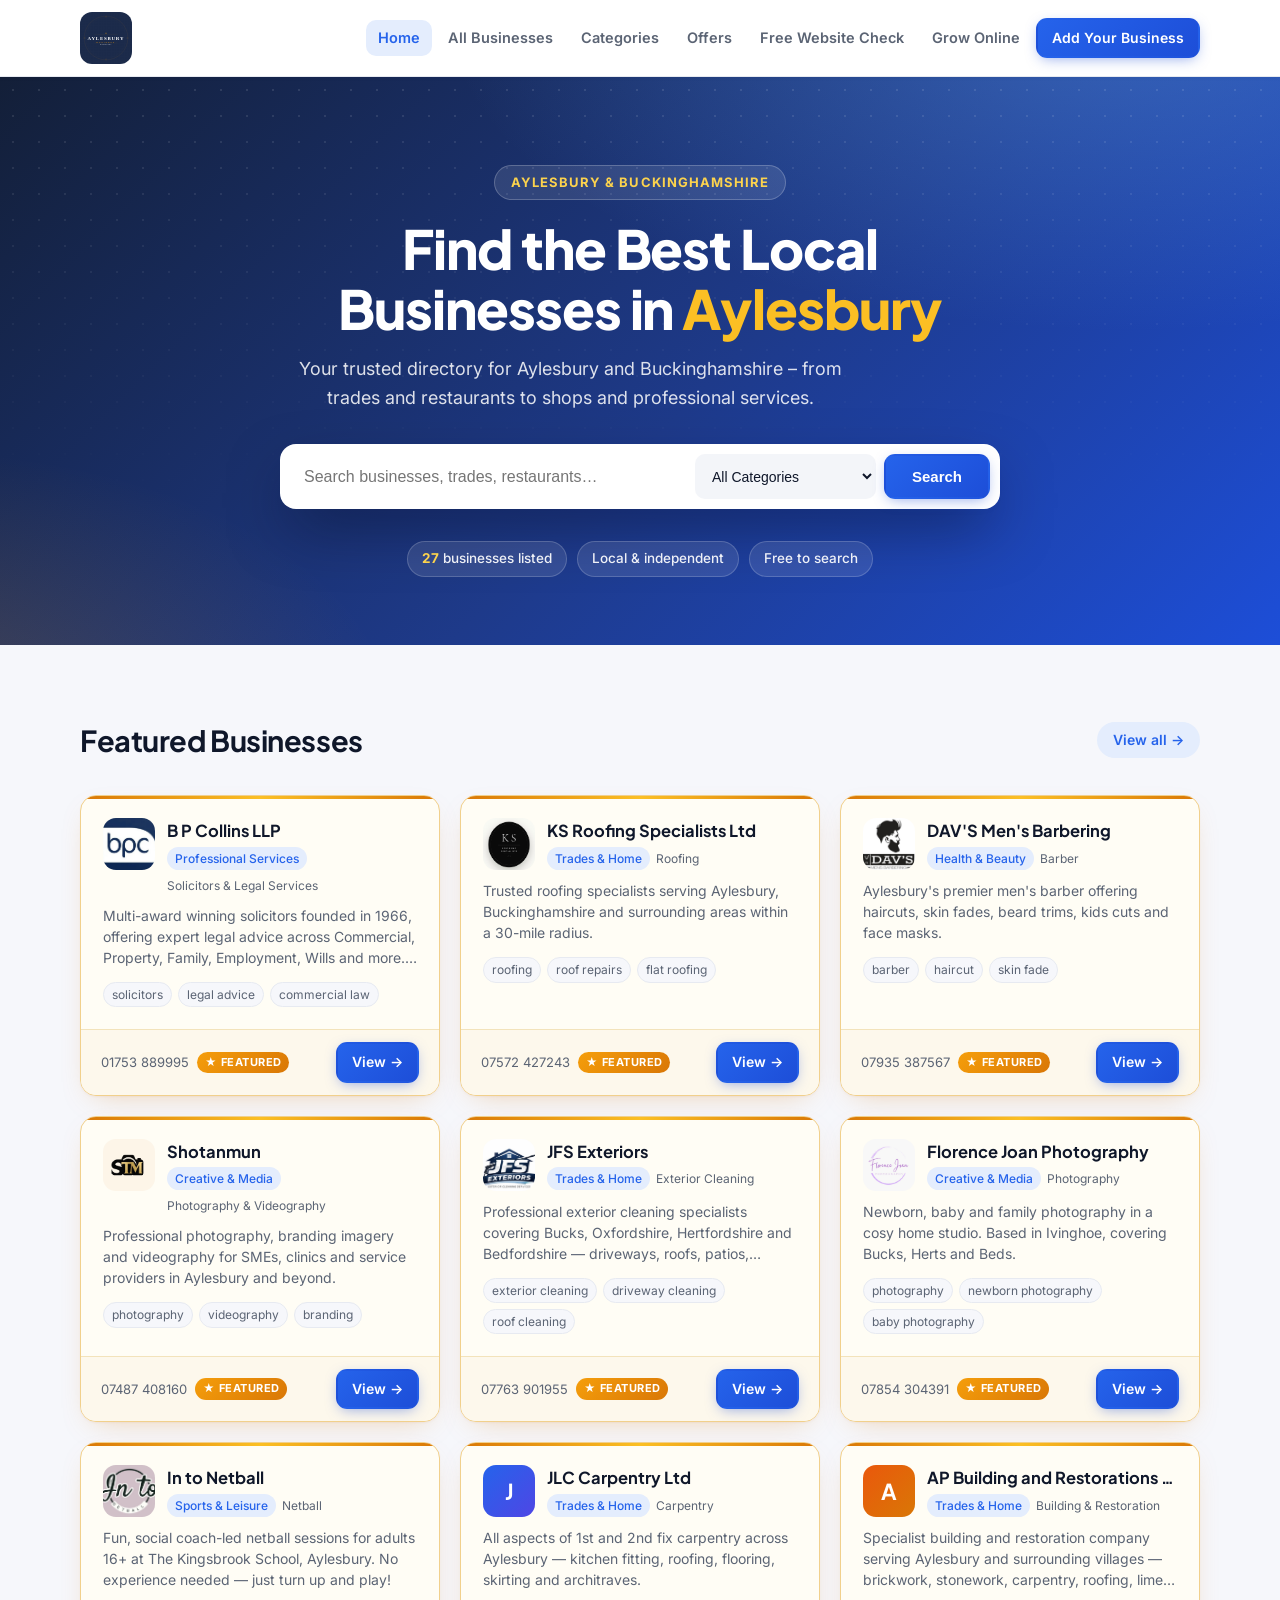
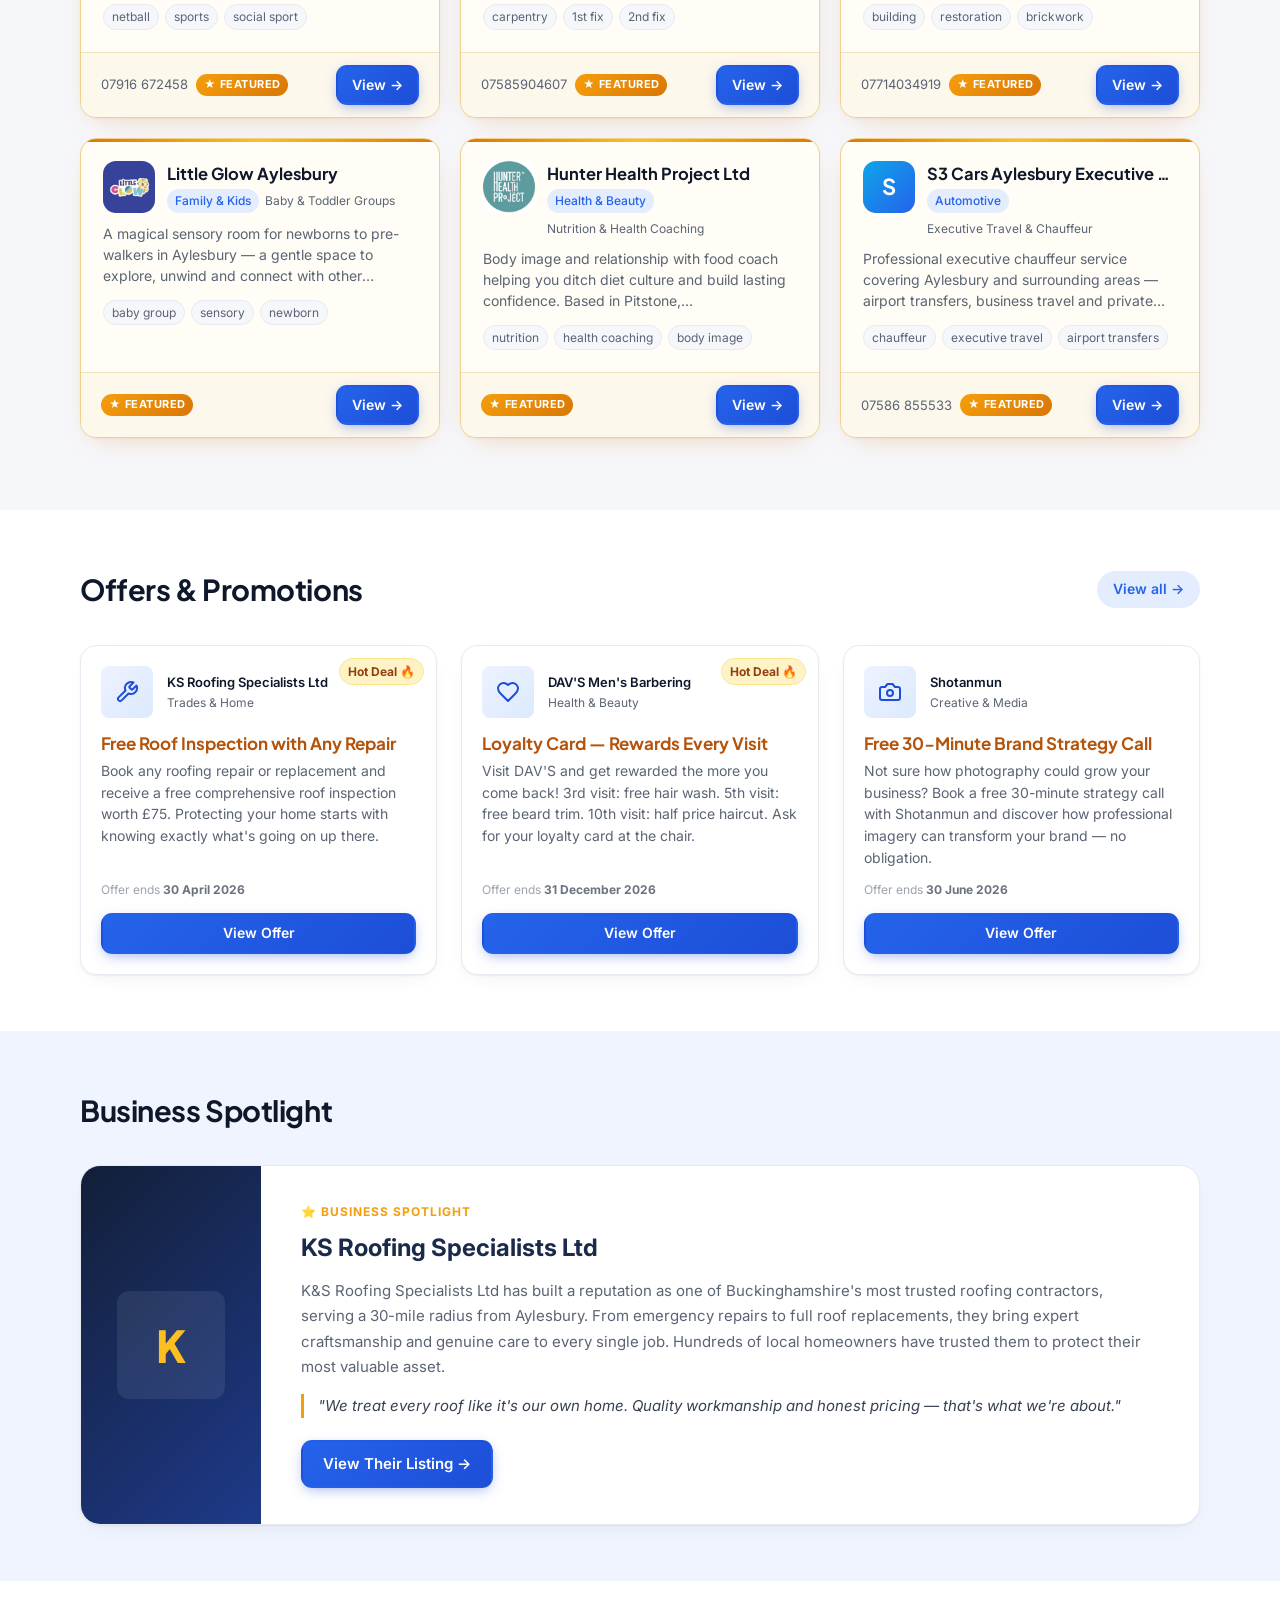
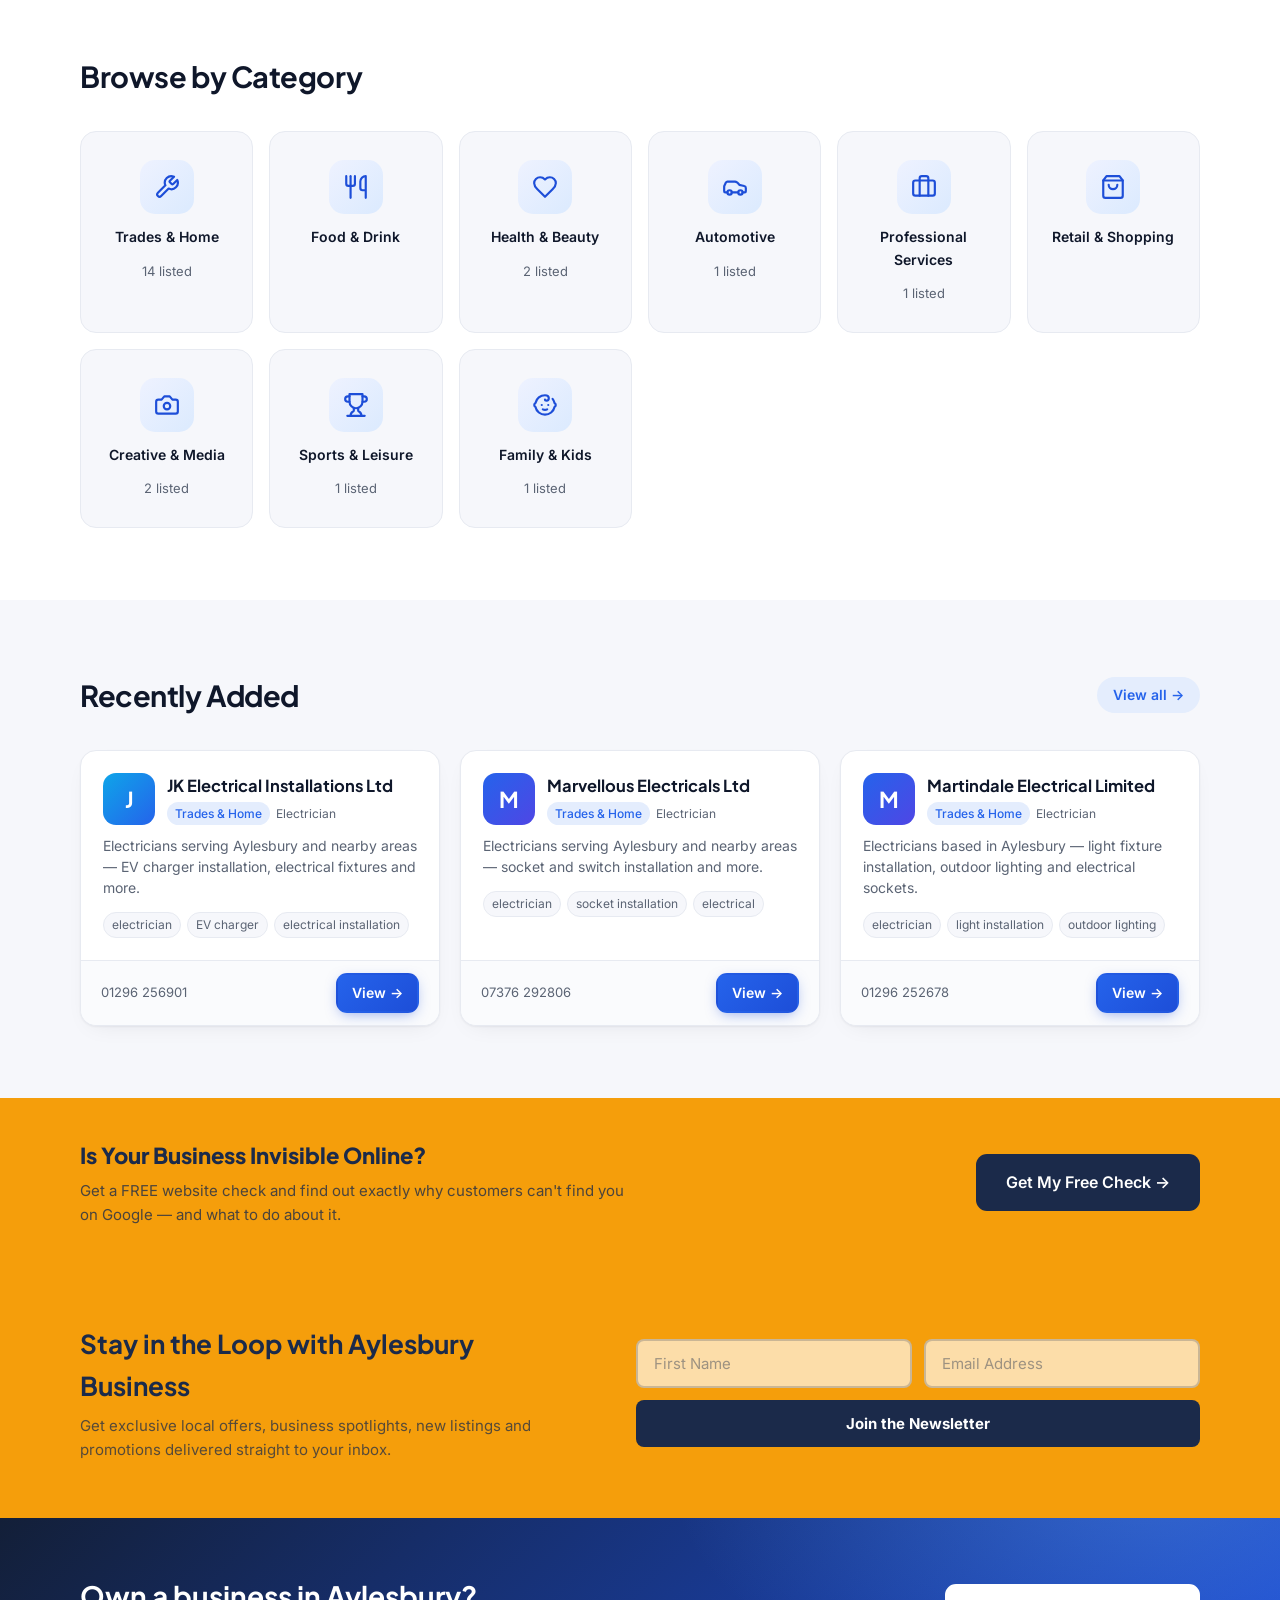
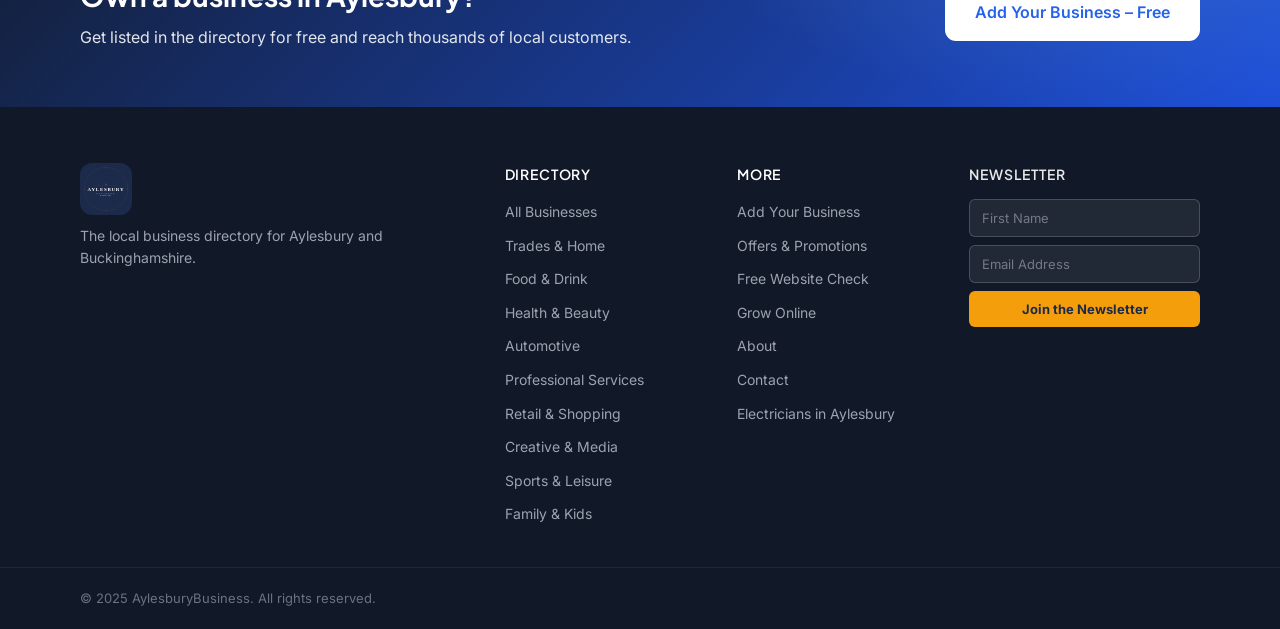
<file: index.html>
<!DOCTYPE html>
<html lang="en">
<head>
  <meta charset="UTF-8" />
  <meta name="viewport" content="width=device-width, initial-scale=1.0" />
  <title>Aylesbury Business Directory – Find Local Businesses in Aylesbury</title>
  <meta name="description" content="Discover the best local businesses in Aylesbury, Buckinghamshire. Search trades, restaurants, shops, health & beauty, automotive and professional services." />
  <link rel="stylesheet" href="css/style.css" />
  <link rel="preconnect" href="https://fonts.googleapis.com" />
  <link href="https://fonts.googleapis.com/css2?family=Inter:wght@400;500;600;700&family=Plus+Jakarta+Sans:wght@600;700;800&display=swap" rel="stylesheet" />
</head>
<body>

  <!-- Header -->
  <header class="site-header">
    <div class="container header-inner">
      <a href="index.html" class="logo">
        <img src="assets/images/logo.svg" alt="Aylesbury Business Directory" class="logo-img" />
      </a>
      <nav class="main-nav">
        <a href="index.html" class="nav-link active">Home</a>
        <a href="businesses.html" class="nav-link">All Businesses</a>
        <a href="#categories" class="nav-link">Categories</a>
        <a href="offers.html" class="nav-link">Offers</a>
        <a href="free-seo-audit.html" class="nav-link">Free Website Check</a>
        <a href="grow.html" class="nav-link">Grow Online</a>
        <a href="add-listing.html" class="btn btn-primary btn-sm">Add Your Business</a>
      </nav>
      <button class="nav-toggle" aria-label="Toggle menu" onclick="toggleNav()">&#9776;</button>
    </div>
  </header>

  <!-- Hero -->
  <section class="hero">
    <div class="container hero-inner">
      <div class="hero-text">
        <span class="hero-eyebrow">Aylesbury &amp; Buckinghamshire</span>
        <h1>Find the Best Local Businesses in <span class="highlight">Aylesbury</span></h1>
        <p class="hero-subtitle">Your trusted directory for Aylesbury and Buckinghamshire – from trades and restaurants to shops and professional services.</p>
      </div>
      <div class="search-bar-wrap">
        <form class="search-form" onsubmit="handleHeroSearch(event)">
          <input type="text" id="hero-search" class="search-input" placeholder="Search businesses, trades, restaurants…" autocomplete="off" />
          <select id="hero-category" class="search-select">
            <option value="">All Categories</option>
            <option value="trades">Trades &amp; Home</option>
            <option value="food-drink">Food &amp; Drink</option>
            <option value="health-beauty">Health &amp; Beauty</option>
            <option value="automotive">Automotive</option>
            <option value="professional-services">Professional Services</option>
            <option value="retail">Retail &amp; Shopping</option>
            <option value="creative-media">Creative &amp; Media</option>
            <option value="sports-leisure">Sports &amp; Leisure</option>
            <option value="family-kids">Family &amp; Kids</option>
          </select>
          <button type="submit" class="btn btn-primary search-btn">Search</button>
        </form>
      </div>
      <div class="hero-stats">
        <span class="hero-chip"><strong id="total-count">–</strong> businesses listed</span>
        <span class="hero-chip">Local &amp; independent</span>
        <span class="hero-chip">Free to search</span>
      </div>
    </div>
  </section>

  <!-- Featured Businesses -->
  <section class="section featured-section">
    <div class="container">
      <div class="section-header">
        <h2>Featured Businesses</h2>
        <a href="businesses.html" class="section-link">View all →</a>
      </div>
      <div class="cards-grid" id="featured-grid">
        <div class="skeleton-card"></div>
        <div class="skeleton-card"></div>
      </div>
    </div>
  </section>

  <!-- Offers & Promotions -->
  <section class="offers-section">
    <div class="container">
      <div class="section-header">
        <h2>Offers &amp; Promotions</h2>
        <a href="offers.html" class="section-link">View all →</a>
      </div>
      <div class="offer-grid" id="home-offers-grid">
        <div class="skeleton-card"></div>
        <div class="skeleton-card"></div>
        <div class="skeleton-card"></div>
      </div>
    </div>
  </section>

  <!-- Business Spotlight -->
  <section class="spotlight-section">
    <div class="container">
      <div class="section-header">
        <h2>Business Spotlight</h2>
      </div>
      <div id="spotlight-container"></div>
    </div>
  </section>

  <!-- Categories -->
  <section class="section categories-section" id="categories">
    <div class="container">
      <div class="section-header">
        <h2>Browse by Category</h2>
      </div>
      <div class="category-grid">
        <a href="businesses.html?category=trades" class="category-card">
          <span class="cat-icon" data-icon="trades"></span>
          <span class="cat-name">Trades &amp; Home</span>
          <span class="cat-count" data-cat="trades">–</span>
        </a>
        <a href="businesses.html?category=food-drink" class="category-card">
          <span class="cat-icon" data-icon="food-drink"></span>
          <span class="cat-name">Food &amp; Drink</span>
          <span class="cat-count" data-cat="food-drink">–</span>
        </a>
        <a href="businesses.html?category=health-beauty" class="category-card">
          <span class="cat-icon" data-icon="health-beauty"></span>
          <span class="cat-name">Health &amp; Beauty</span>
          <span class="cat-count" data-cat="health-beauty">–</span>
        </a>
        <a href="businesses.html?category=automotive" class="category-card">
          <span class="cat-icon" data-icon="automotive"></span>
          <span class="cat-name">Automotive</span>
          <span class="cat-count" data-cat="automotive">–</span>
        </a>
        <a href="businesses.html?category=professional-services" class="category-card">
          <span class="cat-icon" data-icon="professional-services"></span>
          <span class="cat-name">Professional Services</span>
          <span class="cat-count" data-cat="professional-services">–</span>
        </a>
        <a href="businesses.html?category=retail" class="category-card">
          <span class="cat-icon" data-icon="retail"></span>
          <span class="cat-name">Retail &amp; Shopping</span>
          <span class="cat-count" data-cat="retail">–</span>
        </a>
        <a href="businesses.html?category=creative-media" class="category-card">
          <span class="cat-icon" data-icon="creative-media"></span>
          <span class="cat-name">Creative &amp; Media</span>
          <span class="cat-count" data-cat="creative-media">–</span>
        </a>
        <a href="businesses.html?category=sports-leisure" class="category-card">
          <span class="cat-icon" data-icon="sports-leisure"></span>
          <span class="cat-name">Sports &amp; Leisure</span>
          <span class="cat-count" data-cat="sports-leisure">–</span>
        </a>
        <a href="businesses.html?category=family-kids" class="category-card">
          <span class="cat-icon" data-icon="family-kids"></span>
          <span class="cat-name">Family &amp; Kids</span>
          <span class="cat-count" data-cat="family-kids">–</span>
        </a>
      </div>
    </div>
  </section>

  <!-- Recent Listings -->
  <section class="section recent-section">
    <div class="container">
      <div class="section-header">
        <h2>Recently Added</h2>
        <a href="businesses.html" class="section-link">View all →</a>
      </div>
      <div class="cards-grid cards-grid--3" id="recent-grid">
        <div class="skeleton-card"></div>
        <div class="skeleton-card"></div>
        <div class="skeleton-card"></div>
      </div>
    </div>
  </section>

  <!-- SEO Audit Banner -->
  <section class="seo-audit-banner">
    <div class="container seo-audit-banner-inner">
      <div>
        <h2>Is Your Business Invisible Online?</h2>
        <p>Get a FREE website check and find out exactly why customers can't find you on Google — and what to do about it.</p>
      </div>
      <a href="free-seo-audit.html" class="btn btn-navy btn-lg">Get My Free Check →</a>
    </div>
  </section>

  <!-- Newsletter -->
  <section class="newsletter-band">
    <div class="container newsletter-inner">
      <div class="newsletter-copy">
        <h2>Stay in the Loop with Aylesbury Business</h2>
        <p>Get exclusive local offers, business spotlights, new listings and promotions delivered straight to your inbox.</p>
      </div>
      <div>
        <form class="newsletter-form" name="newsletter-signup" data-netlify="true" onsubmit="handleNewsletter(event, this, 'nl-thanks-home')">
          <input type="hidden" name="form-name" value="newsletter-signup" />
          <div class="nl-row">
            <input type="text" name="first-name" placeholder="First Name" required />
            <input type="email" name="email" placeholder="Email Address" required />
          </div>
          <button type="submit" class="newsletter-submit">Join the Newsletter</button>
        </form>
        <div class="newsletter-thanks" id="nl-thanks-home">You're in! Welcome to the Aylesbury Business community 🎉</div>
      </div>
    </div>
  </section>

  <!-- CTA Banner -->
  <section class="cta-banner">
    <div class="container cta-inner">
      <div>
        <h2>Own a business in Aylesbury?</h2>
        <p>Get listed in the directory for free and reach thousands of local customers.</p>
      </div>
      <a href="add-listing.html" class="btn btn-white btn-lg">Add Your Business – Free</a>
    </div>
  </section>

  <!-- Footer -->
  <footer class="site-footer">
    <div class="container footer-inner">
      <div class="footer-brand">
        <a href="index.html" class="logo">
          <img src="assets/images/logo.svg" alt="Aylesbury Business Directory" class="logo-img" />
        </a>
        <p>The local business directory for Aylesbury and Buckinghamshire.</p>
      </div>
      <div class="footer-links">
        <h4>Directory</h4>
        <ul>
          <li><a href="businesses.html">All Businesses</a></li>
          <li><a href="businesses.html?category=trades">Trades &amp; Home</a></li>
          <li><a href="businesses.html?category=food-drink">Food &amp; Drink</a></li>
          <li><a href="businesses.html?category=health-beauty">Health &amp; Beauty</a></li>
          <li><a href="businesses.html?category=automotive">Automotive</a></li>
          <li><a href="businesses.html?category=professional-services">Professional Services</a></li>
          <li><a href="businesses.html?category=retail">Retail &amp; Shopping</a></li>
          <li><a href="businesses.html?category=creative-media">Creative &amp; Media</a></li>
          <li><a href="businesses.html?category=sports-leisure">Sports &amp; Leisure</a></li>
          <li><a href="businesses.html?category=family-kids">Family &amp; Kids</a></li>
        </ul>
      </div>
      <div class="footer-links">
        <h4>More</h4>
        <ul>
          <li><a href="add-listing.html">Add Your Business</a></li>
          <li><a href="offers.html">Offers &amp; Promotions</a></li>
          <li><a href="free-seo-audit.html">Free Website Check</a></li>
          <li><a href="grow.html">Grow Online</a></li>
          <li><a href="about.html">About</a></li>
          <li><a href="contact.html">Contact</a></li>
          <li><a href="electricians-aylesbury.html">Electricians in Aylesbury</a></li>
        </ul>
      </div>
      <div class="footer-newsletter">
        <h4>Newsletter</h4>
        <form class="footer-nl-form" name="newsletter-signup" onsubmit="handleFooterNl(event, this, 'footer-nl-thanks-home')">
          <input type="hidden" name="form-name" value="newsletter-signup" />
          <input type="text" name="first-name" placeholder="First Name" />
          <input type="email" name="email" placeholder="Email Address" required />
          <button type="submit" class="footer-nl-submit">Join the Newsletter</button>
        </form>
        <div class="footer-nl-thanks" id="footer-nl-thanks-home">You're in! 🎉</div>
      </div>
    </div>
    <div class="footer-bottom">
      <div class="container">
        <p>&copy; 2025 AylesburyBusiness. All rights reserved.</p>
      </div>
    </div>
  </footer>

  <script src="js/data.js"></script>
  <script src="js/main.js"></script>
  <script>
    async function loadOffers() {
      const res = await fetch('data/offers.json');
      return res.json();
    }
    async function loadSpotlights() {
      const res = await fetch('data/spotlights.json');
      return res.json();
    }
    function formatExpiry(dateStr) {
      const d = new Date(dateStr);
      return d.toLocaleDateString('en-GB', { day: 'numeric', month: 'long', year: 'numeric' });
    }
    function renderOfferCard(o) {
      const catLabel = getCategoryLabel(o.category);
      const icon = o.logo ? `<img src="${o.logo}" alt="${o.businessName}" />` : (getCategoryIcon(o.category) || '🏢');
      const badge = o.featured ? '<span class="offer-hot-badge">Hot Deal 🔥</span>' : '';
      return `<div class="offer-card">${badge}<div class="offer-card-header"><div class="offer-logo">${icon}</div><div><div class="offer-biz-name">${o.businessName}</div><div class="offer-biz-cat">${catLabel}</div></div></div><div class="offer-card-body"><div class="offer-title">${o.offerTitle}</div><p class="offer-desc">${o.offerDescription}</p><p class="offer-expiry">Offer ends <strong>${formatExpiry(o.expiryDate)}</strong></p><a href="business.html?slug=${o.slug}" class="btn btn-primary btn-sm">View Offer</a></div></div>`;
    }
    function renderSpotlight(s) {
      const logo = s.logo ? `<img src="${s.logo}" alt="${s.businessName}" />` : `<span class="spotlight-initial">${s.businessName.charAt(0).toUpperCase()}</span>`;
      return `<div class="spotlight-card"><div class="spotlight-logo-col"><div class="spotlight-logo">${logo}</div></div><div class="spotlight-body"><div class="spotlight-label">⭐ Business Spotlight</div><div class="spotlight-name">${s.businessName}</div><p class="spotlight-story">${s.story}</p><blockquote class="spotlight-quote">"${s.ownerQuote}"</blockquote><a href="business.html?slug=${s.slug}" class="btn btn-primary">View Their Listing →</a></div></div>`;
    }

    document.addEventListener('DOMContentLoaded', () => {
      loadListings().then(listings => {
        document.getElementById('total-count').textContent = listings.length;
        updateCategoryCounts(listings);
        renderFeatured(listings, 'featured-grid');
        renderRecent(listings, 'recent-grid', 3);
      });
      loadOffers().then(offers => {
        document.getElementById('home-offers-grid').innerHTML = offers.slice(0,3).map(renderOfferCard).join('');
      });
      loadSpotlights().then(spots => {
        if (spots.length) document.getElementById('spotlight-container').innerHTML = renderSpotlight(spots[0]);
      });
    });

    function handleNewsletter(e, form, thanksId) {
      e.preventDefault();
      const data = new FormData(form);
      fetch('/', { method: 'POST', headers: { 'Content-Type': 'application/x-www-form-urlencoded' }, body: new URLSearchParams(data).toString() })
        .then(() => { form.style.display = 'none'; document.getElementById(thanksId).classList.add('visible'); })
        .catch(() => form.submit());
    }
    function handleFooterNl(e, form, thanksId) {
      e.preventDefault();
      const data = new FormData(form);
      fetch('/', { method: 'POST', headers: { 'Content-Type': 'application/x-www-form-urlencoded' }, body: new URLSearchParams(data).toString() })
        .then(() => { form.style.display = 'none'; document.getElementById(thanksId).classList.add('visible'); })
        .catch(() => form.submit());
    }

    function handleHeroSearch(e) {
      e.preventDefault();
      const query = document.getElementById('hero-search').value.trim();
      const category = document.getElementById('hero-category').value;
      const params = new URLSearchParams();
      if (query) params.set('q', query);
      if (category) params.set('category', category);
      window.location.href = 'businesses.html' + (params.toString() ? '?' + params.toString() : '');
    }
  </script>
</body>
</html>
</file>
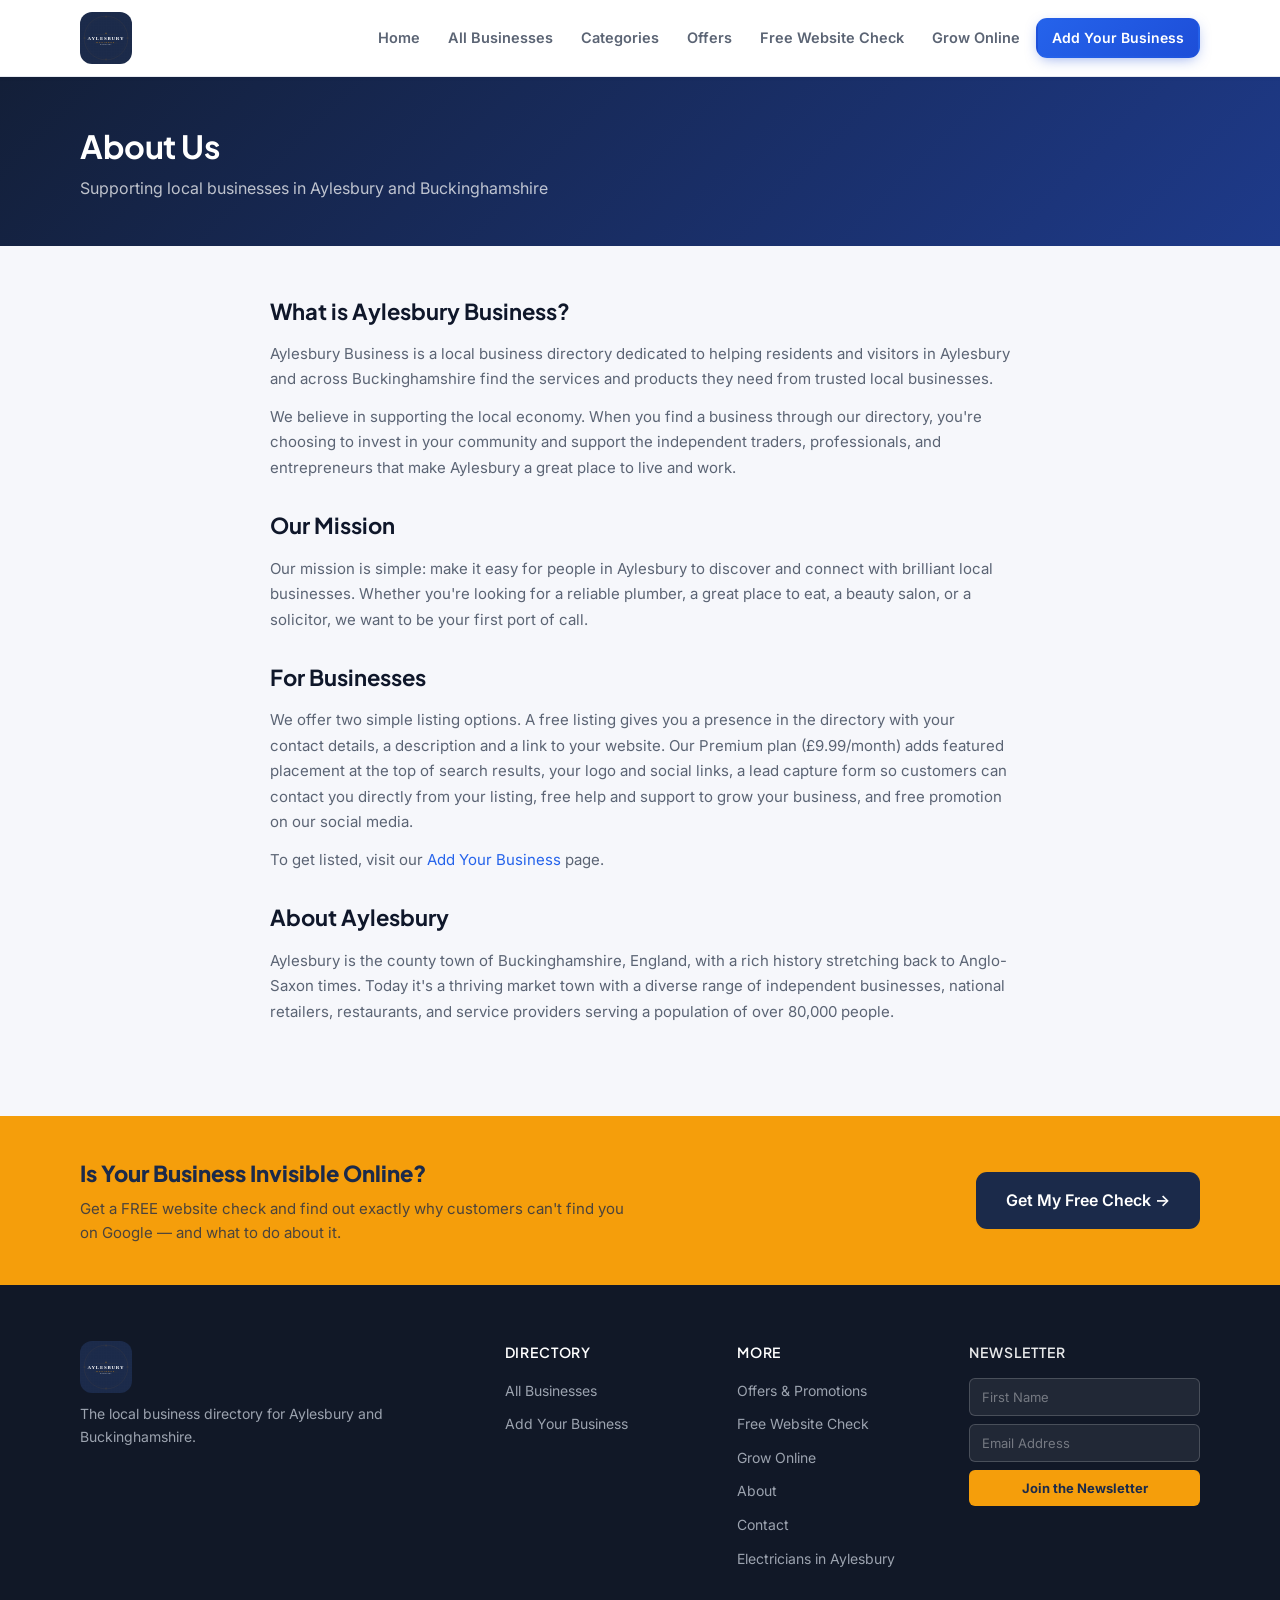
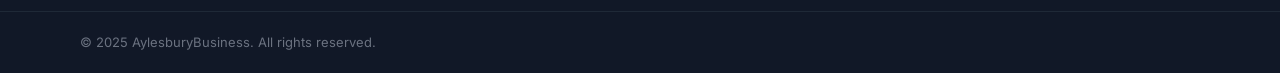
<file: about.html>
<!DOCTYPE html>
<html lang="en">
<head>
  <meta charset="UTF-8" />
  <meta name="viewport" content="width=device-width, initial-scale=1.0" />
  <title>About – Aylesbury Business Directory</title>
  <meta name="description" content="Learn about the Aylesbury Business Directory – helping local businesses connect with customers across Buckinghamshire." />
  <link rel="stylesheet" href="css/style.css" />
  <link rel="preconnect" href="https://fonts.googleapis.com" />
  <link href="https://fonts.googleapis.com/css2?family=Inter:wght@400;500;600;700&family=Plus+Jakarta+Sans:wght@600;700;800&display=swap" rel="stylesheet" />
</head>
<body>

  <header class="site-header">
    <div class="container header-inner">
      <a href="index.html" class="logo">
        <img src="assets/images/logo.svg" alt="Aylesbury Business Directory" class="logo-img" />
      </a>
      <nav class="main-nav">
        <a href="index.html" class="nav-link">Home</a>
        <a href="businesses.html" class="nav-link">All Businesses</a>
        <a href="index.html#categories" class="nav-link">Categories</a>
        <a href="offers.html" class="nav-link">Offers</a>
        <a href="free-seo-audit.html" class="nav-link">Free Website Check</a>
        <a href="grow.html" class="nav-link">Grow Online</a>
        <a href="add-listing.html" class="btn btn-primary btn-sm">Add Your Business</a>
      </nav>
      <button class="nav-toggle" aria-label="Toggle menu" onclick="toggleNav()">&#9776;</button>
    </div>
  </header>

  <section class="page-header">
    <div class="container">
      <h1>About Us</h1>
      <p>Supporting local businesses in Aylesbury and Buckinghamshire</p>
    </div>
  </section>

  <section class="content-page">
    <div class="container">
      <div class="content-wrap">
        <h2>What is Aylesbury Business?</h2>
        <p>Aylesbury Business is a local business directory dedicated to helping residents and visitors in Aylesbury and across Buckinghamshire find the services and products they need from trusted local businesses.</p>
        <p>We believe in supporting the local economy. When you find a business through our directory, you're choosing to invest in your community and support the independent traders, professionals, and entrepreneurs that make Aylesbury a great place to live and work.</p>

        <h2>Our Mission</h2>
        <p>Our mission is simple: make it easy for people in Aylesbury to discover and connect with brilliant local businesses. Whether you're looking for a reliable plumber, a great place to eat, a beauty salon, or a solicitor, we want to be your first port of call.</p>

        <h2>For Businesses</h2>
        <p>We offer two simple listing options. A free listing gives you a presence in the directory with your contact details, a description and a link to your website. Our Premium plan (£9.99/month) adds featured placement at the top of search results, your logo and social links, a lead capture form so customers can contact you directly from your listing, free help and support to grow your business, and free promotion on our social media.</p>
        <p>To get listed, visit our <a href="add-listing.html">Add Your Business</a> page.</p>

        <h2>About Aylesbury</h2>
        <p>Aylesbury is the county town of Buckinghamshire, England, with a rich history stretching back to Anglo-Saxon times. Today it's a thriving market town with a diverse range of independent businesses, national retailers, restaurants, and service providers serving a population of over 80,000 people.</p>
      </div>
    </div>
  </section>

  <!-- SEO Audit Banner -->
  <section class="seo-audit-banner">
    <div class="container seo-audit-banner-inner">
      <div>
        <h2>Is Your Business Invisible Online?</h2>
        <p>Get a FREE website check and find out exactly why customers can't find you on Google — and what to do about it.</p>
      </div>
      <a href="free-seo-audit.html" class="btn btn-navy btn-lg">Get My Free Check →</a>
    </div>
  </section>

  <footer class="site-footer">
    <div class="container footer-inner">
      <div class="footer-brand">
        <a href="index.html" class="logo">
          <img src="assets/images/logo.svg" alt="Aylesbury Business Directory" class="logo-img" />
        </a>
        <p>The local business directory for Aylesbury and Buckinghamshire.</p>
      </div>
      <div class="footer-links">
        <h4>Directory</h4>
        <ul>
          <li><a href="businesses.html">All Businesses</a></li>
          <li><a href="add-listing.html">Add Your Business</a></li>
        </ul>
      </div>
      <div class="footer-links">
        <h4>More</h4>
        <ul>
          <li><a href="offers.html">Offers &amp; Promotions</a></li>
          <li><a href="free-seo-audit.html">Free Website Check</a></li>
          <li><a href="grow.html">Grow Online</a></li>
          <li><a href="about.html">About</a></li>
          <li><a href="contact.html">Contact</a></li>
          <li><a href="electricians-aylesbury.html">Electricians in Aylesbury</a></li>
        </ul>
      </div>
      <div class="footer-newsletter">
        <h4>Newsletter</h4>
        <form class="footer-nl-form" name="newsletter-signup" onsubmit="handleFooterNl(event, this, 'footer-nl-thanks-about')">
          <input type="hidden" name="form-name" value="newsletter-signup" />
          <input type="text" name="first-name" placeholder="First Name" />
          <input type="email" name="email" placeholder="Email Address" required />
          <button type="submit" class="footer-nl-submit">Join the Newsletter</button>
        </form>
        <div class="footer-nl-thanks" id="footer-nl-thanks-about">You're in! 🎉</div>
      </div>
    </div>
    <div class="footer-bottom">
      <div class="container">
        <p>&copy; 2025 AylesburyBusiness. All rights reserved.</p>
      </div>
    </div>
  </footer>

  <script src="js/main.js"></script>
  <script>
    function handleFooterNl(e, form, thanksId) {
      e.preventDefault();
      const data = new FormData(form);
      fetch('/', { method: 'POST', headers: { 'Content-Type': 'application/x-www-form-urlencoded' }, body: new URLSearchParams(data).toString() })
        .then(() => { form.style.display = 'none'; document.getElementById(thanksId).classList.add('visible'); })
        .catch(() => form.submit());
    }
  </script>
</body>
</html>
</file>
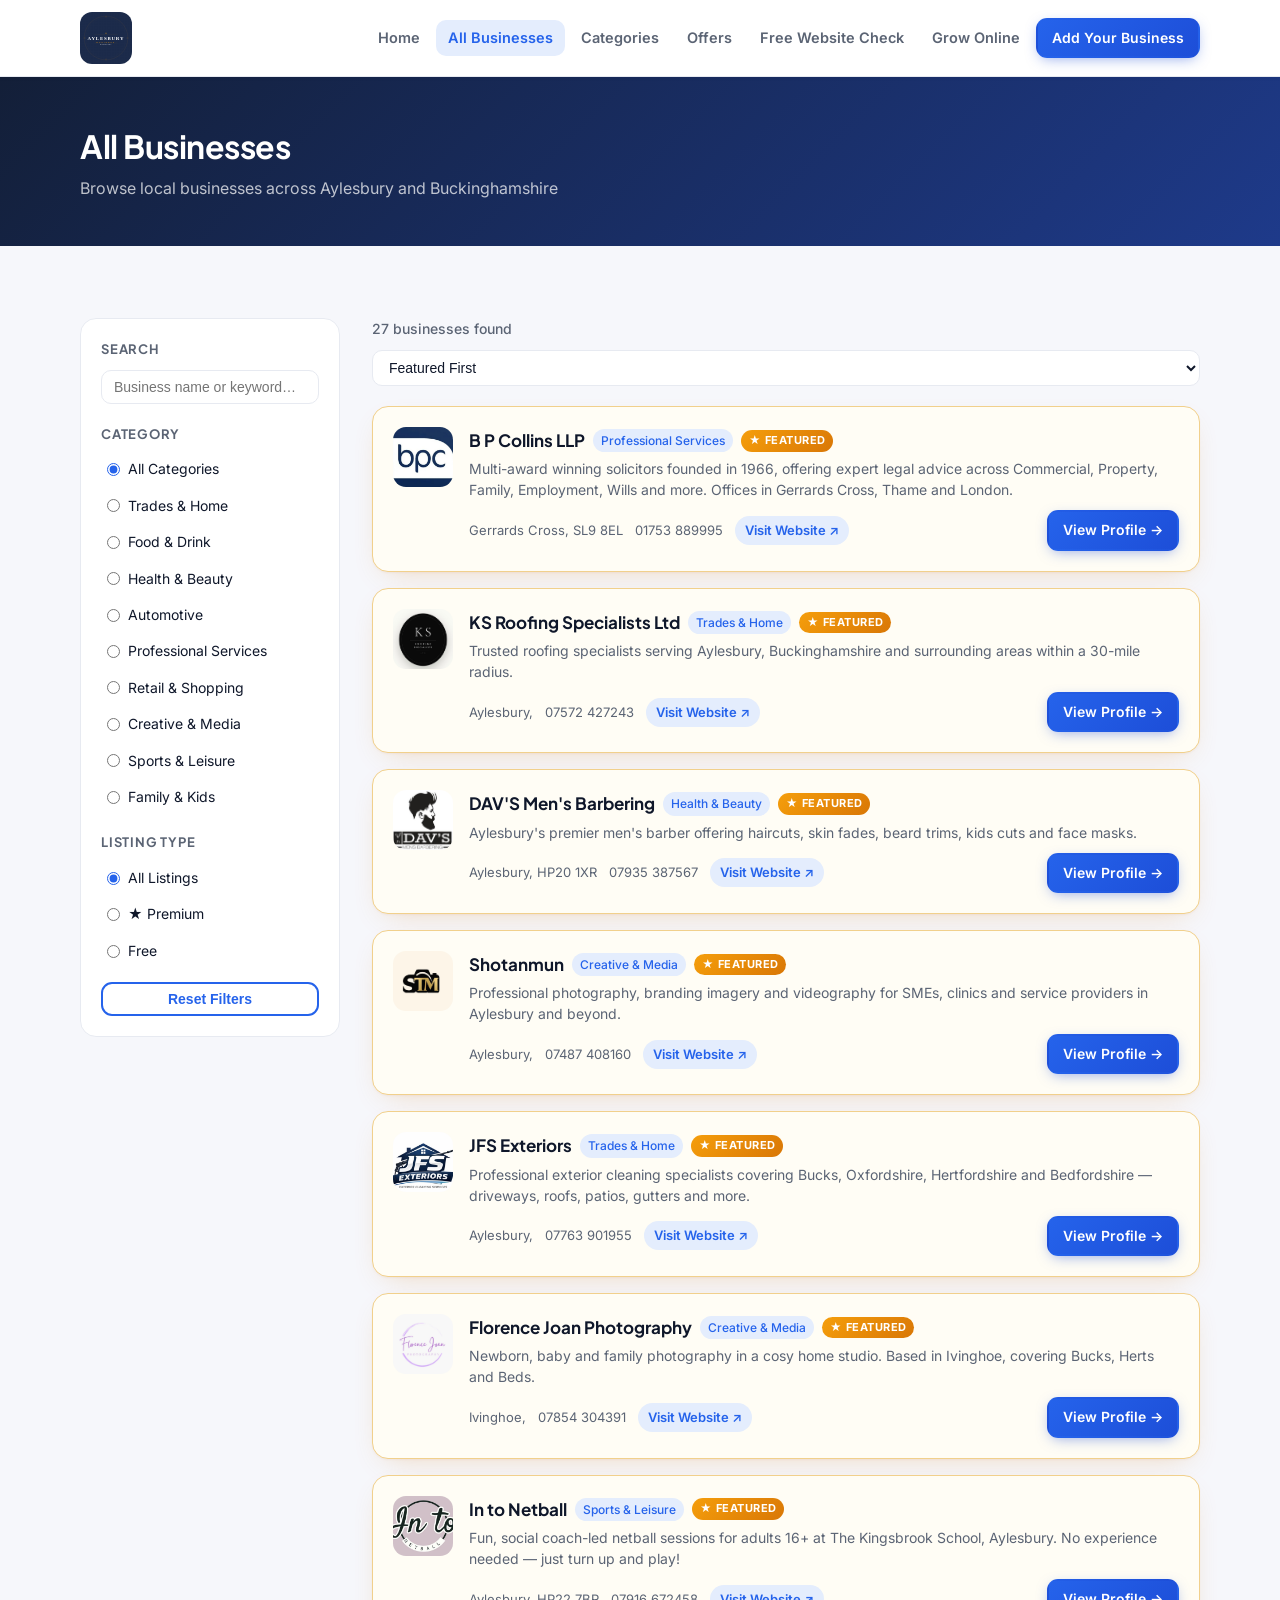
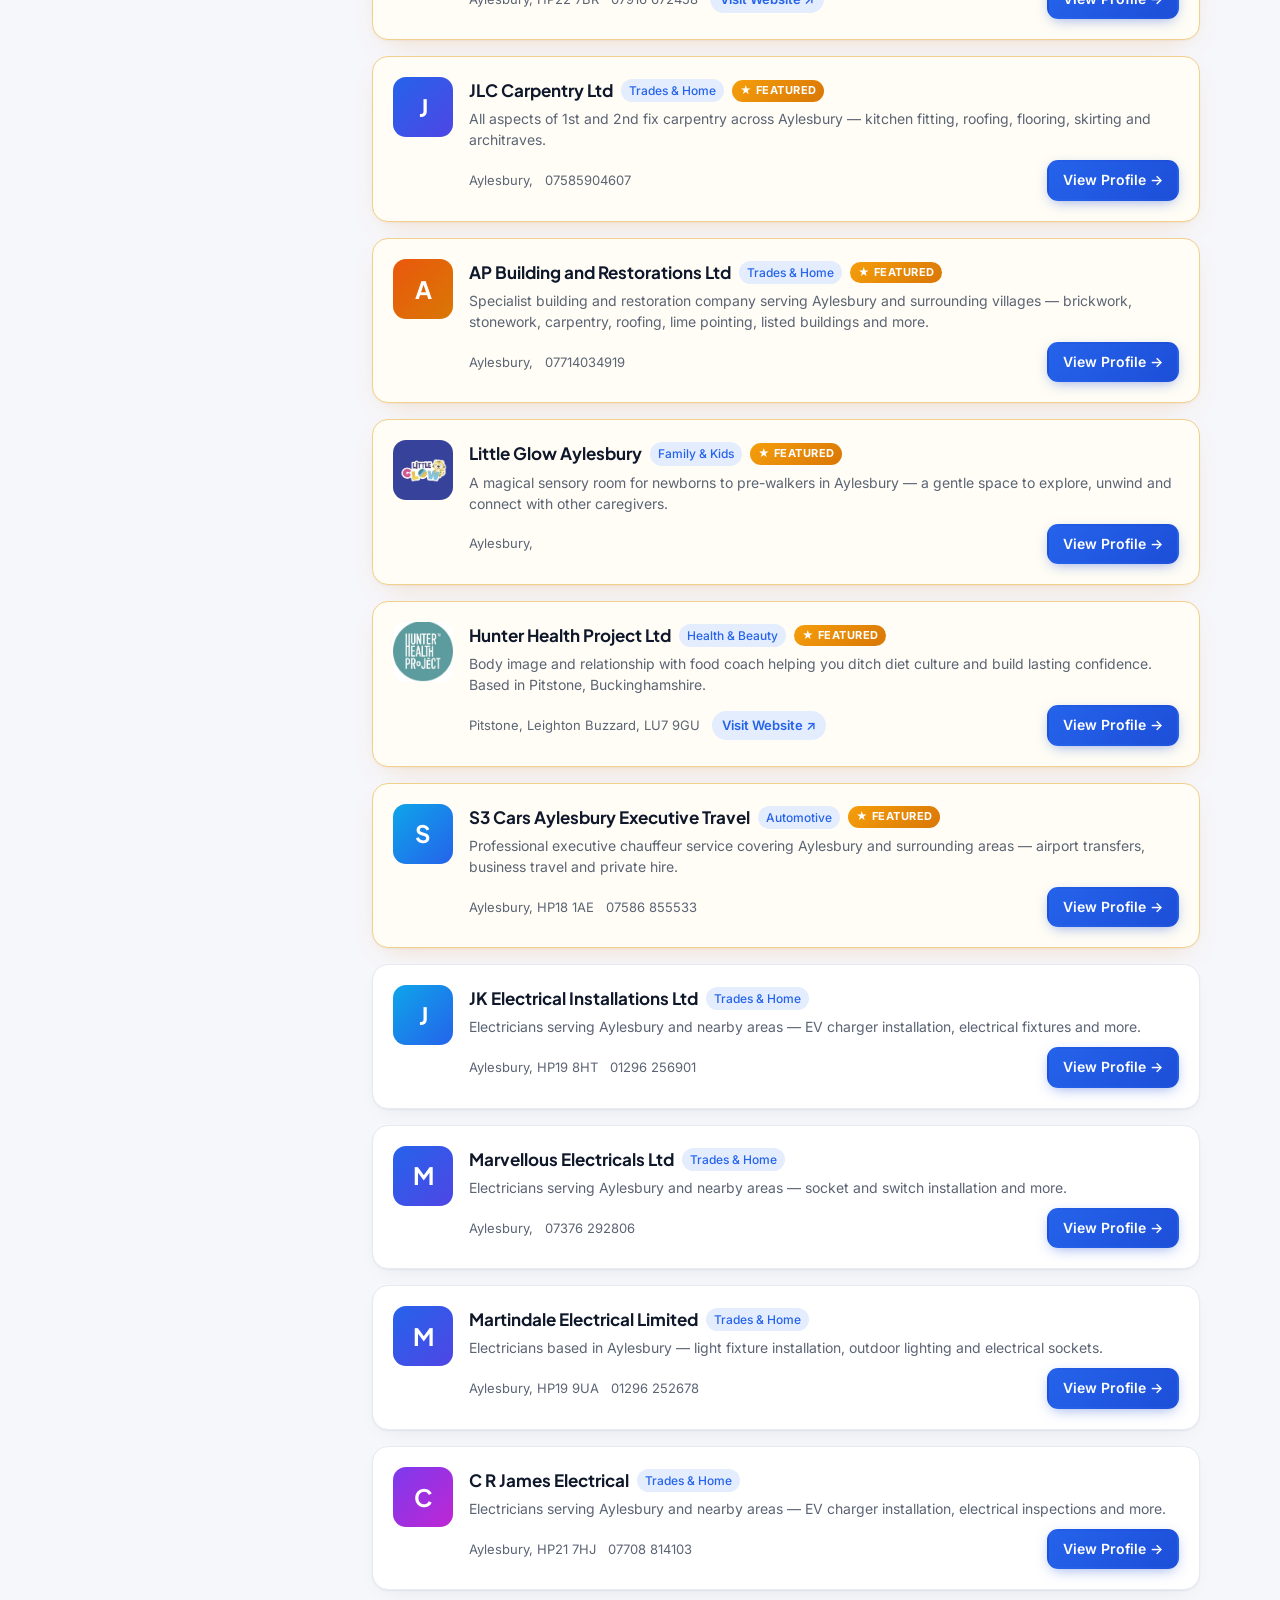
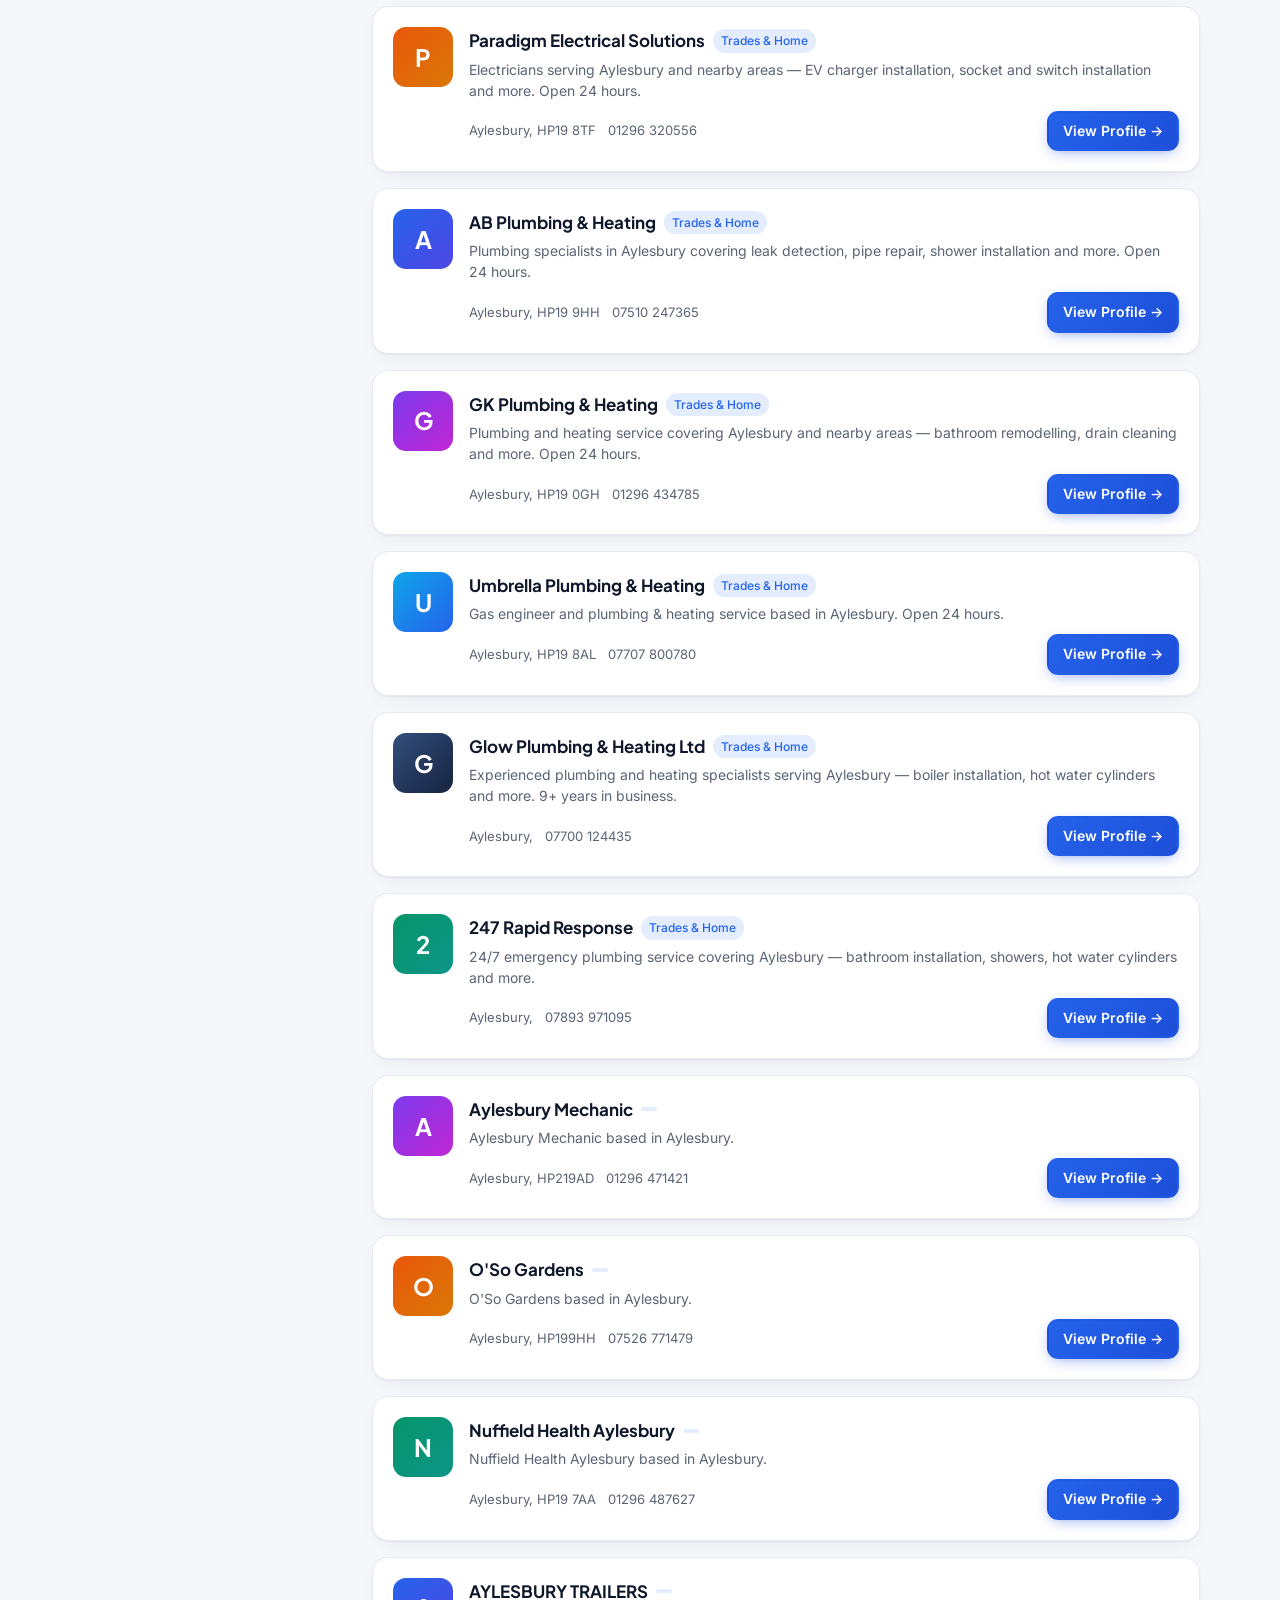
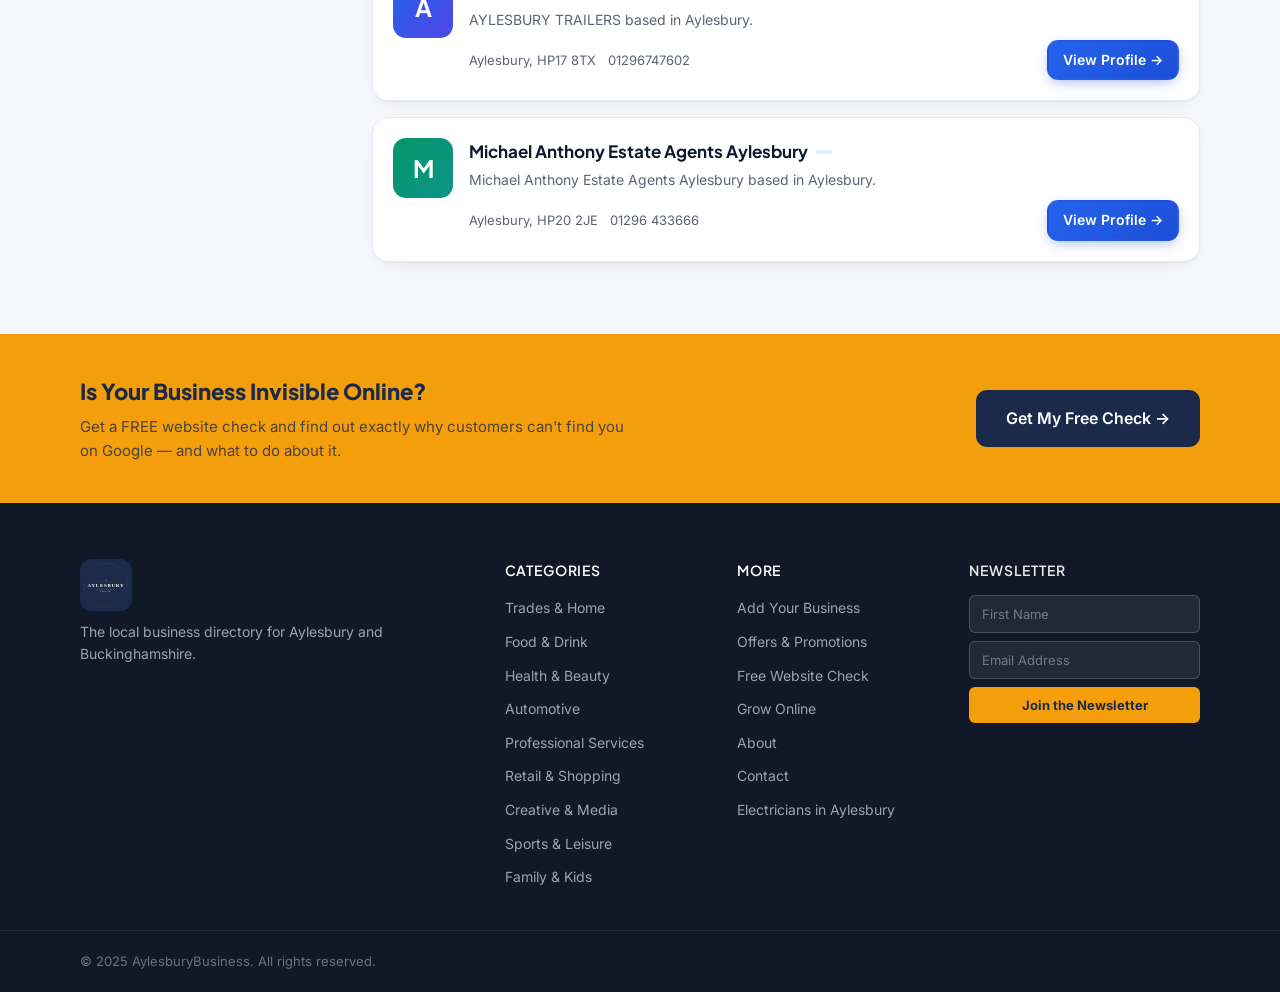
<file: business.html>
<!DOCTYPE html>
<html lang="en">
<head>
  <meta charset="UTF-8" />
  <meta name="viewport" content="width=device-width, initial-scale=1.0" />
  <title id="page-title">Business – Aylesbury Business Directory</title>
  <meta name="description" id="page-desc" content="Business listing on Aylesbury Business Directory." />
  <link rel="stylesheet" href="css/style.css" />
  <link rel="preconnect" href="https://fonts.googleapis.com" />
  <link href="https://fonts.googleapis.com/css2?family=Inter:wght@400;500;600;700&family=Plus+Jakarta+Sans:wght@600;700;800&display=swap" rel="stylesheet" />
</head>
<body>

  <!-- Header -->
  <header class="site-header">
    <div class="container header-inner">
      <a href="index.html" class="logo">
        <img src="assets/images/logo.svg" alt="Aylesbury Business Directory" class="logo-img" />
      </a>
      <nav class="main-nav">
        <a href="index.html" class="nav-link">Home</a>
        <a href="businesses.html" class="nav-link">All Businesses</a>
        <a href="index.html#categories" class="nav-link">Categories</a>
        <a href="offers.html" class="nav-link">Offers</a>
        <a href="free-seo-audit.html" class="nav-link">Free Website Check</a>
        <a href="grow.html" class="nav-link">Grow Online</a>
        <a href="add-listing.html" class="btn btn-primary btn-sm">Add Your Business</a>
      </nav>
      <button class="nav-toggle" aria-label="Toggle menu" onclick="toggleNav()">&#9776;</button>
    </div>
  </header>

  <!-- Breadcrumb -->
  <div class="breadcrumb">
    <div class="container">
      <a href="index.html">Home</a> &rsaquo;
      <a href="businesses.html">Businesses</a> &rsaquo;
      <span id="breadcrumb-name">Loading…</span>
    </div>
  </div>

  <!-- Business Profile -->
  <section class="section profile-section">
    <div class="container profile-layout">

      <!-- Main Column -->
      <main class="profile-main" id="profile-main">
        <div class="skeleton-card" style="height:200px"></div>
      </main>

      <!-- Sidebar -->
      <aside class="profile-sidebar" id="profile-sidebar">
        <div class="skeleton-card" style="height:300px"></div>
      </aside>

    </div>
  </section>

  <!-- Footer -->
  <!-- SEO Audit Banner -->
  <section class="seo-audit-banner">
    <div class="container seo-audit-banner-inner">
      <div>
        <h2>Is Your Business Invisible Online?</h2>
        <p>Get a FREE website check and find out exactly why customers can't find you on Google — and what to do about it.</p>
      </div>
      <a href="free-seo-audit.html" class="btn btn-navy btn-lg">Get My Free Check →</a>
    </div>
  </section>

  <footer class="site-footer">
    <div class="container footer-inner">
      <div class="footer-brand">
        <a href="index.html" class="logo">
          <img src="assets/images/logo.svg" alt="Aylesbury Business Directory" class="logo-img" />
        </a>
        <p>The local business directory for Aylesbury and Buckinghamshire.</p>
      </div>
      <div class="footer-links">
        <h4>Categories</h4>
        <ul>
          <li><a href="businesses.html?category=trades">Trades &amp; Home</a></li>
          <li><a href="businesses.html?category=food-drink">Food &amp; Drink</a></li>
          <li><a href="businesses.html?category=health-beauty">Health &amp; Beauty</a></li>
          <li><a href="businesses.html?category=automotive">Automotive</a></li>
          <li><a href="businesses.html?category=professional-services">Professional Services</a></li>
          <li><a href="businesses.html?category=retail">Retail &amp; Shopping</a></li>
          <li><a href="businesses.html?category=creative-media">Creative &amp; Media</a></li>
          <li><a href="businesses.html?category=sports-leisure">Sports &amp; Leisure</a></li>
          <li><a href="businesses.html?category=family-kids">Family &amp; Kids</a></li>
        </ul>
      </div>
      <div class="footer-links">
        <h4>More</h4>
        <ul>
          <li><a href="add-listing.html">Add Your Business</a></li>
          <li><a href="offers.html">Offers &amp; Promotions</a></li>
          <li><a href="free-seo-audit.html">Free Website Check</a></li>
          <li><a href="grow.html">Grow Online</a></li>
          <li><a href="about.html">About</a></li>
          <li><a href="contact.html">Contact</a></li>
          <li><a href="electricians-aylesbury.html">Electricians in Aylesbury</a></li>
        </ul>
      </div>
      <div class="footer-newsletter">
        <h4>Newsletter</h4>
        <form class="footer-nl-form" name="newsletter-signup" onsubmit="handleFooterNl(event, this, 'footer-nl-thanks-biz-profile')">
          <input type="hidden" name="form-name" value="newsletter-signup" />
          <input type="text" name="first-name" placeholder="First Name" />
          <input type="email" name="email" placeholder="Email Address" required />
          <button type="submit" class="footer-nl-submit">Join the Newsletter</button>
        </form>
        <div class="footer-nl-thanks" id="footer-nl-thanks-biz-profile">You're in! 🎉</div>
      </div>
    </div>
    <div class="footer-bottom">
      <div class="container">
        <p>&copy; 2025 AylesburyBusiness. All rights reserved.</p>
      </div>
    </div>
  </footer>

  <script src="js/data.js"></script>
  <script src="js/main.js"></script>
  <script>
    function handleFooterNl(e, form, thanksId) {
      e.preventDefault();
      const data = new FormData(form);
      fetch('/', { method: 'POST', headers: { 'Content-Type': 'application/x-www-form-urlencoded' }, body: new URLSearchParams(data).toString() })
        .then(() => { form.style.display = 'none'; document.getElementById(thanksId).classList.add('visible'); })
        .catch(() => form.submit());
    }

    function handleLeadSubmit(e) {
      e.preventDefault();
      const form = e.target;
      const btn = document.getElementById('lead-submit-btn');
      btn.disabled = true;
      btn.textContent = 'Sending…';
      const data = new URLSearchParams(new FormData(form)).toString();
      fetch('/.netlify/functions/business-lead', {
        method: 'POST',
        headers: { 'Content-Type': 'application/x-www-form-urlencoded' },
        body: data,
      })
        .then(res => res.json())
        .then(result => {
          if (result.ok) {
            form.style.display = 'none';
            document.getElementById('lead-thanks').classList.add('visible');
          } else {
            throw new Error(result.error || 'send failed');
          }
        })
        .catch(() => {
          btn.disabled = false;
          btn.textContent = 'Send Enquiry →';
          alert('Sorry, something went wrong sending your enquiry. Please try again, or call the business directly.');
        });
    }
    document.addEventListener('DOMContentLoaded', () => {
      const params = new URLSearchParams(window.location.search);
      const slug = params.get('slug');

      if (!slug) {
        window.location.href = 'businesses.html';
        return;
      }

      loadListings().then(listings => {
        const business = listings.find(b => b.slug === slug);
        if (!business) {
          document.getElementById('profile-main').innerHTML = '<div class="error-state"><h2>Business not found</h2><p><a href="businesses.html">Back to all businesses</a></p></div>';
          return;
        }

        document.title = business.name + ' – Aylesbury Business Directory';
        document.getElementById('page-desc').setAttribute('content', business.shortDescription);
        document.getElementById('breadcrumb-name').textContent = business.name;

        renderProfile(business);
      });
    });

    function renderProfile(b) {
      const catLabel = getCategoryLabel(b.category);
      const tierBadge = b.tier === 'featured' ? '<span class="badge badge-featured">★ Featured</span>' : '';
      const isPremium = b.tier === 'featured';

      const leadForm = isPremium ? `
        <div class="profile-lead-card">
          <h2>Contact ${b.name}</h2>
          <p class="lead-sub">Send a quick enquiry and they'll get back to you shortly.</p>
          <form id="lead-form" onsubmit="handleLeadSubmit(event)">
            <input type="text" name="_honey" style="display:none" tabindex="-1" autocomplete="off" />
            <input type="hidden" name="biz-name" value="${b.name}" />
            <input type="hidden" name="biz-slug" value="${b.slug}" />
            <div class="form-row">
              <div class="form-group">
                <label for="lead-name">Your Name *</label>
                <input type="text" id="lead-name" name="name" class="form-input" required />
              </div>
              <div class="form-group">
                <label for="lead-phone">Phone Number *</label>
                <input type="tel" id="lead-phone" name="phone" class="form-input" required />
              </div>
            </div>
            <div class="form-group">
              <label for="lead-email">Email</label>
              <input type="email" id="lead-email" name="email" class="form-input" />
            </div>
            <div class="form-group">
              <label for="lead-message">What do you need? *</label>
              <textarea id="lead-message" name="message" class="form-textarea" placeholder="Tell them a little about the job or what you're looking for…" required></textarea>
            </div>
            <button type="submit" class="btn btn-primary" id="lead-submit-btn">Send Enquiry →</button>
          </form>
          <div class="profile-lead-thanks" id="lead-thanks">✅ Thanks — your enquiry has been sent to ${b.name}. They'll be in touch soon!</div>
        </div>
      ` : '';

      document.getElementById('profile-main').innerHTML = `
        <div class="profile-header">
          <div class="profile-avatar">${b.logo ? `<img src="${b.logo}" alt="${b.name} logo" />` : `<div class="avatar-placeholder">${b.name.charAt(0)}</div>`}</div>
          <div class="profile-header-text">
            <div class="profile-meta-row">
              <a href="businesses.html?category=${b.category}" class="cat-tag">${catLabel}</a>
              <span class="subcat-tag">${b.subcategory}</span>
              ${tierBadge}
            </div>
            <h1 class="profile-name">${b.name}</h1>
            <p class="profile-address">${[b.address?.street, b.address?.town, b.address?.postcode].filter(Boolean).join(', ')}</p>
          </div>
        </div>

        <div class="profile-body">
          <h2>About</h2>
          <p>${b.description}</p>

          ${b.tags && b.tags.length ? `
          <div class="tags-row">
            ${b.tags.map(t => `<span class="tag">${t}</span>`).join('')}
          </div>` : ''}
        </div>

        ${leadForm}
      `;

      const socialLinks = [];
      if (b.social?.facebook) socialLinks.push(`<a href="${b.social.facebook}" class="social-link social-facebook" target="_blank" rel="noopener">Facebook</a>`);
      if (b.social?.instagram) socialLinks.push(`<a href="${b.social.instagram}" class="social-link social-instagram" target="_blank" rel="noopener">Instagram</a>`);
      if (b.social?.tiktok) socialLinks.push(`<a href="${b.social.tiktok}" class="social-link social-tiktok" target="_blank" rel="noopener">TikTok</a>`);
      if (b.social?.linkedin) socialLinks.push(`<a href="${b.social.linkedin}" class="social-link social-linkedin" target="_blank" rel="noopener">LinkedIn</a>`);

      document.getElementById('profile-sidebar').innerHTML = `
        <div class="contact-card">
          <h3>Contact</h3>
          ${b.phone ? `<div class="contact-row"><span class="contact-icon">📞</span><a href="tel:${b.phone}" class="contact-link">${b.phone}</a></div>` : ''}
          ${b.email ? `<div class="contact-row"><span class="contact-icon">✉️</span><a href="mailto:${b.email}" class="contact-link">${b.email}</a></div>` : ''}
          ${b.website ? `<div class="contact-row"><span class="contact-icon">🌐</span><a href="${b.website}" class="contact-link" target="_blank" rel="noopener">${b.website.replace(/^https?:\/\//, '')}</a></div>` : ''}
          ${b.address ? `
          <div class="contact-row contact-address">
            <span class="contact-icon">📍</span>
            <address>
              ${[b.address.street, b.address.town, b.address.county, b.address.postcode].filter(Boolean).join('<br/>')}
            </address>
          </div>` : ''}
          ${b.website ? `<a href="${b.website}" class="btn btn-primary btn-full" target="_blank" rel="noopener">Visit Website</a>` : ''}
          ${socialLinks.length ? `<div class="social-row">${socialLinks.join('')}</div>` : ''}
        </div>
        <div class="listing-info-card">
          <p><strong>Listed:</strong> ${formatDate(b.dateAdded)}</p>
          <p><strong>Category:</strong> <a href="businesses.html?category=${b.category}">${catLabel}</a></p>
        </div>
      `;
    }

    function formatDate(dateStr) {
      const d = new Date(dateStr);
      return d.toLocaleDateString('en-GB', { day: 'numeric', month: 'long', year: 'numeric' });
    }
  </script>
</body>
</html>
</file>
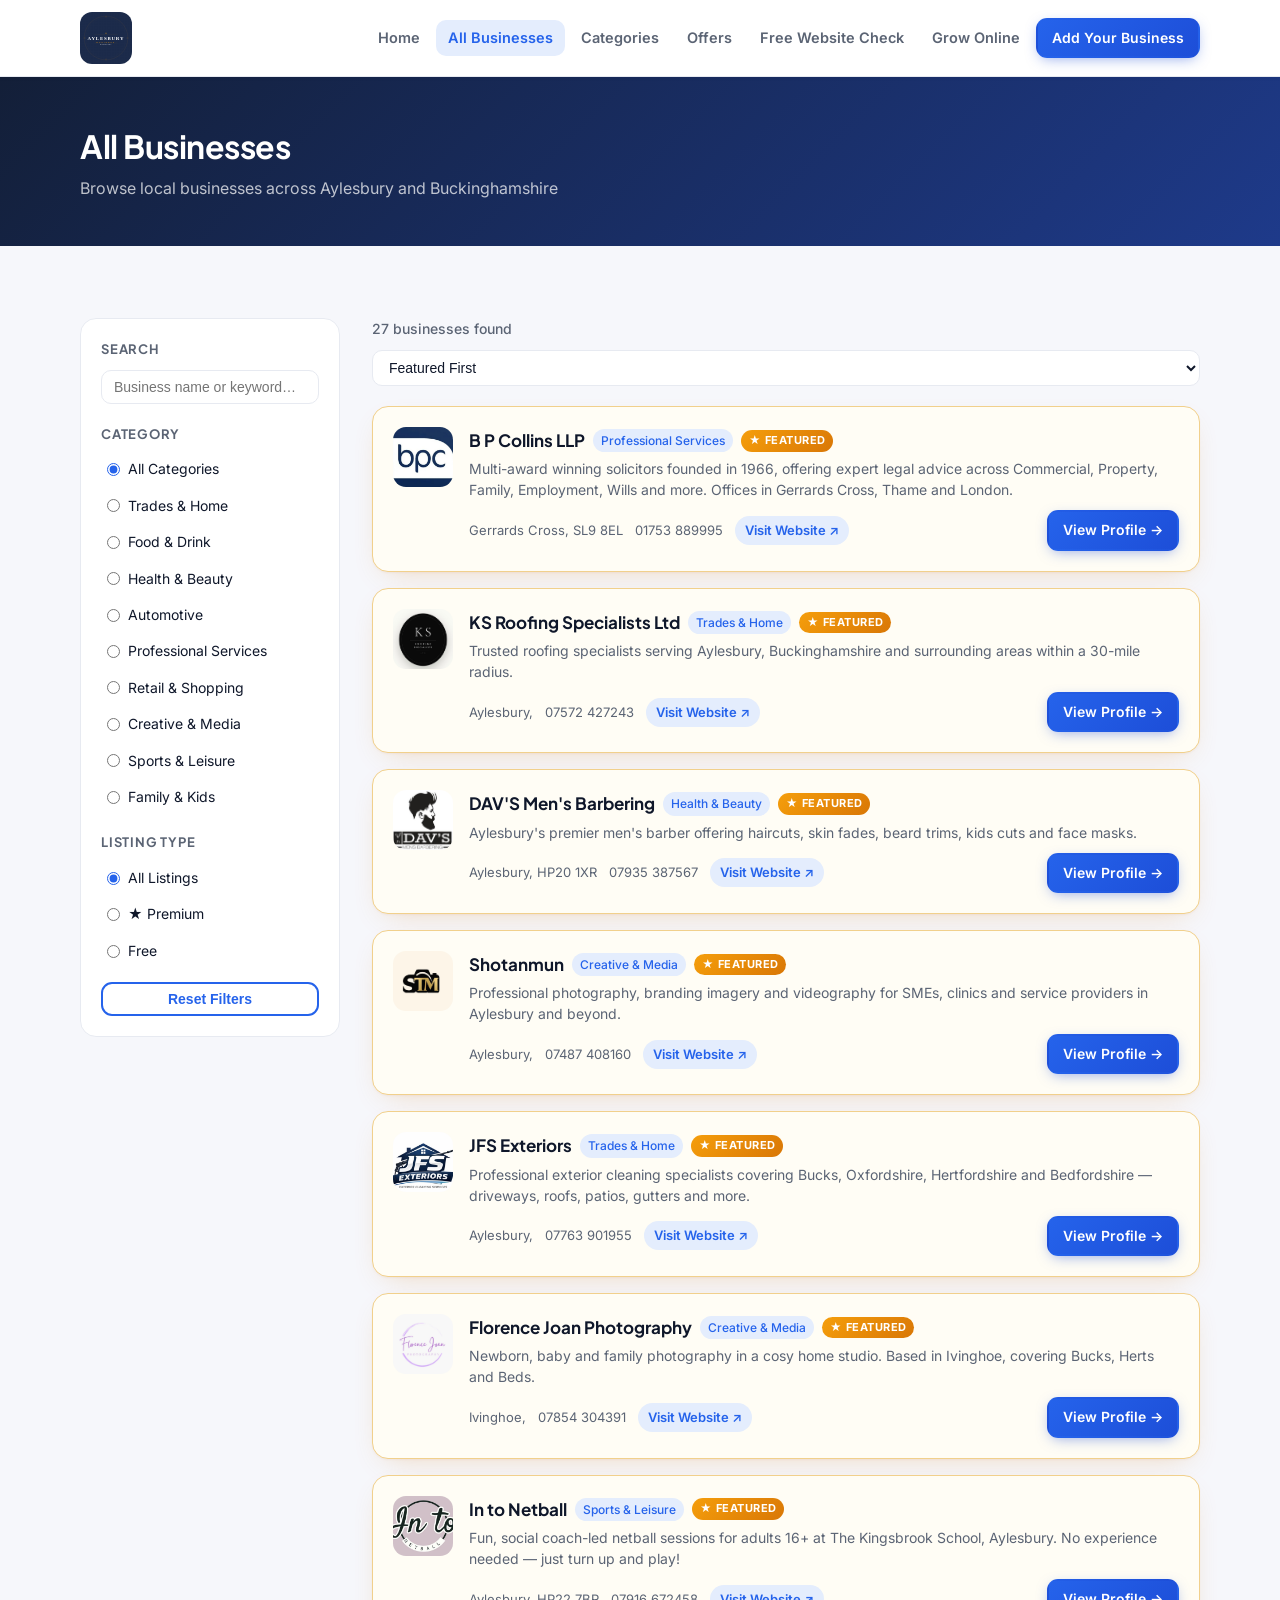
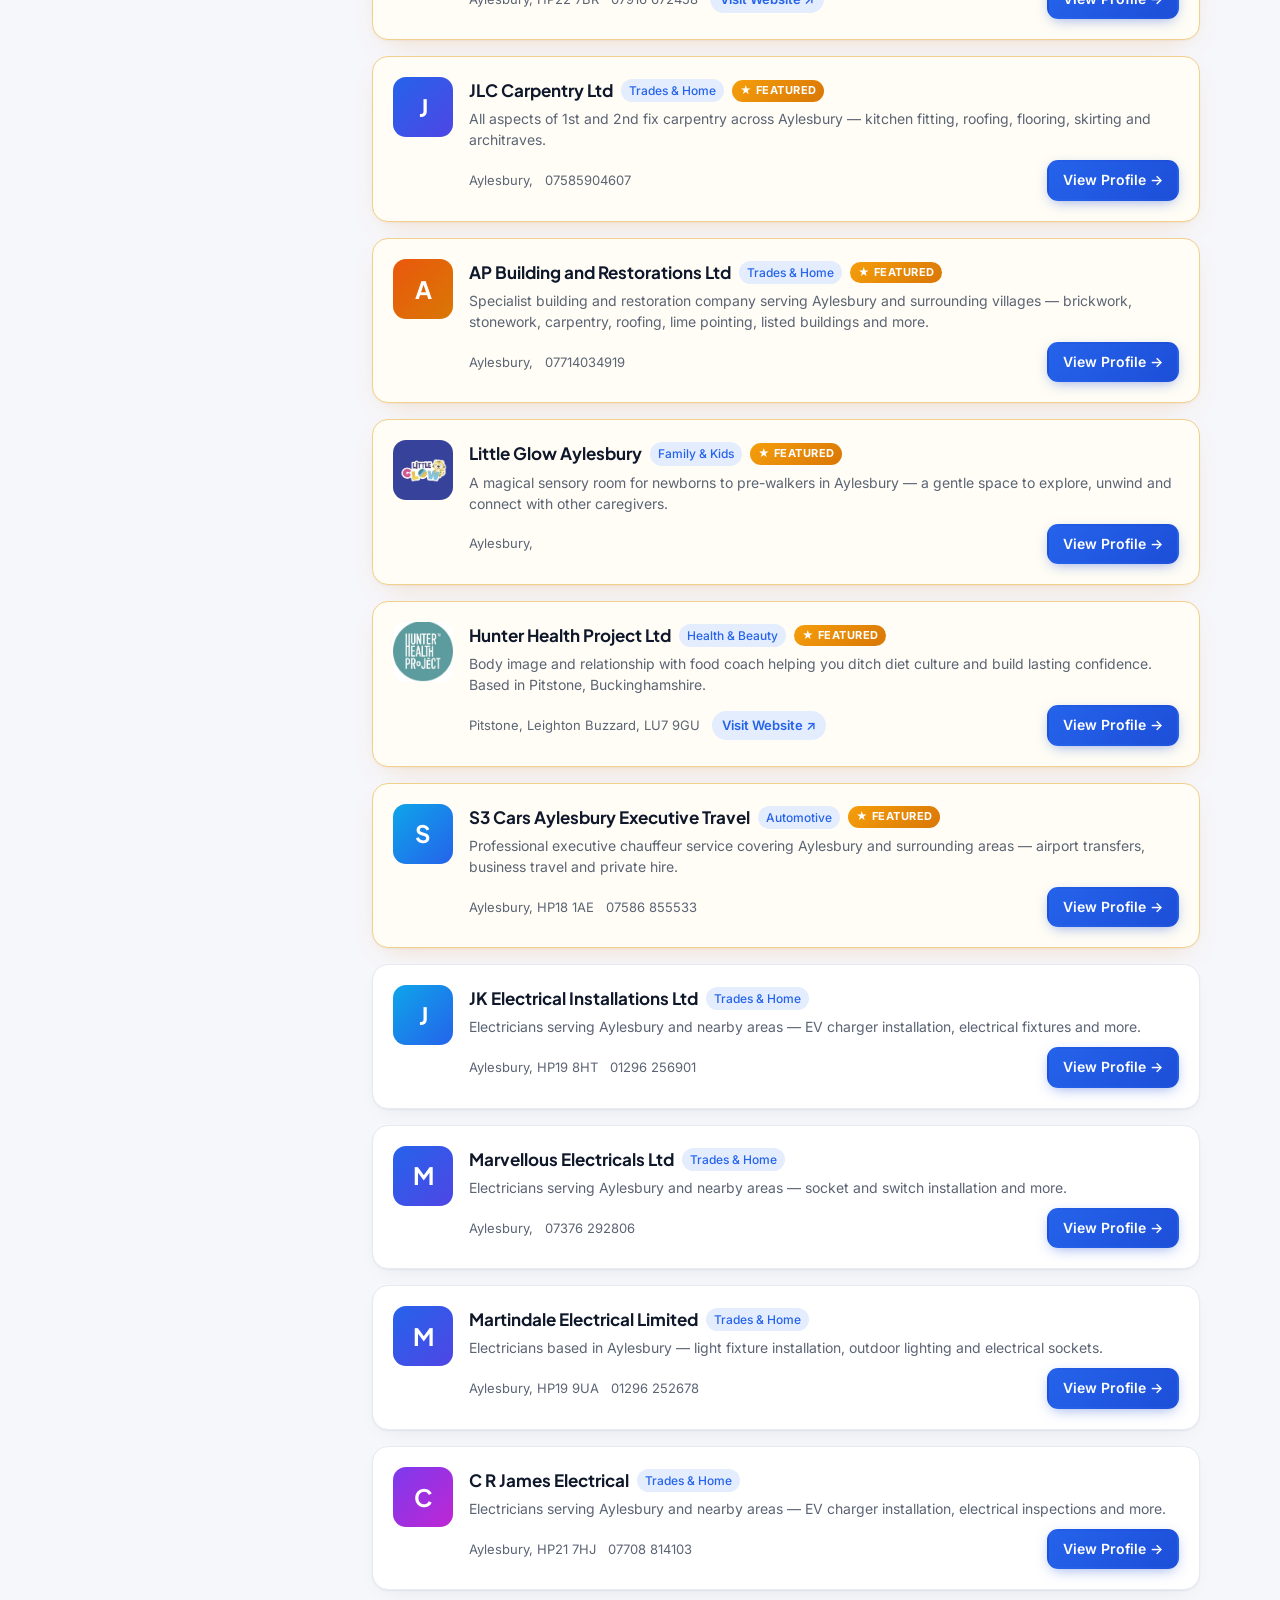
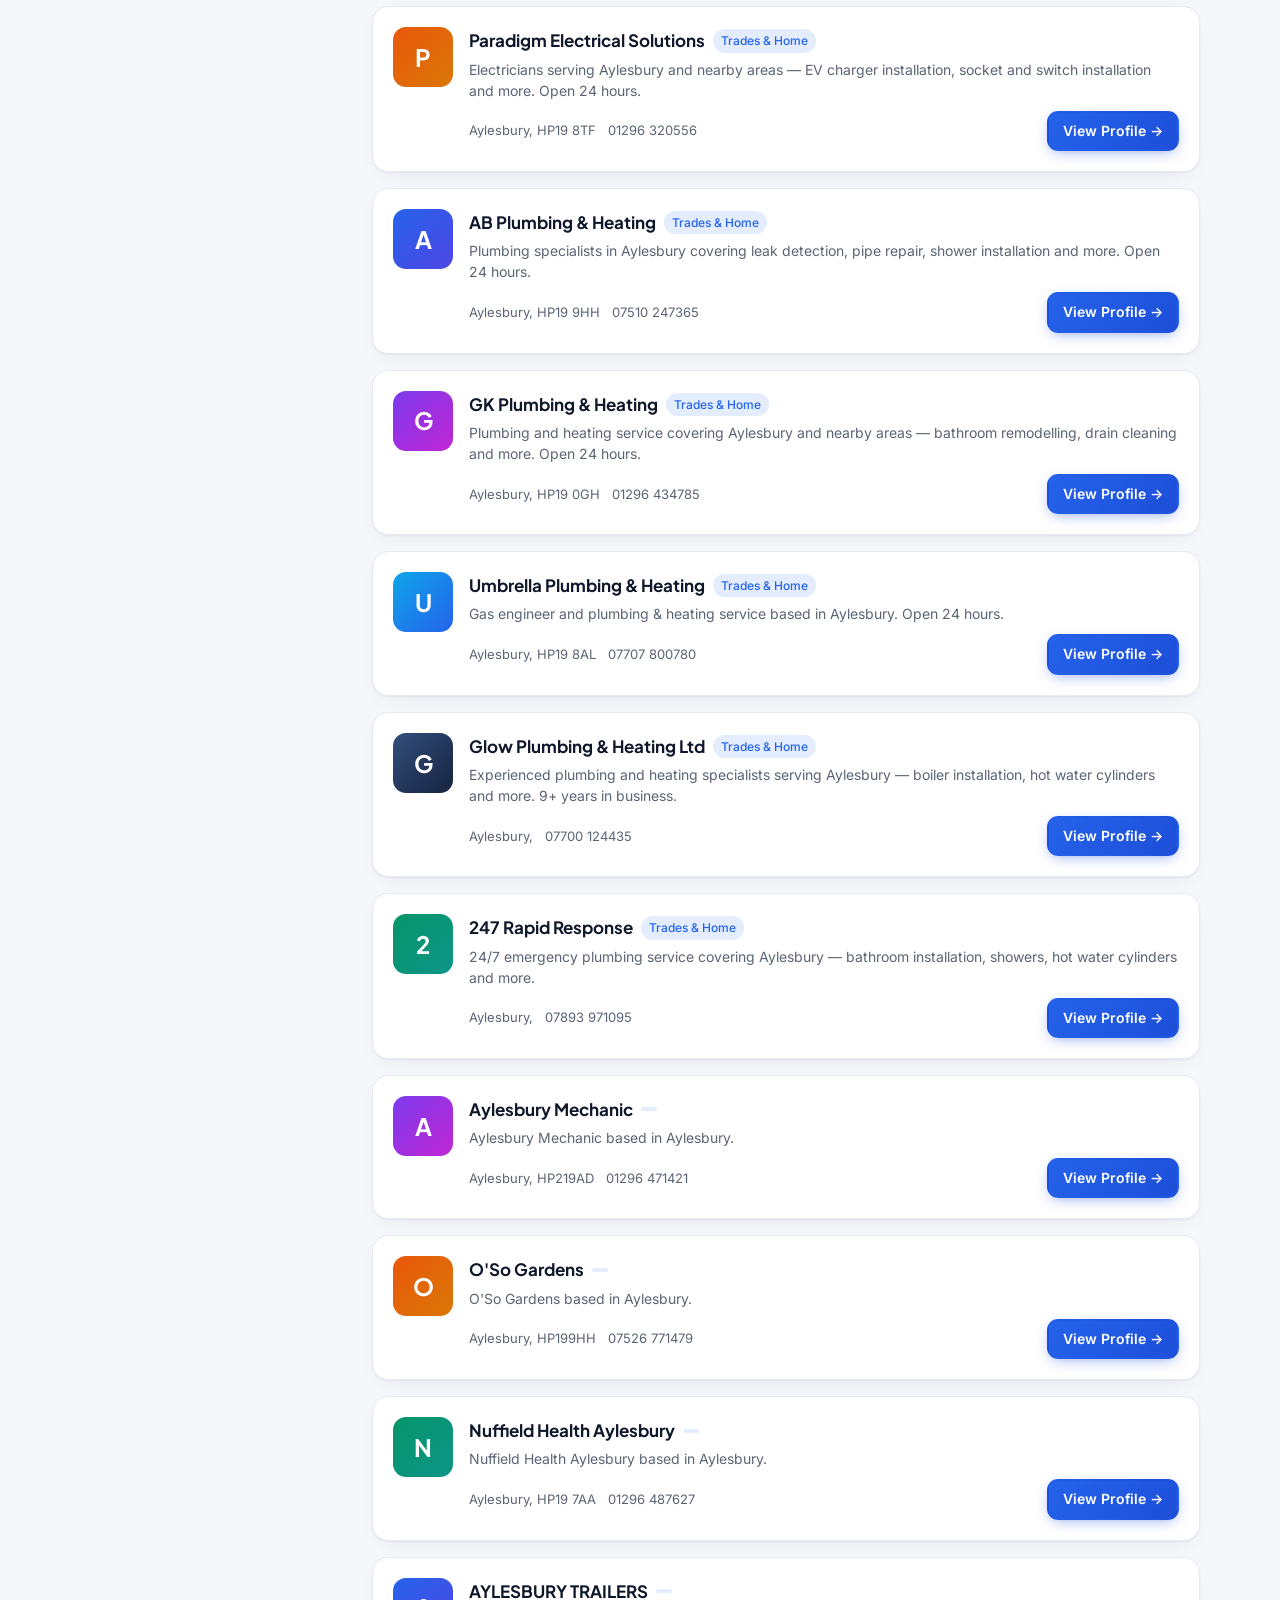
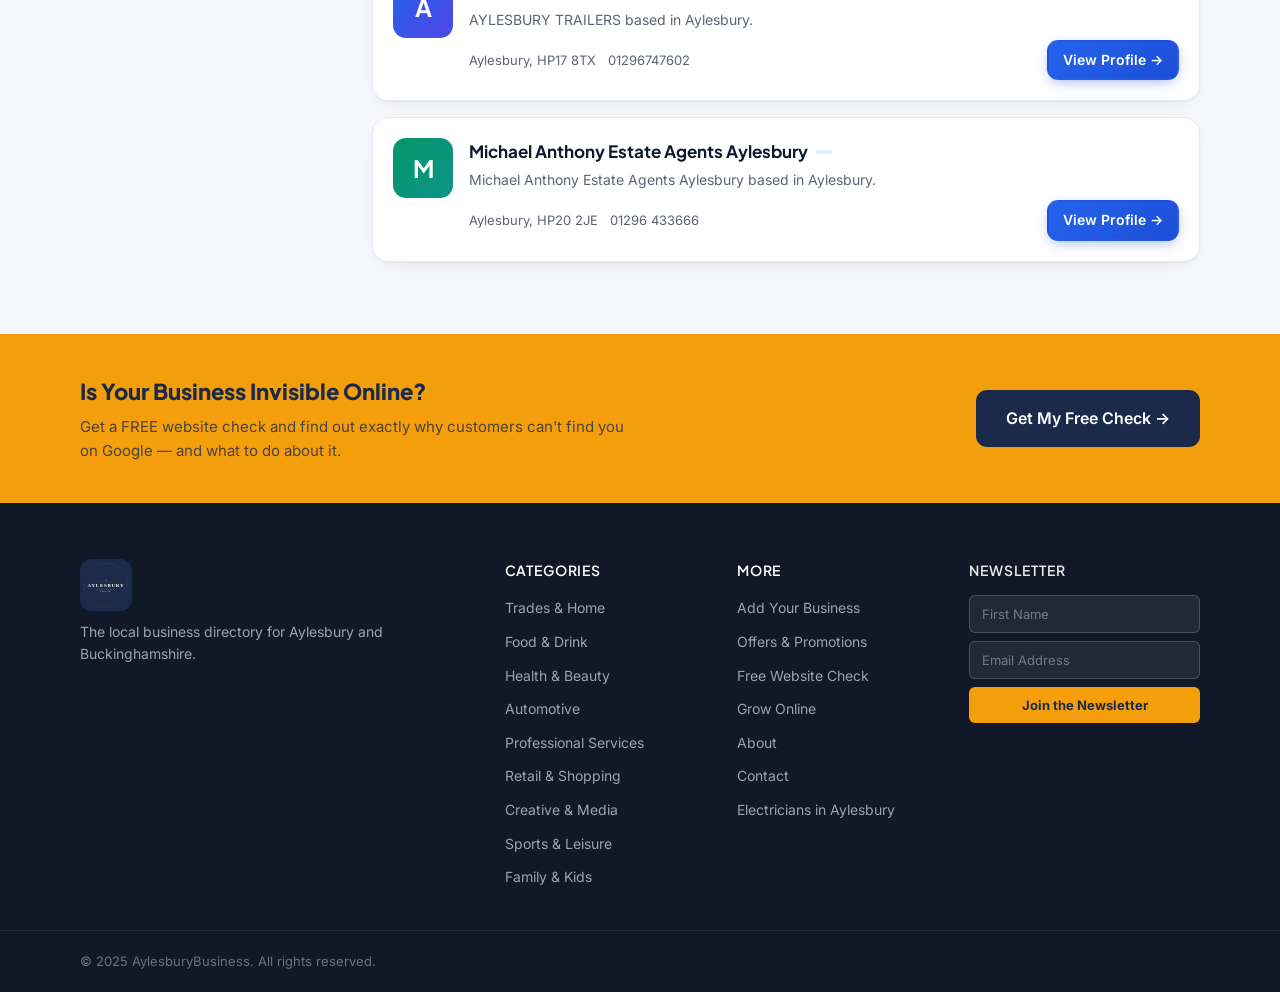
<file: businesses.html>
<!DOCTYPE html>
<html lang="en">
<head>
  <meta charset="UTF-8" />
  <meta name="viewport" content="width=device-width, initial-scale=1.0" />
  <title>All Businesses – Aylesbury Business Directory</title>
  <meta name="description" content="Browse all local businesses in Aylesbury and Buckinghamshire. Filter by category, search by name, and find the services you need." />
  <link rel="stylesheet" href="css/style.css" />
  <link rel="preconnect" href="https://fonts.googleapis.com" />
  <link href="https://fonts.googleapis.com/css2?family=Inter:wght@400;500;600;700&family=Plus+Jakarta+Sans:wght@600;700;800&display=swap" rel="stylesheet" />
</head>
<body>

  <!-- Header -->
  <header class="site-header">
    <div class="container header-inner">
      <a href="index.html" class="logo">
        <img src="assets/images/logo.svg" alt="Aylesbury Business Directory" class="logo-img" />
      </a>
      <nav class="main-nav">
        <a href="index.html" class="nav-link">Home</a>
        <a href="businesses.html" class="nav-link active">All Businesses</a>
        <a href="index.html#categories" class="nav-link">Categories</a>
        <a href="offers.html" class="nav-link">Offers</a>
        <a href="free-seo-audit.html" class="nav-link">Free Website Check</a>
        <a href="grow.html" class="nav-link">Grow Online</a>
        <a href="add-listing.html" class="btn btn-primary btn-sm">Add Your Business</a>
      </nav>
      <button class="nav-toggle" aria-label="Toggle menu" onclick="toggleNav()">&#9776;</button>
    </div>
  </header>

  <!-- Page Header -->
  <section class="page-header">
    <div class="container">
      <h1 id="page-title">All Businesses</h1>
      <p id="page-subtitle">Browse local businesses across Aylesbury and Buckinghamshire</p>
    </div>
  </section>

  <!-- Lead Capture (shown when category filter active) -->
  <section class="lead-capture-section" id="lead-capture-section">
    <div class="container lead-capture-inner">
      <h2 id="lc-headline">Looking for a local business in Aylesbury?</h2>
      <p class="lc-sub">Tell us what you need and we'll connect you with trusted local businesses — free of charge.</p>
      <form class="lead-capture-form" id="lead-capture-form" onsubmit="handleLeadCapture(event)">
        <input type="hidden" name="form-name" id="lc-form-name" value="lead-capture" />
        <input type="hidden" name="category" id="lc-category-field" value="" />
        <div class="lc-row">
          <input type="text" name="full-name" placeholder="Full Name" required />
          <input type="tel" name="phone" placeholder="Phone Number" required />
        </div>
        <div class="lc-row">
          <input type="email" name="email" placeholder="Email Address" required />
          <input type="text" name="postcode" placeholder="Postcode" required />
        </div>
        <textarea name="service-needed" placeholder="Type of job / service needed…" required></textarea>
        <select name="timing" required>
          <option value="" disabled selected>When do you need this?</option>
          <option value="asap">As soon as possible</option>
          <option value="week">Within a week</option>
          <option value="month">Within a month</option>
          <option value="quotes">Just getting quotes</option>
        </select>
        <button type="submit" class="lead-capture-submit">Find Me a Local Business</button>
      </form>
      <div class="lead-capture-thanks" id="lc-thanks">
        ✅ Thanks! We'll be in touch within 24 hours with local businesses who can help.
      </div>
    </div>
  </section>

  <!-- Hidden Netlify form stubs so each category form is detected at build time -->
  <div style="display:none" aria-hidden="true">
    <form name="lead-capture-trades" data-netlify="true"><input name="full-name"/><input name="phone"/><input name="email"/><input name="postcode"/><textarea name="service-needed"></textarea><select name="timing"><option value="asap">ASAP</option></select></form>
    <form name="lead-capture-food-drink" data-netlify="true"><input name="full-name"/><input name="phone"/><input name="email"/><input name="postcode"/><textarea name="service-needed"></textarea><select name="timing"><option value="asap">ASAP</option></select></form>
    <form name="lead-capture-health-beauty" data-netlify="true"><input name="full-name"/><input name="phone"/><input name="email"/><input name="postcode"/><textarea name="service-needed"></textarea><select name="timing"><option value="asap">ASAP</option></select></form>
    <form name="lead-capture-automotive" data-netlify="true"><input name="full-name"/><input name="phone"/><input name="email"/><input name="postcode"/><textarea name="service-needed"></textarea><select name="timing"><option value="asap">ASAP</option></select></form>
    <form name="lead-capture-professional-services" data-netlify="true"><input name="full-name"/><input name="phone"/><input name="email"/><input name="postcode"/><textarea name="service-needed"></textarea><select name="timing"><option value="asap">ASAP</option></select></form>
    <form name="lead-capture-retail" data-netlify="true"><input name="full-name"/><input name="phone"/><input name="email"/><input name="postcode"/><textarea name="service-needed"></textarea><select name="timing"><option value="asap">ASAP</option></select></form>
    <form name="lead-capture-creative-media" data-netlify="true"><input name="full-name"/><input name="phone"/><input name="email"/><input name="postcode"/><textarea name="service-needed"></textarea><select name="timing"><option value="asap">ASAP</option></select></form>
    <form name="lead-capture-sports-leisure" data-netlify="true"><input name="full-name"/><input name="phone"/><input name="email"/><input name="postcode"/><textarea name="service-needed"></textarea><select name="timing"><option value="asap">ASAP</option></select></form>
    <form name="lead-capture-family-kids" data-netlify="true"><input name="full-name"/><input name="phone"/><input name="email"/><input name="postcode"/><textarea name="service-needed"></textarea><select name="timing"><option value="asap">ASAP</option></select></form>
  </div>

  <!-- Listings -->
  <section class="section listings-section">
    <div class="container listings-layout">

      <!-- Sidebar Filters -->
      <aside class="filters-sidebar">
        <div class="filter-block">
          <h3>Search</h3>
          <input type="text" id="search-input" class="filter-input" placeholder="Business name or keyword…" />
        </div>
        <div class="filter-block">
          <h3>Category</h3>
          <ul class="filter-list" id="category-filters">
            <li><label class="filter-label"><input type="radio" name="category" value="" checked /> All Categories</label></li>
            <li><label class="filter-label"><input type="radio" name="category" value="trades" /> Trades &amp; Home</label></li>
            <li><label class="filter-label"><input type="radio" name="category" value="food-drink" /> Food &amp; Drink</label></li>
            <li><label class="filter-label"><input type="radio" name="category" value="health-beauty" /> Health &amp; Beauty</label></li>
            <li><label class="filter-label"><input type="radio" name="category" value="automotive" /> Automotive</label></li>
            <li><label class="filter-label"><input type="radio" name="category" value="professional-services" /> Professional Services</label></li>
            <li><label class="filter-label"><input type="radio" name="category" value="retail" /> Retail &amp; Shopping</label></li>
            <li><label class="filter-label"><input type="radio" name="category" value="creative-media" /> Creative &amp; Media</label></li>
            <li><label class="filter-label"><input type="radio" name="category" value="sports-leisure" /> Sports &amp; Leisure</label></li>
            <li><label class="filter-label"><input type="radio" name="category" value="family-kids" /> Family &amp; Kids</label></li>
          </ul>
        </div>
        <div class="filter-block">
          <h3>Listing Type</h3>
          <ul class="filter-list">
            <li><label class="filter-label"><input type="radio" name="tier" value="" checked /> All Listings</label></li>
            <li><label class="filter-label"><input type="radio" name="tier" value="featured" /> ★ Premium</label></li>
            <li><label class="filter-label"><input type="radio" name="tier" value="free" /> Free</label></li>
          </ul>
        </div>
        <button class="btn btn-outline btn-sm reset-btn" onclick="resetFilters()">Reset Filters</button>
        <div class="filter-block" id="popular-searches-block" style="display:none">
          <h3>Popular Searches</h3>
          <ul class="filter-list">
            <li><a href="electricians-aylesbury.html" style="font-size:0.9rem;color:var(--primary,#2563eb)">⚡ Electricians in Aylesbury</a></li>
          </ul>
        </div>
      </aside>

      <!-- Main Content -->
      <main class="listings-main">
        <div class="listings-toolbar">
          <span id="results-count" class="results-count">Loading…</span>
          <select id="sort-select" class="filter-select" onchange="applyFilters()">
            <option value="featured">Featured First</option>
            <option value="newest">Newest First</option>
            <option value="az">A–Z</option>
          </select>
        </div>
        <div id="listings-grid" class="listings-list">
          <div class="skeleton-card"></div>
          <div class="skeleton-card"></div>
          <div class="skeleton-card"></div>
        </div>
        <p class="no-results hidden" id="no-results">No businesses found. <a href="businesses.html">Clear filters</a></p>
      </main>

    </div>
  </section>

  <!-- SEO Audit Banner -->
  <section class="seo-audit-banner">
    <div class="container seo-audit-banner-inner">
      <div>
        <h2>Is Your Business Invisible Online?</h2>
        <p>Get a FREE website check and find out exactly why customers can't find you on Google — and what to do about it.</p>
      </div>
      <a href="free-seo-audit.html" class="btn btn-navy btn-lg">Get My Free Check →</a>
    </div>
  </section>

  <!-- Footer -->
  <footer class="site-footer">
    <div class="container footer-inner">
      <div class="footer-brand">
        <a href="index.html" class="logo">
          <img src="assets/images/logo.svg" alt="Aylesbury Business Directory" class="logo-img" />
        </a>
        <p>The local business directory for Aylesbury and Buckinghamshire.</p>
      </div>
      <div class="footer-links">
        <h4>Categories</h4>
        <ul>
          <li><a href="businesses.html?category=trades">Trades &amp; Home</a></li>
          <li><a href="businesses.html?category=food-drink">Food &amp; Drink</a></li>
          <li><a href="businesses.html?category=health-beauty">Health &amp; Beauty</a></li>
          <li><a href="businesses.html?category=automotive">Automotive</a></li>
          <li><a href="businesses.html?category=professional-services">Professional Services</a></li>
          <li><a href="businesses.html?category=retail">Retail &amp; Shopping</a></li>
          <li><a href="businesses.html?category=creative-media">Creative &amp; Media</a></li>
          <li><a href="businesses.html?category=sports-leisure">Sports &amp; Leisure</a></li>
          <li><a href="businesses.html?category=family-kids">Family &amp; Kids</a></li>
        </ul>
      </div>
      <div class="footer-links">
        <h4>More</h4>
        <ul>
          <li><a href="add-listing.html">Add Your Business</a></li>
          <li><a href="offers.html">Offers &amp; Promotions</a></li>
          <li><a href="free-seo-audit.html">Free Website Check</a></li>
          <li><a href="grow.html">Grow Online</a></li>
          <li><a href="about.html">About</a></li>
          <li><a href="contact.html">Contact</a></li>
          <li><a href="electricians-aylesbury.html">Electricians in Aylesbury</a></li>
        </ul>
      </div>
      <div class="footer-newsletter">
        <h4>Newsletter</h4>
        <form class="footer-nl-form" name="newsletter-signup" onsubmit="handleFooterNl(event, this, 'footer-nl-thanks-biz')">
          <input type="hidden" name="form-name" value="newsletter-signup" />
          <input type="text" name="first-name" placeholder="First Name" />
          <input type="email" name="email" placeholder="Email Address" required />
          <button type="submit" class="footer-nl-submit">Join the Newsletter</button>
        </form>
        <div class="footer-nl-thanks" id="footer-nl-thanks-biz">You're in! 🎉</div>
      </div>
    </div>
    <div class="footer-bottom">
      <div class="container">
        <p>&copy; 2025 AylesburyBusiness. All rights reserved.</p>
      </div>
    </div>
  </footer>

  <script src="js/data.js"></script>
  <script src="js/main.js"></script>
  <script>
    let allListings = [];

    document.addEventListener('DOMContentLoaded', () => {
      const params = new URLSearchParams(window.location.search);
      const catParam = params.get('category');
      const qParam = params.get('q');

      loadListings().then(listings => {
        allListings = listings;

        if (catParam) {
          const radio = document.querySelector(`input[name="category"][value="${catParam}"]`);
          if (radio) radio.checked = true;
          const catLabel = getCategoryLabel(catParam);
          document.getElementById('page-title').textContent = catLabel;
          document.getElementById('page-subtitle').textContent = `Browse ${catLabel} businesses in Aylesbury`;
          showLeadCapture(catParam, catLabel);
        }
        if (qParam) {
          document.getElementById('search-input').value = qParam;
        }

        applyFilters();
      });

      document.getElementById('search-input').addEventListener('input', debounce(applyFilters, 250));
      document.querySelectorAll('input[name="category"], input[name="tier"]').forEach(el => {
        el.addEventListener('change', applyFilters);
      });
    });

    function applyFilters() {
      const query = document.getElementById('search-input').value.toLowerCase().trim();
      const category = document.querySelector('input[name="category"]:checked').value;
      document.getElementById('popular-searches-block').style.display = category === 'trades' ? 'block' : 'none';
      const tier = document.querySelector('input[name="tier"]:checked').value;
      const sort = document.getElementById('sort-select').value;

      let results = allListings.filter(b => {
        const matchesQuery = !query || b.name.toLowerCase().includes(query) || b.description.toLowerCase().includes(query) || (b.tags || []).some(t => t.toLowerCase().includes(query)) || b.subcategory.toLowerCase().includes(query);
        const matchesCat = !category || b.category === category;
        const matchesTier = !tier || b.tier === tier;
        return matchesQuery && matchesCat && matchesTier;
      });

      // Secondary sort within each group
      const secondarySort = (a, b) => {
        if (sort === 'newest') return new Date(b.dateAdded) - new Date(a.dateAdded);
        if (sort === 'az') return a.name.localeCompare(b.name);
        return 0;
      };
      // Featured always pinned to top, sorted among themselves, then others below
      results.sort((a, b) => {
        if (a.featured && !b.featured) return -1;
        if (!a.featured && b.featured) return 1;
        return secondarySort(a, b);
      });

      const countEl = document.getElementById('results-count');
      const grid = document.getElementById('listings-grid');
      const noResults = document.getElementById('no-results');

      countEl.textContent = `${results.length} business${results.length !== 1 ? 'es' : ''} found`;

      if (results.length === 0) {
        grid.innerHTML = '';
        noResults.classList.remove('hidden');
      } else {
        noResults.classList.add('hidden');
        grid.innerHTML = results.map(b => renderListingCard(b)).join('');
      }
    }

    function resetFilters() {
      document.getElementById('search-input').value = '';
      document.querySelector('input[name="category"][value=""]').checked = true;
      document.querySelector('input[name="tier"][value=""]').checked = true;
      document.getElementById('lead-capture-section').classList.remove('visible');
      applyFilters();
    }

    function showLeadCapture(cat, catLabel) {
      document.getElementById('lc-headline').textContent = `Looking for a local ${catLabel} in Aylesbury?`;
      document.getElementById('lc-form-name').value = `lead-capture-${cat}`;
      document.getElementById('lc-category-field').value = cat;
      document.getElementById('lead-capture-section').classList.add('visible');
    }

    function handleLeadCapture(e) {
      e.preventDefault();
      const form = e.target;
      const data = new FormData(form);
      fetch('/', { method: 'POST', headers: { 'Content-Type': 'application/x-www-form-urlencoded' }, body: new URLSearchParams(data).toString() })
        .then(() => {
          form.style.display = 'none';
          document.getElementById('lc-thanks').classList.add('visible');
        }).catch(() => form.submit());
    }

    function handleFooterNl(e, form, thanksId) {
      e.preventDefault();
      const data = new FormData(form);
      fetch('/', { method: 'POST', headers: { 'Content-Type': 'application/x-www-form-urlencoded' }, body: new URLSearchParams(data).toString() })
        .then(() => {
          form.style.display = 'none';
          document.getElementById(thanksId).classList.add('visible');
        }).catch(() => form.submit());
    }
  </script>
</body>
</html>
</file>
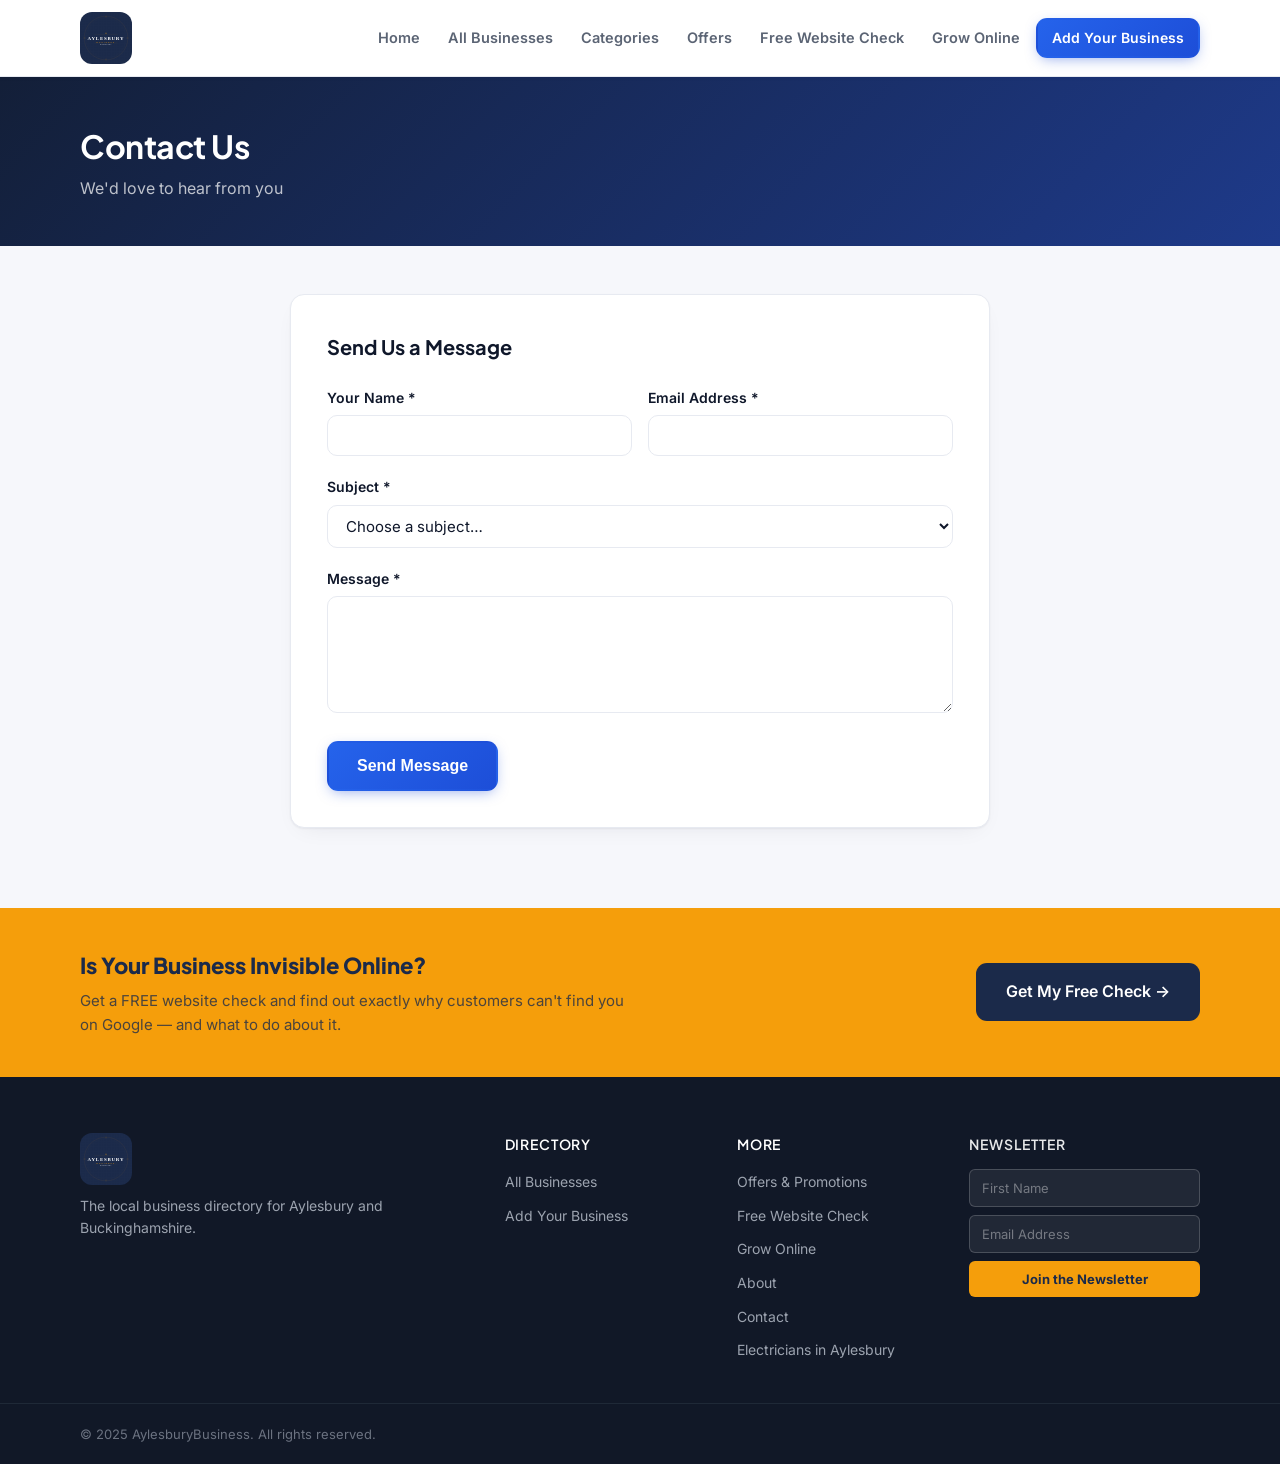
<file: contact.html>
<!DOCTYPE html>
<html lang="en">
<head>
  <meta charset="UTF-8" />
  <meta name="viewport" content="width=device-width, initial-scale=1.0" />
  <title>Contact – Aylesbury Business Directory</title>
  <meta name="description" content="Get in touch with the Aylesbury Business Directory team." />
  <link rel="stylesheet" href="css/style.css" />
  <link rel="preconnect" href="https://fonts.googleapis.com" />
  <link href="https://fonts.googleapis.com/css2?family=Inter:wght@400;500;600;700&family=Plus+Jakarta+Sans:wght@600;700;800&display=swap" rel="stylesheet" />
</head>
<body>

  <header class="site-header">
    <div class="container header-inner">
      <a href="index.html" class="logo">
        <img src="assets/images/logo.svg" alt="Aylesbury Business Directory" class="logo-img" />
      </a>
      <nav class="main-nav">
        <a href="index.html" class="nav-link">Home</a>
        <a href="businesses.html" class="nav-link">All Businesses</a>
        <a href="index.html#categories" class="nav-link">Categories</a>
        <a href="offers.html" class="nav-link">Offers</a>
        <a href="free-seo-audit.html" class="nav-link">Free Website Check</a>
        <a href="grow.html" class="nav-link">Grow Online</a>
        <a href="add-listing.html" class="btn btn-primary btn-sm">Add Your Business</a>
      </nav>
      <button class="nav-toggle" aria-label="Toggle menu" onclick="toggleNav()">&#9776;</button>
    </div>
  </header>

  <section class="page-header">
    <div class="container">
      <h1>Contact Us</h1>
      <p>We'd love to hear from you</p>
    </div>
  </section>

  <section class="form-section">
    <div class="container">
      <div class="form-card">
        <h2>Send Us a Message</h2>
        <form action="https://formsubmit.co/aylesburybusiness@gmail.com" method="POST" id="contact-form">
          <input type="hidden" name="_subject" value="New Message – Aylesbury Business Directory Contact Form" />
          <input type="hidden" name="_next" value="https://www.aylesburybusiness.directory/contact.html?sent=1" />
          <input type="hidden" name="_captcha" value="false" />
          <input type="text" name="_honey" style="display:none" />
          <div class="form-row">
            <div class="form-group">
              <label for="contact-name">Your Name *</label>
              <input type="text" id="contact-name" name="name" class="form-input" required />
            </div>
            <div class="form-group">
              <label for="contact-email">Email Address *</label>
              <input type="email" id="contact-email" name="email" class="form-input" required />
            </div>
          </div>
          <div class="form-group">
            <label for="contact-subject">Subject *</label>
            <select id="contact-subject" name="subject" class="form-select" required>
              <option value="">Choose a subject…</option>
              <option value="listing">My Listing</option>
              <option value="add">Add My Business</option>
              <option value="report">Report an Error</option>
              <option value="other">Other</option>
            </select>
          </div>
          <div class="form-group">
            <label for="contact-message">Message *</label>
            <textarea id="contact-message" name="message" class="form-textarea" rows="5" required></textarea>
          </div>
          <div id="contact-success" class="hidden" style="background:#d1fae5;border:1px solid #6ee7b7;border-radius:8px;padding:20px;margin-bottom:20px;color:#065f46;font-weight:600;">
            ✅ Message sent! We'll get back to you within 1–2 business days.
          </div>
          <button type="submit" class="btn btn-primary btn-lg">Send Message</button>
        </form>
      </div>
    </div>
  </section>

  <!-- SEO Audit Banner -->
  <section class="seo-audit-banner">
    <div class="container seo-audit-banner-inner">
      <div>
        <h2>Is Your Business Invisible Online?</h2>
        <p>Get a FREE website check and find out exactly why customers can't find you on Google — and what to do about it.</p>
      </div>
      <a href="free-seo-audit.html" class="btn btn-navy btn-lg">Get My Free Check →</a>
    </div>
  </section>

  <footer class="site-footer">
    <div class="container footer-inner">
      <div class="footer-brand">
        <a href="index.html" class="logo">
          <img src="assets/images/logo.svg" alt="Aylesbury Business Directory" class="logo-img" />
        </a>
        <p>The local business directory for Aylesbury and Buckinghamshire.</p>
      </div>
      <div class="footer-links">
        <h4>Directory</h4>
        <ul>
          <li><a href="businesses.html">All Businesses</a></li>
          <li><a href="add-listing.html">Add Your Business</a></li>
        </ul>
      </div>
      <div class="footer-links">
        <h4>More</h4>
        <ul>
          <li><a href="offers.html">Offers &amp; Promotions</a></li>
          <li><a href="free-seo-audit.html">Free Website Check</a></li>
          <li><a href="grow.html">Grow Online</a></li>
          <li><a href="about.html">About</a></li>
          <li><a href="contact.html">Contact</a></li>
          <li><a href="electricians-aylesbury.html">Electricians in Aylesbury</a></li>
        </ul>
      </div>
      <div class="footer-newsletter">
        <h4>Newsletter</h4>
        <form class="footer-nl-form" name="newsletter-signup" onsubmit="handleFooterNl(event, this, 'footer-nl-thanks-contact')">
          <input type="hidden" name="form-name" value="newsletter-signup" />
          <input type="text" name="first-name" placeholder="First Name" />
          <input type="email" name="email" placeholder="Email Address" required />
          <button type="submit" class="footer-nl-submit">Join the Newsletter</button>
        </form>
        <div class="footer-nl-thanks" id="footer-nl-thanks-contact">You're in! 🎉</div>
      </div>
    </div>
    <div class="footer-bottom">
      <div class="container">
        <p>&copy; 2025 AylesburyBusiness. All rights reserved.</p>
      </div>
    </div>
  </footer>

  <script src="js/main.js"></script>
  <script>
    function handleFooterNl(e, form, thanksId) {
      e.preventDefault();
      const data = new FormData(form);
      fetch('/', { method: 'POST', headers: { 'Content-Type': 'application/x-www-form-urlencoded' }, body: new URLSearchParams(data).toString() })
        .then(() => { form.style.display = 'none'; document.getElementById(thanksId).classList.add('visible'); })
        .catch(() => form.submit());
    }
    if (new URLSearchParams(window.location.search).get('sent') === '1') {
      document.addEventListener('DOMContentLoaded', () => {
        const el = document.getElementById('contact-success');
        if (el) {
          el.classList.remove('hidden');
          el.scrollIntoView({ behavior: 'smooth', block: 'center' });
        }
      });
    }
  </script>
</body>
</html>
</file>
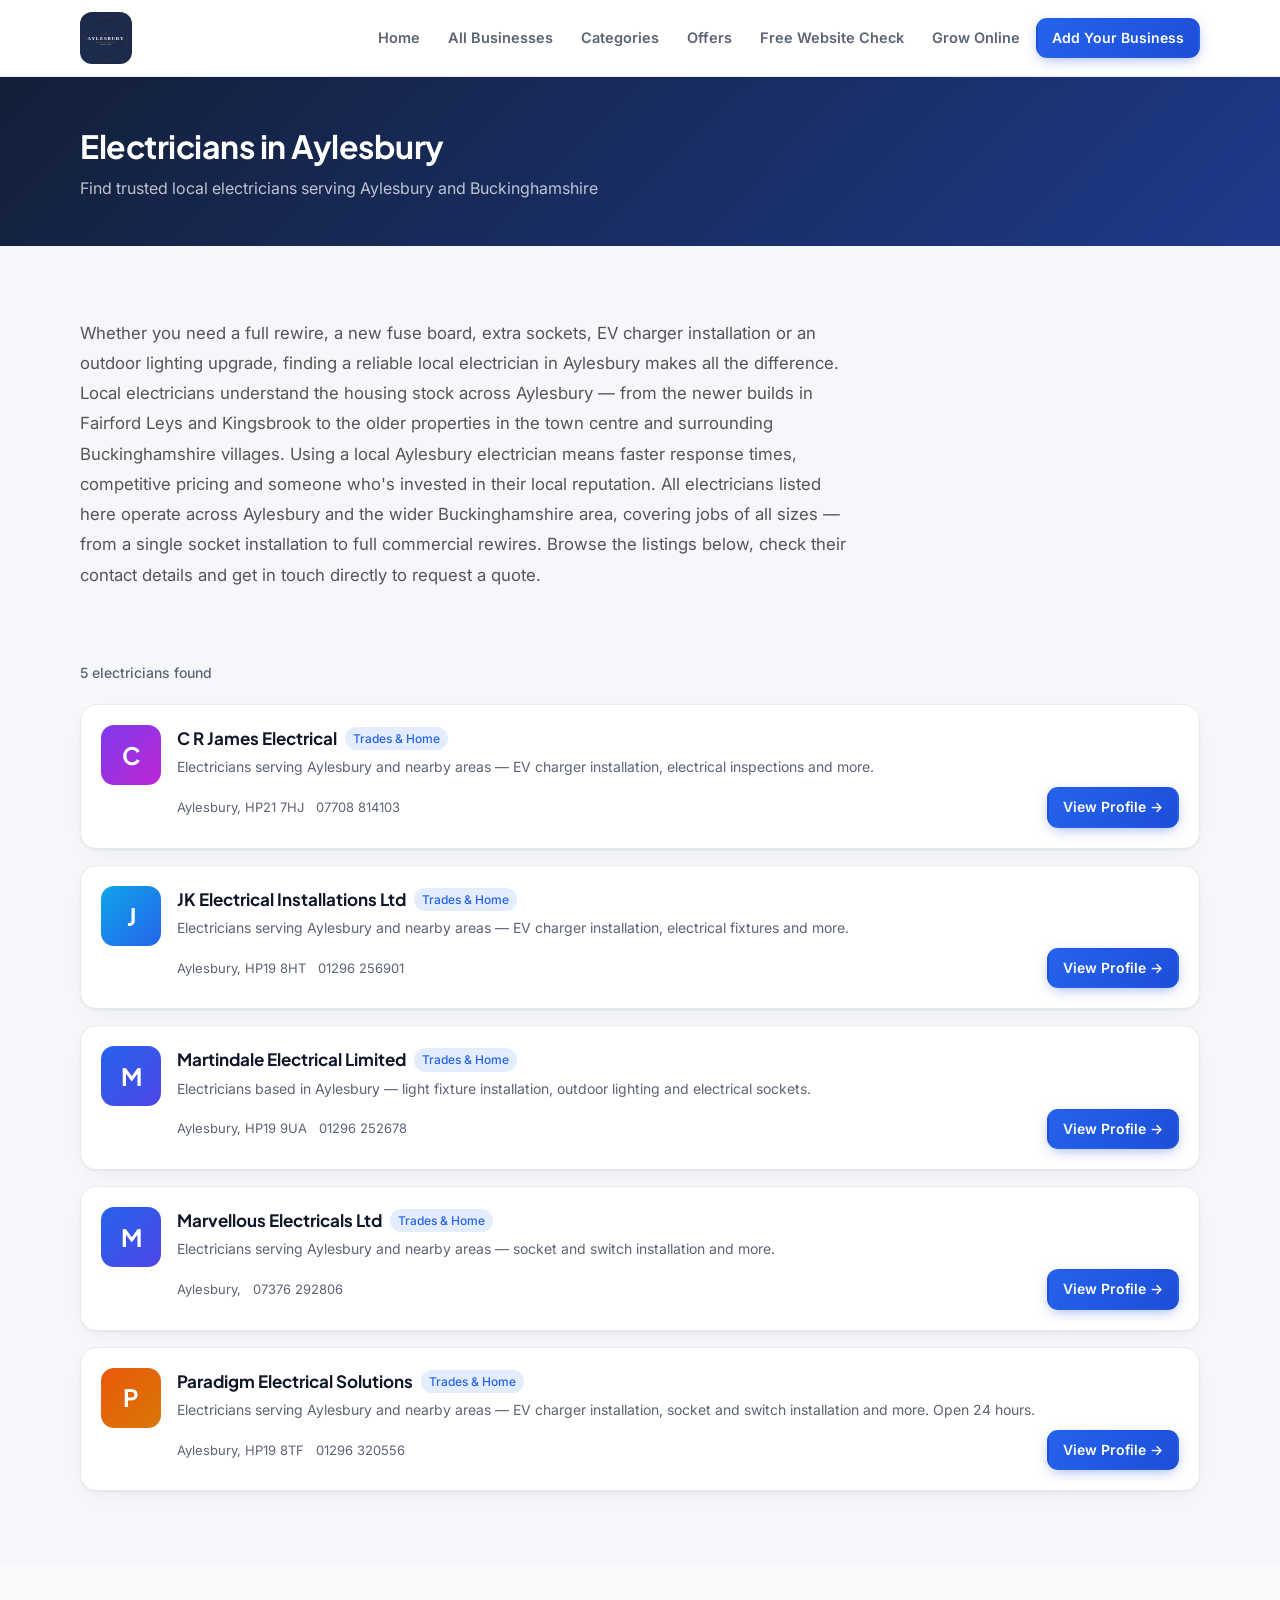
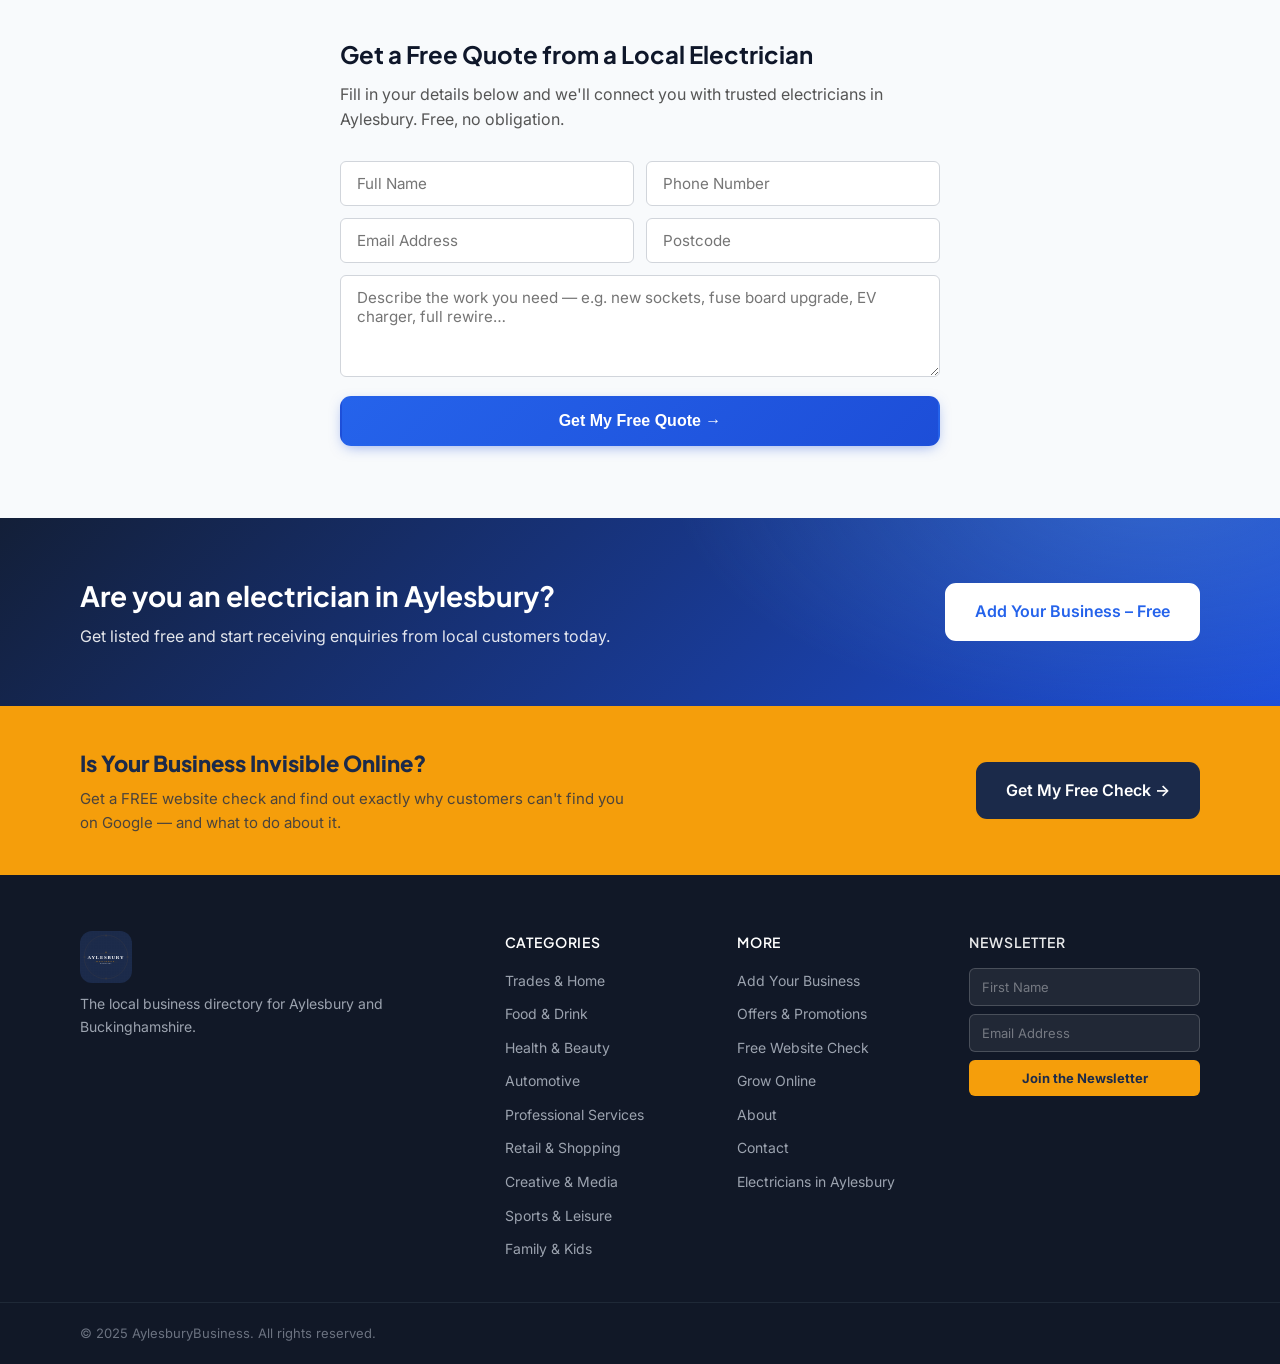
<file: electricians-aylesbury.html>
<!DOCTYPE html>
<html lang="en">
<head>
  <meta charset="UTF-8" />
  <meta name="viewport" content="width=device-width, initial-scale=1.0" />
  <title>Electricians in Aylesbury | Aylesbury Business Directory</title>
  <meta name="description" content="Looking for a trusted electrician in Aylesbury? Browse local electricians serving Aylesbury and Buckinghamshire. Compare, contact and get quotes today." />
  <link rel="canonical" href="https://www.aylesburybusiness.directory/electricians-aylesbury" />
  <link rel="stylesheet" href="css/style.css" />
  <link rel="preconnect" href="https://fonts.googleapis.com" />
  <link href="https://fonts.googleapis.com/css2?family=Inter:wght@400;500;600;700&family=Plus+Jakarta+Sans:wght@600;700;800&display=swap" rel="stylesheet" />
  <script id="schema-jsonld" type="application/ld+json"></script>
</head>
<body>

  <!-- Header -->
  <header class="site-header">
    <div class="container header-inner">
      <a href="index.html" class="logo">
        <img src="assets/images/logo.svg" alt="Aylesbury Business Directory" class="logo-img" />
      </a>
      <nav class="main-nav">
        <a href="index.html" class="nav-link">Home</a>
        <a href="businesses.html" class="nav-link">All Businesses</a>
        <a href="index.html#categories" class="nav-link">Categories</a>
        <a href="offers.html" class="nav-link">Offers</a>
        <a href="free-seo-audit.html" class="nav-link">Free Website Check</a>
        <a href="grow.html" class="nav-link">Grow Online</a>
        <a href="add-listing.html" class="btn btn-primary btn-sm">Add Your Business</a>
      </nav>
      <button class="nav-toggle" aria-label="Toggle menu" onclick="toggleNav()">&#9776;</button>
    </div>
  </header>

  <!-- Page Header -->
  <section class="page-header">
    <div class="container">
      <h1>Electricians in Aylesbury</h1>
      <p>Find trusted local electricians serving Aylesbury and Buckinghamshire</p>
    </div>
  </section>

  <!-- Intro -->
  <section class="section" style="padding-bottom:0">
    <div class="container">
      <div style="max-width:780px">
        <p style="font-size:1.05rem;line-height:1.8;color:var(--text-muted,#555)">
          Whether you need a full rewire, a new fuse board, extra sockets, EV charger installation or an outdoor lighting upgrade, finding a reliable local electrician in Aylesbury makes all the difference. Local electricians understand the housing stock across Aylesbury — from the newer builds in Fairford Leys and Kingsbrook to the older properties in the town centre and surrounding Buckinghamshire villages. Using a local Aylesbury electrician means faster response times, competitive pricing and someone who's invested in their local reputation. All electricians listed here operate across Aylesbury and the wider Buckinghamshire area, covering jobs of all sizes — from a single socket installation to full commercial rewires. Browse the listings below, check their contact details and get in touch directly to request a quote.
        </p>
      </div>
    </div>
  </section>

  <!-- Listings -->
  <section class="section listings-section">
    <div class="container">
      <div class="listings-toolbar" style="margin-bottom:1.25rem">
        <span id="results-count" class="results-count">Loading…</span>
      </div>
      <div id="electricians-grid" class="listings-list">
        <div class="skeleton-card"></div>
        <div class="skeleton-card"></div>
        <div class="skeleton-card"></div>
      </div>
      <div id="no-results" class="hidden" style="text-align:center;padding:3rem 0">
        <p style="font-size:1.1rem;color:var(--text-muted,#666);margin-bottom:1rem">No electricians listed yet — are you an electrician in Aylesbury?</p>
        <a href="add-listing.html" class="btn btn-primary">Add your business free →</a>
      </div>
    </div>
  </section>

  <!-- Lead Capture Form -->
  <section class="section" style="background:var(--bg-light,#f8fafc)">
    <div class="container">
      <div style="max-width:600px;margin:0 auto">
        <h2 style="margin-bottom:0.5rem">Get a Free Quote from a Local Electrician</h2>
        <p style="color:var(--text-muted,#555);margin-bottom:1.75rem">Fill in your details below and we'll connect you with trusted electricians in Aylesbury. Free, no obligation.</p>

        <div id="quote-thanks" class="lead-capture-thanks" style="display:none;background:#d1fae5;border:1px solid #6ee7b7;border-radius:8px;padding:1.25rem;color:#065f46;font-weight:500;margin-bottom:1rem">
          ✅ Thanks! We'll be in touch shortly with local electricians who can help.
        </div>
        <div id="quote-error" style="display:none;background:#fee2e2;border:1px solid #fca5a5;border-radius:8px;padding:1.25rem;color:#991b1b;margin-bottom:1rem">
          Something went wrong — please try again or email us directly at <a href="mailto:aylesburybusiness@gmail.com">aylesburybusiness@gmail.com</a>.
        </div>

        <form id="quote-form" action="/.netlify/functions/electrician-quote-request" method="POST" onsubmit="handleQuoteForm(event)">
          <!-- Honeypot -->
          <input type="text" name="_honey" style="display:none" tabindex="-1" autocomplete="off" />

          <div class="lc-row" style="display:grid;grid-template-columns:1fr 1fr;gap:0.75rem;margin-bottom:0.75rem">
            <input type="text"  name="name"     placeholder="Full Name"     required style="padding:0.75rem 1rem;border:1px solid #d1d5db;border-radius:6px;font-size:0.95rem;font-family:inherit;width:100%;box-sizing:border-box" />
            <input type="tel"   name="phone"    placeholder="Phone Number"  required style="padding:0.75rem 1rem;border:1px solid #d1d5db;border-radius:6px;font-size:0.95rem;font-family:inherit;width:100%;box-sizing:border-box" />
          </div>
          <div class="lc-row" style="display:grid;grid-template-columns:1fr 1fr;gap:0.75rem;margin-bottom:0.75rem">
            <input type="email" name="email"    placeholder="Email Address" required style="padding:0.75rem 1rem;border:1px solid #d1d5db;border-radius:6px;font-size:0.95rem;font-family:inherit;width:100%;box-sizing:border-box" />
            <input type="text"  name="postcode" placeholder="Postcode"      required style="padding:0.75rem 1rem;border:1px solid #d1d5db;border-radius:6px;font-size:0.95rem;font-family:inherit;width:100%;box-sizing:border-box" />
          </div>
          <textarea name="job" placeholder="Describe the work you need — e.g. new sockets, fuse board upgrade, EV charger, full rewire…" required rows="4" style="width:100%;box-sizing:border-box;padding:0.75rem 1rem;border:1px solid #d1d5db;border-radius:6px;font-size:0.95rem;font-family:inherit;margin-bottom:0.75rem;resize:vertical"></textarea>
          <button type="submit" class="btn btn-primary" style="width:100%;padding:0.85rem;font-size:1rem" id="quote-submit">Get My Free Quote →</button>
        </form>
      </div>
    </div>
  </section>

  <!-- CTA -->
  <section class="cta-banner">
    <div class="container cta-inner">
      <div>
        <h2>Are you an electrician in Aylesbury?</h2>
        <p>Get listed free and start receiving enquiries from local customers today.</p>
      </div>
      <a href="add-listing.html" class="btn btn-white btn-lg">Add Your Business – Free</a>
    </div>
  </section>

  <!-- SEO Audit Banner -->
  <section class="seo-audit-banner">
    <div class="container seo-audit-banner-inner">
      <div>
        <h2>Is Your Business Invisible Online?</h2>
        <p>Get a FREE website check and find out exactly why customers can't find you on Google — and what to do about it.</p>
      </div>
      <a href="free-seo-audit.html" class="btn btn-navy btn-lg">Get My Free Check →</a>
    </div>
  </section>

  <!-- Footer -->
  <footer class="site-footer">
    <div class="container footer-inner">
      <div class="footer-brand">
        <a href="index.html" class="logo">
          <img src="assets/images/logo.svg" alt="Aylesbury Business Directory" class="logo-img" />
        </a>
        <p>The local business directory for Aylesbury and Buckinghamshire.</p>
      </div>
      <div class="footer-links">
        <h4>Categories</h4>
        <ul>
          <li><a href="businesses.html?category=trades">Trades &amp; Home</a></li>
          <li><a href="businesses.html?category=food-drink">Food &amp; Drink</a></li>
          <li><a href="businesses.html?category=health-beauty">Health &amp; Beauty</a></li>
          <li><a href="businesses.html?category=automotive">Automotive</a></li>
          <li><a href="businesses.html?category=professional-services">Professional Services</a></li>
          <li><a href="businesses.html?category=retail">Retail &amp; Shopping</a></li>
          <li><a href="businesses.html?category=creative-media">Creative &amp; Media</a></li>
          <li><a href="businesses.html?category=sports-leisure">Sports &amp; Leisure</a></li>
          <li><a href="businesses.html?category=family-kids">Family &amp; Kids</a></li>
        </ul>
      </div>
      <div class="footer-links">
        <h4>More</h4>
        <ul>
          <li><a href="add-listing.html">Add Your Business</a></li>
          <li><a href="offers.html">Offers &amp; Promotions</a></li>
          <li><a href="free-seo-audit.html">Free Website Check</a></li>
          <li><a href="grow.html">Grow Online</a></li>
          <li><a href="about.html">About</a></li>
          <li><a href="contact.html">Contact</a></li>
          <li><a href="electricians-aylesbury.html">Electricians in Aylesbury</a></li>
        </ul>
      </div>
      <div class="footer-newsletter">
        <h4>Newsletter</h4>
        <form class="footer-nl-form" name="newsletter-signup" onsubmit="handleFooterNl(event, this, 'footer-nl-thanks-elec')">
          <input type="hidden" name="form-name" value="newsletter-signup" />
          <input type="text" name="first-name" placeholder="First Name" />
          <input type="email" name="email" placeholder="Email Address" required />
          <button type="submit" class="footer-nl-submit">Join the Newsletter</button>
        </form>
        <div class="footer-nl-thanks" id="footer-nl-thanks-elec">You're in! 🎉</div>
      </div>
    </div>
    <div class="footer-bottom">
      <div class="container">
        <p>&copy; 2025 AylesburyBusiness. All rights reserved.</p>
      </div>
    </div>
  </footer>

  <script src="js/data.js"></script>
  <script src="js/main.js"></script>
  <script>
    document.addEventListener('DOMContentLoaded', () => {
      loadListings().then(listings => {
        const electricians = listings.filter(b =>
          b.subcategory === 'Electrician' ||
          (b.tags && b.tags.some(t => t.toLowerCase().includes('electrician')))
        );

        // Sort: featured first, then A-Z
        electricians.sort((a, b) => {
          if (a.featured && !b.featured) return -1;
          if (!a.featured && b.featured) return 1;
          return a.name.localeCompare(b.name);
        });

        const grid = document.getElementById('electricians-grid');
        const noResults = document.getElementById('no-results');
        const countEl = document.getElementById('results-count');

        if (electricians.length === 0) {
          grid.innerHTML = '';
          noResults.classList.remove('hidden');
          countEl.textContent = '0 electricians found';
        } else {
          noResults.classList.add('hidden');
          grid.innerHTML = electricians.map(b => renderListingCard(b)).join('');
          countEl.textContent = `${electricians.length} electrician${electricians.length !== 1 ? 's' : ''} found`;
        }

        // Build and inject JSON-LD schema
        const schema = {
          '@context': 'https://schema.org',
          '@graph': [
            {
              '@type': 'WebPage',
              '@id': 'https://www.aylesburybusiness.directory/electricians-aylesbury',
              'url': 'https://www.aylesburybusiness.directory/electricians-aylesbury',
              'name': 'Electricians in Aylesbury | Aylesbury Business Directory',
              'description': 'Looking for a trusted electrician in Aylesbury? Browse local electricians serving Aylesbury and Buckinghamshire.'
            },
            {
              '@type': 'ItemList',
              'name': 'Electricians in Aylesbury',
              'description': 'Local electricians serving Aylesbury and Buckinghamshire',
              'numberOfItems': electricians.length,
              'itemListElement': electricians.map((b, i) => ({
                '@type': 'ListItem',
                'position': i + 1,
                'item': Object.fromEntries(Object.entries({
                  '@type': 'LocalBusiness',
                  '@id': 'https://www.aylesburybusiness.directory/business.html?slug=' + b.slug,
                  'name': b.name,
                  'description': b.shortDescription || undefined,
                  'telephone': b.phone || undefined,
                  'email': b.email || undefined,
                  'url': b.website || ('https://www.aylesburybusiness.directory/business.html?slug=' + b.slug),
                  'address': {
                    '@type': 'PostalAddress',
                    'streetAddress': (b.address && b.address.street) || undefined,
                    'addressLocality': (b.address && b.address.town) || 'Aylesbury',
                    'addressRegion': (b.address && b.address.county) || 'Buckinghamshire',
                    'postalCode': (b.address && b.address.postcode) || undefined,
                    'addressCountry': 'GB'
                  },
                  'image': b.logo || undefined
                }).filter(([, v]) => v !== undefined))
              }))
            }
          ]
        };

        document.getElementById('schema-jsonld').textContent = JSON.stringify(schema, null, 2);
      });
    });

    // Show success / error state on page load if redirected back from function
    (function () {
      const params = new URLSearchParams(window.location.search);
      if (params.get('sent') === '1') {
        document.getElementById('quote-form').style.display = 'none';
        document.getElementById('quote-thanks').style.display = 'block';
        document.getElementById('quote-thanks').scrollIntoView({ behavior: 'smooth', block: 'center' });
      } else if (params.get('error')) {
        document.getElementById('quote-error').style.display = 'block';
      }
    })();

    function handleQuoteForm(e) {
      e.preventDefault();
      const form = e.target;
      const btn = document.getElementById('quote-submit');
      btn.disabled = true;
      btn.textContent = 'Sending…';

      const data = new FormData(form);
      fetch('/.netlify/functions/electrician-quote-request', {
        method: 'POST',
        headers: { 'Content-Type': 'application/x-www-form-urlencoded' },
        body: new URLSearchParams(data).toString(),
      })
        .then(res => {
          // Function redirects, so any 2xx/3xx means success
          form.style.display = 'none';
          document.getElementById('quote-thanks').style.display = 'block';
          document.getElementById('quote-thanks').scrollIntoView({ behavior: 'smooth', block: 'center' });
        })
        .catch(() => {
          btn.disabled = false;
          btn.textContent = 'Get My Free Quote →';
          document.getElementById('quote-error').style.display = 'block';
        });
    }

    function handleFooterNl(e, form, thanksId) {
      e.preventDefault();
      const data = new FormData(form);
      fetch('/', { method: 'POST', headers: { 'Content-Type': 'application/x-www-form-urlencoded' }, body: new URLSearchParams(data).toString() })
        .then(() => { form.style.display = 'none'; document.getElementById(thanksId).classList.add('visible'); })
        .catch(() => form.submit());
    }
  </script>
</body>
</html>
</file>
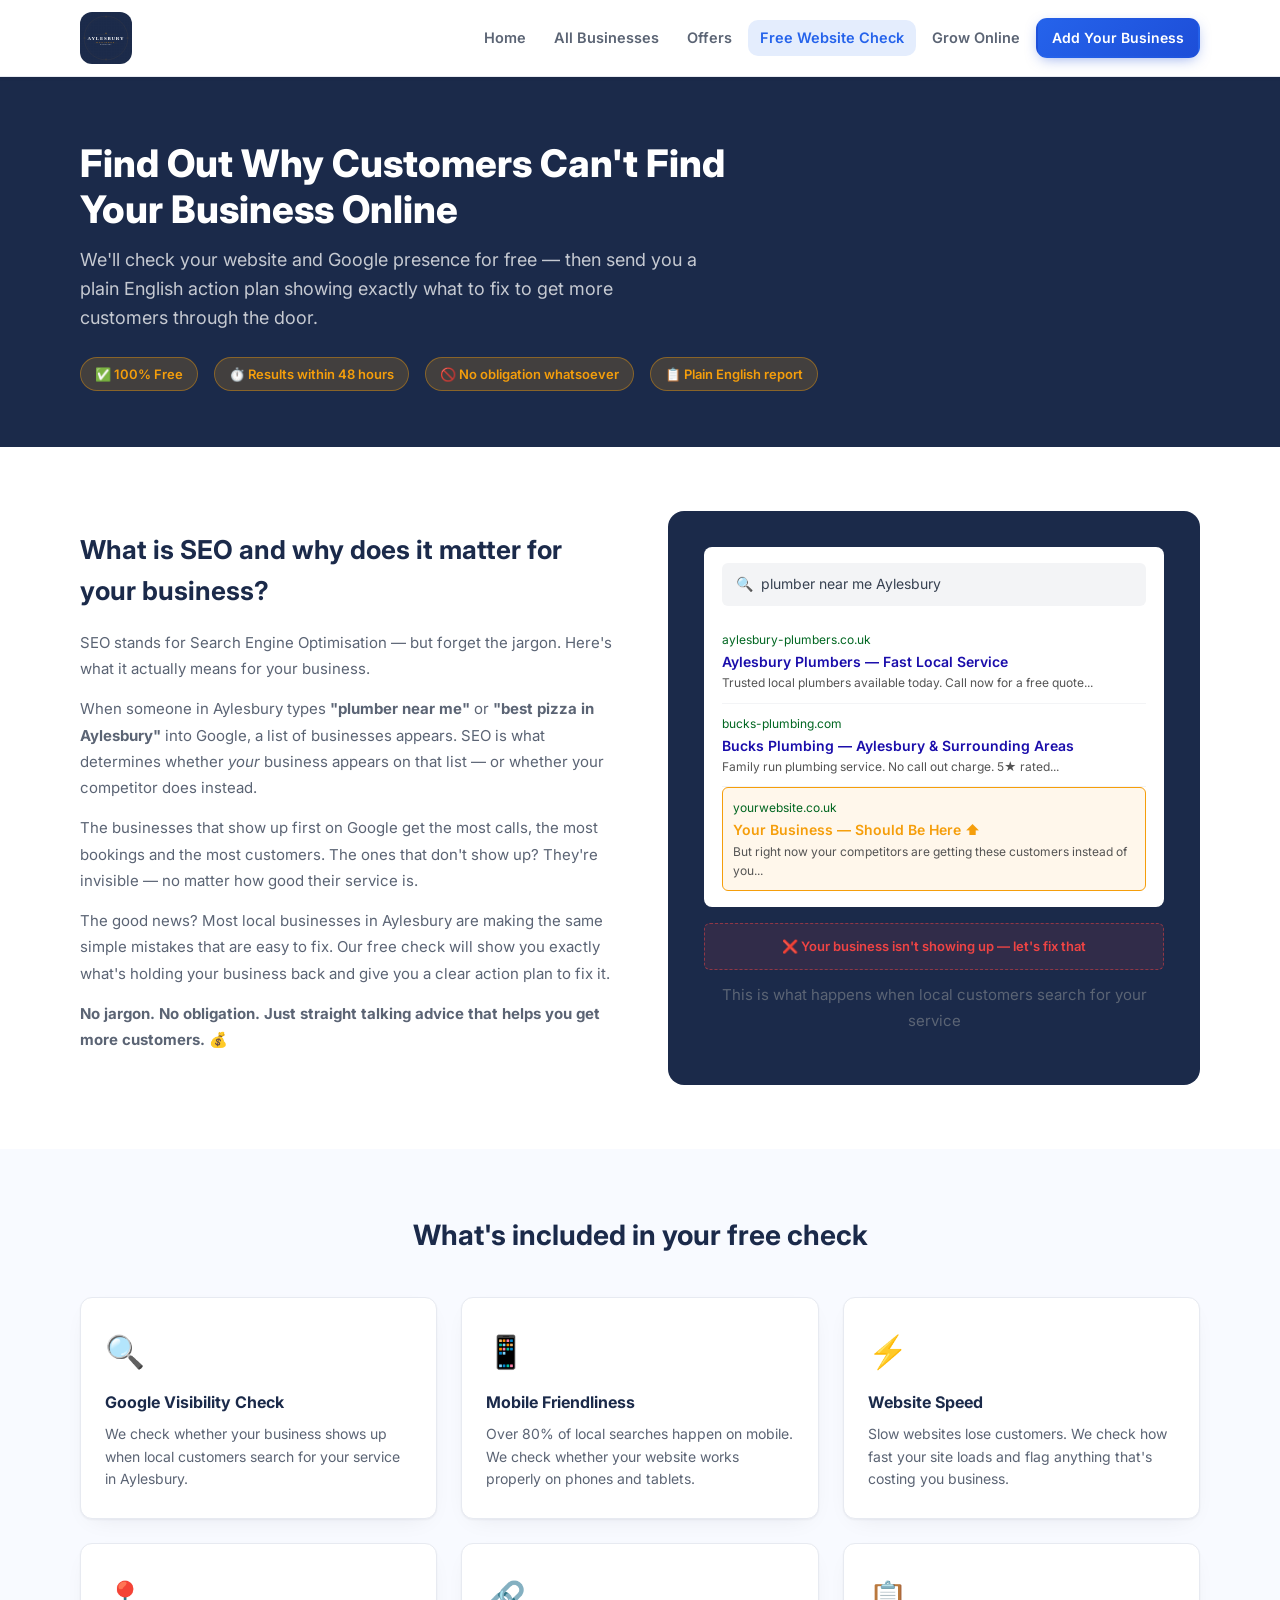
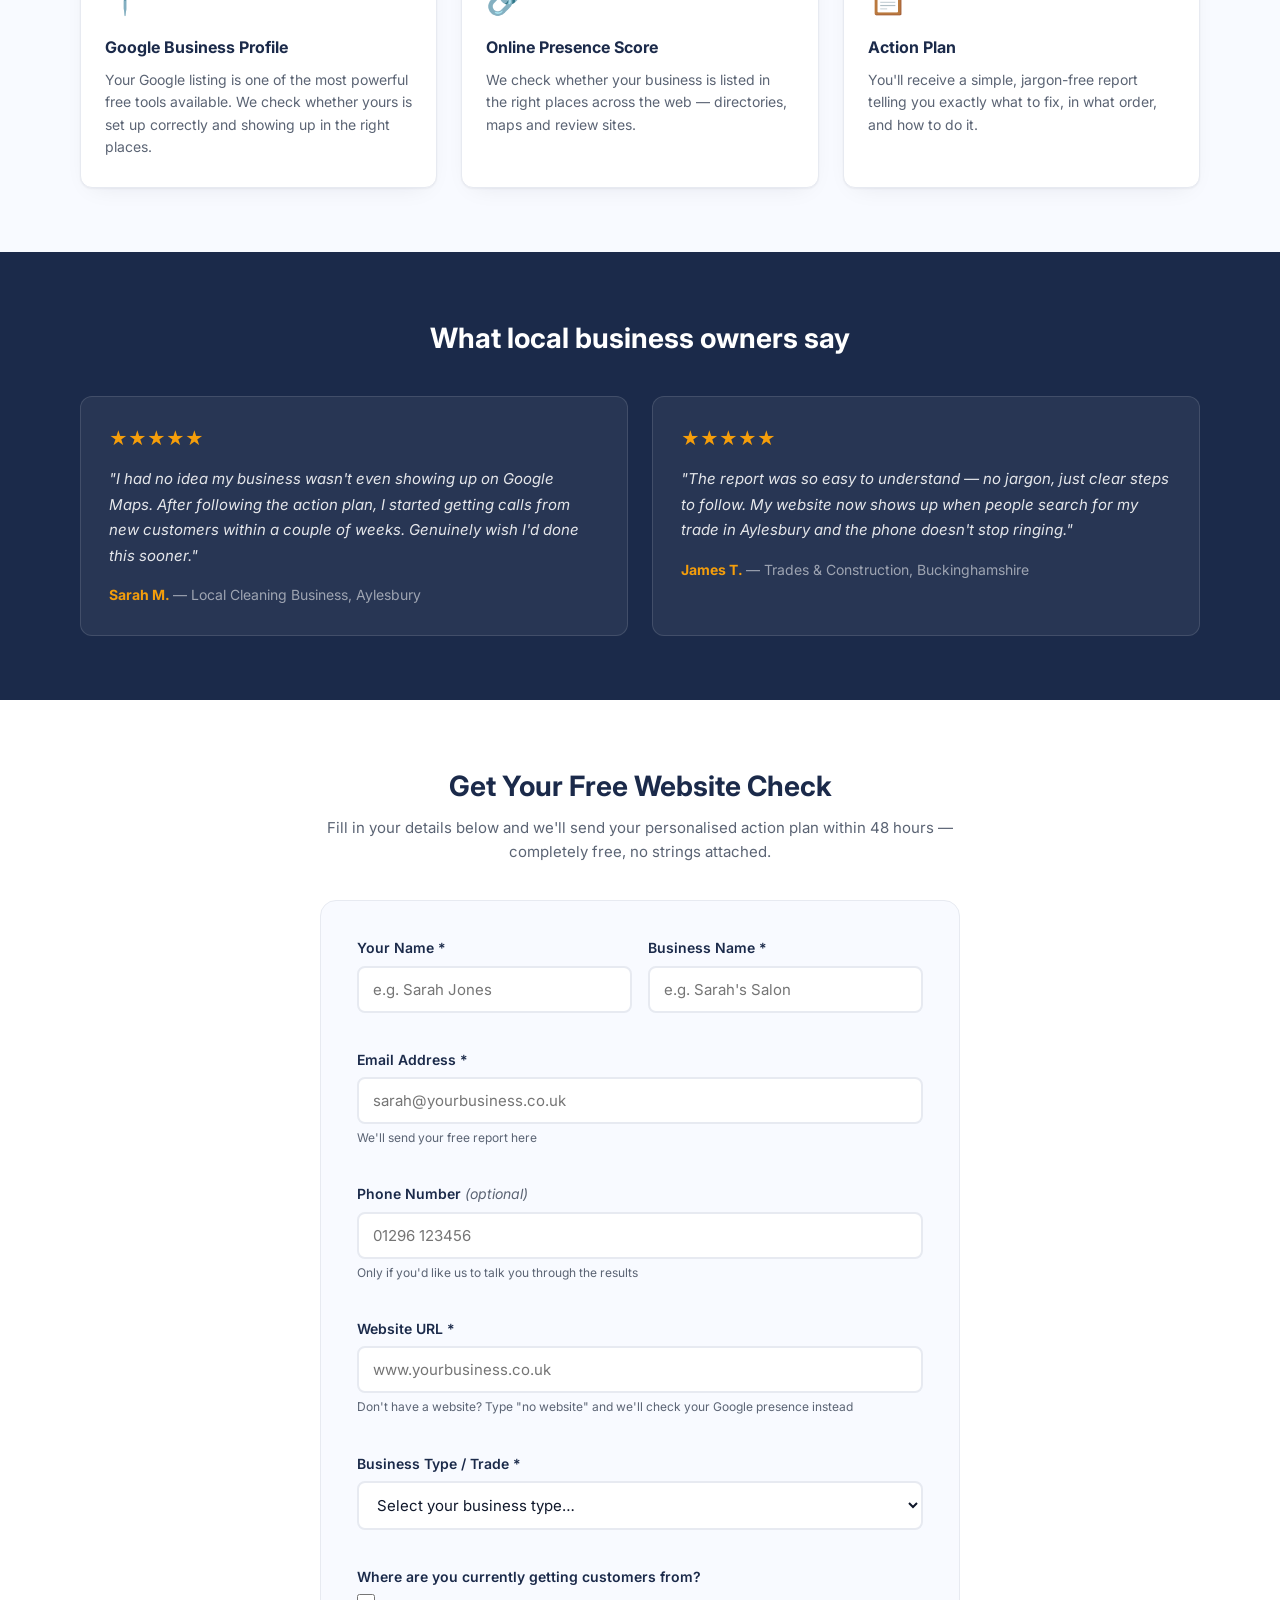
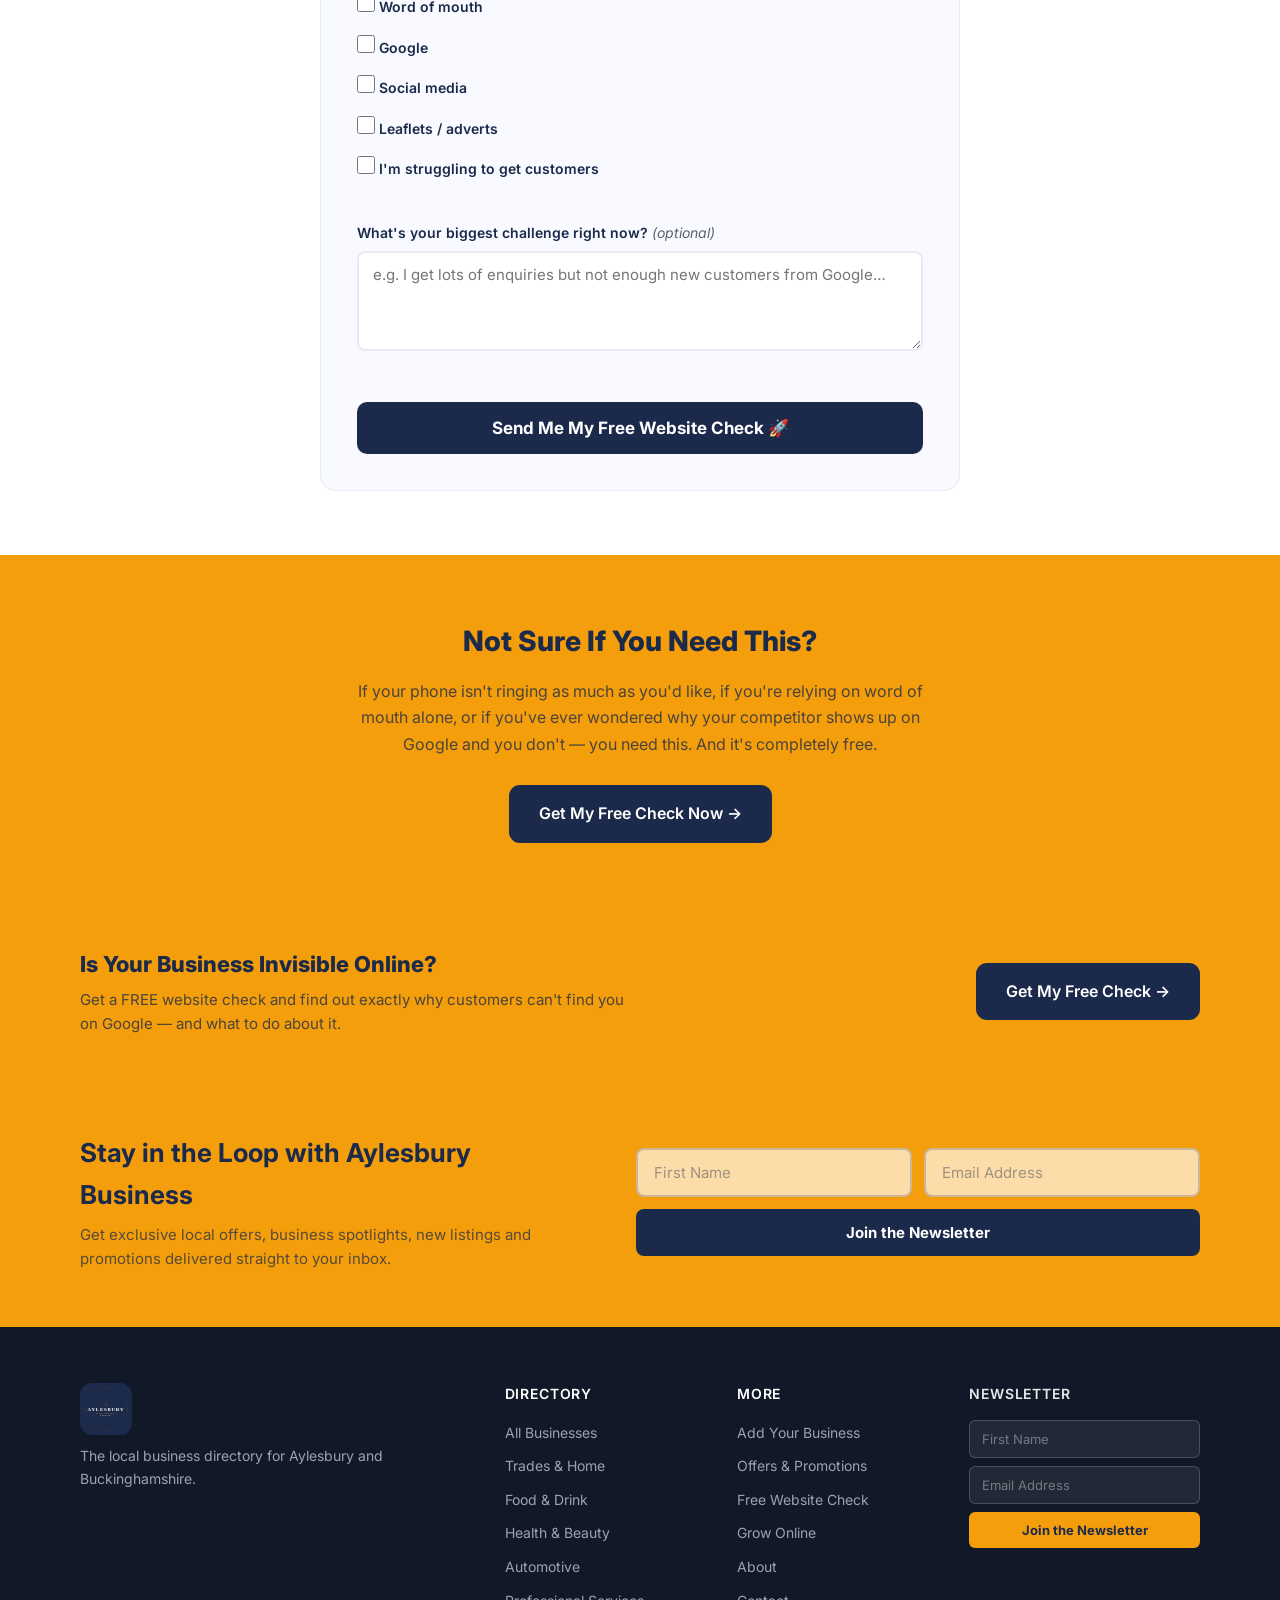
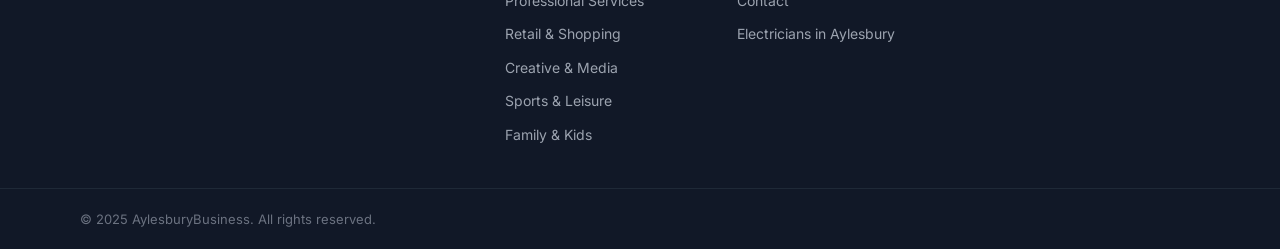
<file: free-seo-audit.html>
<!DOCTYPE html>
<html lang="en">
<head>
  <meta charset="UTF-8" />
  <meta name="viewport" content="width=device-width, initial-scale=1.0" />
  <title>Free SEO Audit for Aylesbury Businesses | Aylesbury Business Directory</title>
  <meta name="description" content="Get a free website check and SEO action plan for your Aylesbury business. Find out why customers can't find you on Google and exactly what to fix — free, no obligation." />
  <meta property="og:title" content="Free SEO Audit for Aylesbury Businesses | Aylesbury Business Directory" />
  <meta property="og:description" content="Get a free website check and SEO action plan for your Aylesbury business. Find out why customers can't find you on Google and exactly what to fix — free, no obligation." />
  <meta property="og:type" content="website" />
  <meta property="og:url" content="https://www.aylesburybusiness.directory/free-seo-audit.html" />
  <link rel="stylesheet" href="css/style.css" />
  <link rel="preconnect" href="https://fonts.googleapis.com" />
  <link href="https://fonts.googleapis.com/css2?family=Inter:wght@400;500;600;700;800&display=swap" rel="stylesheet" />
</head>
<body>

  <!-- Header -->
  <header class="site-header">
    <div class="container header-inner">
      <a href="index.html" class="logo">
        <img src="assets/images/logo.svg" alt="Aylesbury Business Directory" class="logo-img" />
      </a>
      <nav class="main-nav">
        <a href="index.html" class="nav-link">Home</a>
        <a href="businesses.html" class="nav-link">All Businesses</a>
        <a href="offers.html" class="nav-link">Offers</a>
        <a href="free-seo-audit.html" class="nav-link active">Free Website Check</a>
        <a href="grow.html" class="nav-link">Grow Online</a>
        <a href="add-listing.html" class="btn btn-primary btn-sm">Add Your Business</a>
      </nav>
      <button class="nav-toggle" aria-label="Toggle menu" onclick="toggleNav()">&#9776;</button>
    </div>
  </header>

  <!-- Hero -->
  <section class="audit-hero">
    <div class="container">
      <h1>Find Out Why Customers Can't Find Your Business Online</h1>
      <p>We'll check your website and Google presence for free — then send you a plain English action plan showing exactly what to fix to get more customers through the door.</p>
      <div class="audit-hero-badges">
        <span class="audit-badge">✅ 100% Free</span>
        <span class="audit-badge">⏱️ Results within 48 hours</span>
        <span class="audit-badge">🚫 No obligation whatsoever</span>
        <span class="audit-badge">📋 Plain English report</span>
      </div>
    </div>
  </section>

  <!-- Plain English Explainer -->
  <section class="audit-explainer">
    <div class="container audit-explainer-inner">
      <div>
        <h2>What is SEO and why does it matter for your business?</h2>
        <p>SEO stands for Search Engine Optimisation — but forget the jargon. Here's what it actually means for your business.</p>
        <p>When someone in Aylesbury types <strong>"plumber near me"</strong> or <strong>"best pizza in Aylesbury"</strong> into Google, a list of businesses appears. SEO is what determines whether <em>your</em> business appears on that list — or whether your competitor does instead.</p>
        <p>The businesses that show up first on Google get the most calls, the most bookings and the most customers. The ones that don't show up? They're invisible — no matter how good their service is.</p>
        <p>The good news? Most local businesses in Aylesbury are making the same simple mistakes that are easy to fix. Our free check will show you exactly what's holding your business back and give you a clear action plan to fix it.</p>
        <p><strong>No jargon. No obligation. Just straight talking advice that helps you get more customers. 💰</strong></p>
      </div>
      <div>
        <div class="audit-explainer-visual">
          <div class="audit-search-mock">
            <div class="audit-search-bar">🔍 &nbsp;plumber near me Aylesbury</div>
            <div class="audit-result">
              <div class="audit-result-url">aylesbury-plumbers.co.uk</div>
              <div class="audit-result-title">Aylesbury Plumbers — Fast Local Service</div>
              <div class="audit-result-desc">Trusted local plumbers available today. Call now for a free quote...</div>
            </div>
            <div class="audit-result">
              <div class="audit-result-url">bucks-plumbing.com</div>
              <div class="audit-result-title">Bucks Plumbing — Aylesbury &amp; Surrounding Areas</div>
              <div class="audit-result-desc">Family run plumbing service. No call out charge. 5★ rated...</div>
            </div>
            <div class="audit-result you">
              <div class="audit-result-url">yourwebsite.co.uk</div>
              <div class="audit-result-title">Your Business — Should Be Here ⬆️</div>
              <div class="audit-result-desc">But right now your competitors are getting these customers instead of you...</div>
            </div>
          </div>
          <div class="audit-missing">❌ Your business isn't showing up — let's fix that</div>
          <p class="audit-visual-caption">This is what happens when local customers search for your service</p>
        </div>
      </div>
    </div>
  </section>

  <!-- What's Included -->
  <section class="audit-includes">
    <div class="container">
      <h2>What's included in your free check</h2>
      <div class="audit-grid">
        <div class="audit-card">
          <div class="audit-card-icon">🔍</div>
          <h3>Google Visibility Check</h3>
          <p>We check whether your business shows up when local customers search for your service in Aylesbury.</p>
        </div>
        <div class="audit-card">
          <div class="audit-card-icon">📱</div>
          <h3>Mobile Friendliness</h3>
          <p>Over 80% of local searches happen on mobile. We check whether your website works properly on phones and tablets.</p>
        </div>
        <div class="audit-card">
          <div class="audit-card-icon">⚡</div>
          <h3>Website Speed</h3>
          <p>Slow websites lose customers. We check how fast your site loads and flag anything that's costing you business.</p>
        </div>
        <div class="audit-card">
          <div class="audit-card-icon">📍</div>
          <h3>Google Business Profile</h3>
          <p>Your Google listing is one of the most powerful free tools available. We check whether yours is set up correctly and showing up in the right places.</p>
        </div>
        <div class="audit-card">
          <div class="audit-card-icon">🔗</div>
          <h3>Online Presence Score</h3>
          <p>We check whether your business is listed in the right places across the web — directories, maps and review sites.</p>
        </div>
        <div class="audit-card">
          <div class="audit-card-icon">📋</div>
          <h3>Action Plan</h3>
          <p>You'll receive a simple, jargon-free report telling you exactly what to fix, in what order, and how to do it.</p>
        </div>
      </div>
    </div>
  </section>

  <!-- Social Proof -->
  <!-- REPLACE WITH REAL TESTIMONIALS -->
  <section class="audit-testimonials">
    <div class="container">
      <h2>What local business owners say</h2>
      <div class="audit-testimonial-grid">
        <div class="audit-testimonial-card">
          <div class="stars">★★★★★</div>
          <blockquote>"I had no idea my business wasn't even showing up on Google Maps. After following the action plan, I started getting calls from new customers within a couple of weeks. Genuinely wish I'd done this sooner."</blockquote>
          <div class="attrib">Sarah M. <span>— Local Cleaning Business, Aylesbury</span></div>
        </div>
        <div class="audit-testimonial-card">
          <div class="stars">★★★★★</div>
          <blockquote>"The report was so easy to understand — no jargon, just clear steps to follow. My website now shows up when people search for my trade in Aylesbury and the phone doesn't stop ringing."</blockquote>
          <div class="attrib">James T. <span>— Trades &amp; Construction, Buckinghamshire</span></div>
        </div>
      </div>
    </div>
  </section>
  <!-- END REPLACE -->

  <!-- Audit Request Form -->
  <section class="audit-form-section" id="audit-form">
    <div class="container audit-form-wrap">
      <h2>Get Your Free Website Check</h2>
      <p class="audit-form-sub">Fill in your details below and we'll send your personalised action plan within 48 hours — completely free, no strings attached.</p>

      <form class="audit-form" name="free-seo-audit" data-netlify="true" onsubmit="handleAuditSubmit(event)">
        <input type="hidden" name="form-name" value="free-seo-audit" />

        <div class="form-row">
          <div class="form-group">
            <label for="audit-name">Your Name *</label>
            <input type="text" id="audit-name" name="name" required placeholder="e.g. Sarah Jones" />
          </div>
          <div class="form-group">
            <label for="audit-biz">Business Name *</label>
            <input type="text" id="audit-biz" name="business-name" required placeholder="e.g. Sarah's Salon" />
          </div>
        </div>

        <div class="form-group">
          <label for="audit-email">Email Address *</label>
          <input type="email" id="audit-email" name="email" required placeholder="sarah@yourbusiness.co.uk" />
          <p class="field-hint">We'll send your free report here</p>
        </div>

        <div class="form-group">
          <label for="audit-phone">Phone Number <em style="font-weight:400;color:var(--color-text-muted)">(optional)</em></label>
          <input type="tel" id="audit-phone" name="phone" placeholder="01296 123456" />
          <p class="field-hint">Only if you'd like us to talk you through the results</p>
        </div>

        <div class="form-group">
          <label for="audit-website">Website URL *</label>
          <input type="text" id="audit-website" name="website" required placeholder="www.yourbusiness.co.uk" />
          <p class="field-hint">Don't have a website? Type "no website" and we'll check your Google presence instead</p>
        </div>

        <div class="form-group">
          <label for="audit-type">Business Type / Trade *</label>
          <select id="audit-type" name="business-type" required>
            <option value="" disabled selected>Select your business type…</option>
            <option value="Trades &amp; Construction">Trades &amp; Construction</option>
            <option value="Food &amp; Drink">Food &amp; Drink</option>
            <option value="Health &amp; Beauty">Health &amp; Beauty</option>
            <option value="Automotive">Automotive</option>
            <option value="Professional Services">Professional Services</option>
            <option value="Retail">Retail</option>
            <option value="Creative &amp; Media">Creative &amp; Media</option>
            <option value="Sports &amp; Leisure">Sports &amp; Leisure</option>
            <option value="Other">Other</option>
          </select>
        </div>

        <div class="form-group">
          <label>Where are you currently getting customers from?</label>
          <div class="audit-checkbox-group">
            <label class="audit-checkbox-label"><input type="checkbox" name="customer-source" value="Word of mouth" /> Word of mouth</label>
            <label class="audit-checkbox-label"><input type="checkbox" name="customer-source" value="Google" /> Google</label>
            <label class="audit-checkbox-label"><input type="checkbox" name="customer-source" value="Social media" /> Social media</label>
            <label class="audit-checkbox-label"><input type="checkbox" name="customer-source" value="Leaflets / adverts" /> Leaflets / adverts</label>
            <label class="audit-checkbox-label"><input type="checkbox" name="customer-source" value="I'm struggling to get customers" /> I'm struggling to get customers</label>
          </div>
        </div>

        <div class="form-group">
          <label for="audit-challenge">What's your biggest challenge right now? <em style="font-weight:400;color:var(--color-text-muted)">(optional)</em></label>
          <textarea id="audit-challenge" name="biggest-challenge" placeholder="e.g. I get lots of enquiries but not enough new customers from Google…"></textarea>
        </div>

        <button type="submit" class="audit-submit">Send Me My Free Website Check 🚀</button>
      </form>

      <div class="audit-confirm" id="audit-confirm">
        <h3>You're all set! 🎉</h3>
        <p id="audit-confirm-msg">We'll have your free website check and action plan sent to you within 48 hours. Keep an eye on your inbox — this could be the thing that changes everything for your business.</p>
      </div>
    </div>
  </section>

  <!-- Bottom CTA -->
  <section class="audit-bottom-cta">
    <div class="container">
      <h2>Not Sure If You Need This?</h2>
      <p>If your phone isn't ringing as much as you'd like, if you're relying on word of mouth alone, or if you've ever wondered why your competitor shows up on Google and you don't — you need this. And it's completely free.</p>
      <a href="#audit-form" class="btn btn-navy btn-lg">Get My Free Check Now →</a>
    </div>
  </section>

  <!-- SEO Audit Banner -->
  <section class="seo-audit-banner">
    <div class="container seo-audit-banner-inner">
      <div>
        <h2>Is Your Business Invisible Online?</h2>
        <p>Get a FREE website check and find out exactly why customers can't find you on Google — and what to do about it.</p>
      </div>
      <a href="free-seo-audit.html" class="btn btn-navy btn-lg">Get My Free Check →</a>
    </div>
  </section>

  <!-- Newsletter Band -->
  <section class="newsletter-band">
    <div class="container newsletter-inner">
      <div class="newsletter-copy">
        <h2>Stay in the Loop with Aylesbury Business</h2>
        <p>Get exclusive local offers, business spotlights, new listings and promotions delivered straight to your inbox.</p>
      </div>
      <div>
        <form class="newsletter-form" name="newsletter-signup" data-netlify="true" onsubmit="handleNewsletter(event, this, 'nl-thanks-audit')">
          <input type="hidden" name="form-name" value="newsletter-signup" />
          <div class="nl-row">
            <input type="text" name="first-name" placeholder="First Name" required />
            <input type="email" name="email" placeholder="Email Address" required />
          </div>
          <button type="submit" class="newsletter-submit">Join the Newsletter</button>
        </form>
        <div class="newsletter-thanks" id="nl-thanks-audit">You're in! Welcome to the Aylesbury Business community 🎉</div>
      </div>
    </div>
  </section>

  <!-- Footer -->
  <footer class="site-footer">
    <div class="container footer-inner">
      <div class="footer-brand">
        <a href="index.html" class="logo">
          <img src="assets/images/logo.svg" alt="Aylesbury Business Directory" class="logo-img" />
        </a>
        <p>The local business directory for Aylesbury and Buckinghamshire.</p>
      </div>
      <div class="footer-links">
        <h4>Directory</h4>
        <ul>
          <li><a href="businesses.html">All Businesses</a></li>
          <li><a href="businesses.html?category=trades">Trades &amp; Home</a></li>
          <li><a href="businesses.html?category=food-drink">Food &amp; Drink</a></li>
          <li><a href="businesses.html?category=health-beauty">Health &amp; Beauty</a></li>
          <li><a href="businesses.html?category=automotive">Automotive</a></li>
          <li><a href="businesses.html?category=professional-services">Professional Services</a></li>
          <li><a href="businesses.html?category=retail">Retail &amp; Shopping</a></li>
          <li><a href="businesses.html?category=creative-media">Creative &amp; Media</a></li>
          <li><a href="businesses.html?category=sports-leisure">Sports &amp; Leisure</a></li>
          <li><a href="businesses.html?category=family-kids">Family &amp; Kids</a></li>
        </ul>
      </div>
      <div class="footer-links">
        <h4>More</h4>
        <ul>
          <li><a href="add-listing.html">Add Your Business</a></li>
          <li><a href="offers.html">Offers &amp; Promotions</a></li>
          <li><a href="free-seo-audit.html">Free Website Check</a></li>
          <li><a href="grow.html">Grow Online</a></li>
          <li><a href="about.html">About</a></li>
          <li><a href="contact.html">Contact</a></li>
          <li><a href="electricians-aylesbury.html">Electricians in Aylesbury</a></li>
        </ul>
      </div>
      <div class="footer-newsletter">
        <h4>Newsletter</h4>
        <form class="footer-nl-form" name="newsletter-signup" onsubmit="handleFooterNl(event, this, 'footer-nl-thanks-audit')">
          <input type="hidden" name="form-name" value="newsletter-signup" />
          <input type="text" name="first-name" placeholder="First Name" />
          <input type="email" name="email" placeholder="Email Address" required />
          <button type="submit" class="footer-nl-submit">Join the Newsletter</button>
        </form>
        <div class="footer-nl-thanks" id="footer-nl-thanks-audit">You're in! 🎉</div>
      </div>
    </div>
    <div class="footer-bottom">
      <div class="container">
        <p>&copy; 2025 AylesburyBusiness. All rights reserved.</p>
      </div>
    </div>
  </footer>

  <script src="js/main.js"></script>
  <script>
    function handleAuditSubmit(e) {
      e.preventDefault();
      const form = e.target;
      const email = form.querySelector('[name="email"]').value;
      const data = new FormData(form);
      // Netlify doesn't handle checkboxes with same name well via URLSearchParams,
      // so collect checked values into a joined string
      const sources = [...form.querySelectorAll('[name="customer-source"]:checked')].map(el => el.value).join(', ');
      data.delete('customer-source');
      if (sources) data.append('customer-source', sources);

      fetch('/', {
        method: 'POST',
        headers: { 'Content-Type': 'application/x-www-form-urlencoded' },
        body: new URLSearchParams(data).toString()
      }).then(() => {
        form.style.display = 'none';
        const confirm = document.getElementById('audit-confirm');
        document.getElementById('audit-confirm-msg').textContent =
          `We'll have your free website check and action plan sent to ${email} within 48 hours. Keep an eye on your inbox — this could be the thing that changes everything for your business.`;
        confirm.classList.add('visible');
        confirm.scrollIntoView({ behavior: 'smooth', block: 'center' });
      }).catch(() => form.submit());
    }

    function handleNewsletter(e, form, thanksId) {
      e.preventDefault();
      const data = new FormData(form);
      fetch('/', { method: 'POST', headers: { 'Content-Type': 'application/x-www-form-urlencoded' }, body: new URLSearchParams(data).toString() })
        .then(() => { form.style.display = 'none'; document.getElementById(thanksId).classList.add('visible'); })
        .catch(() => form.submit());
    }

    function handleFooterNl(e, form, thanksId) {
      e.preventDefault();
      const data = new FormData(form);
      fetch('/', { method: 'POST', headers: { 'Content-Type': 'application/x-www-form-urlencoded' }, body: new URLSearchParams(data).toString() })
        .then(() => { form.style.display = 'none'; document.getElementById(thanksId).classList.add('visible'); })
        .catch(() => form.submit());
    }
  </script>
</body>
</html>
</file>
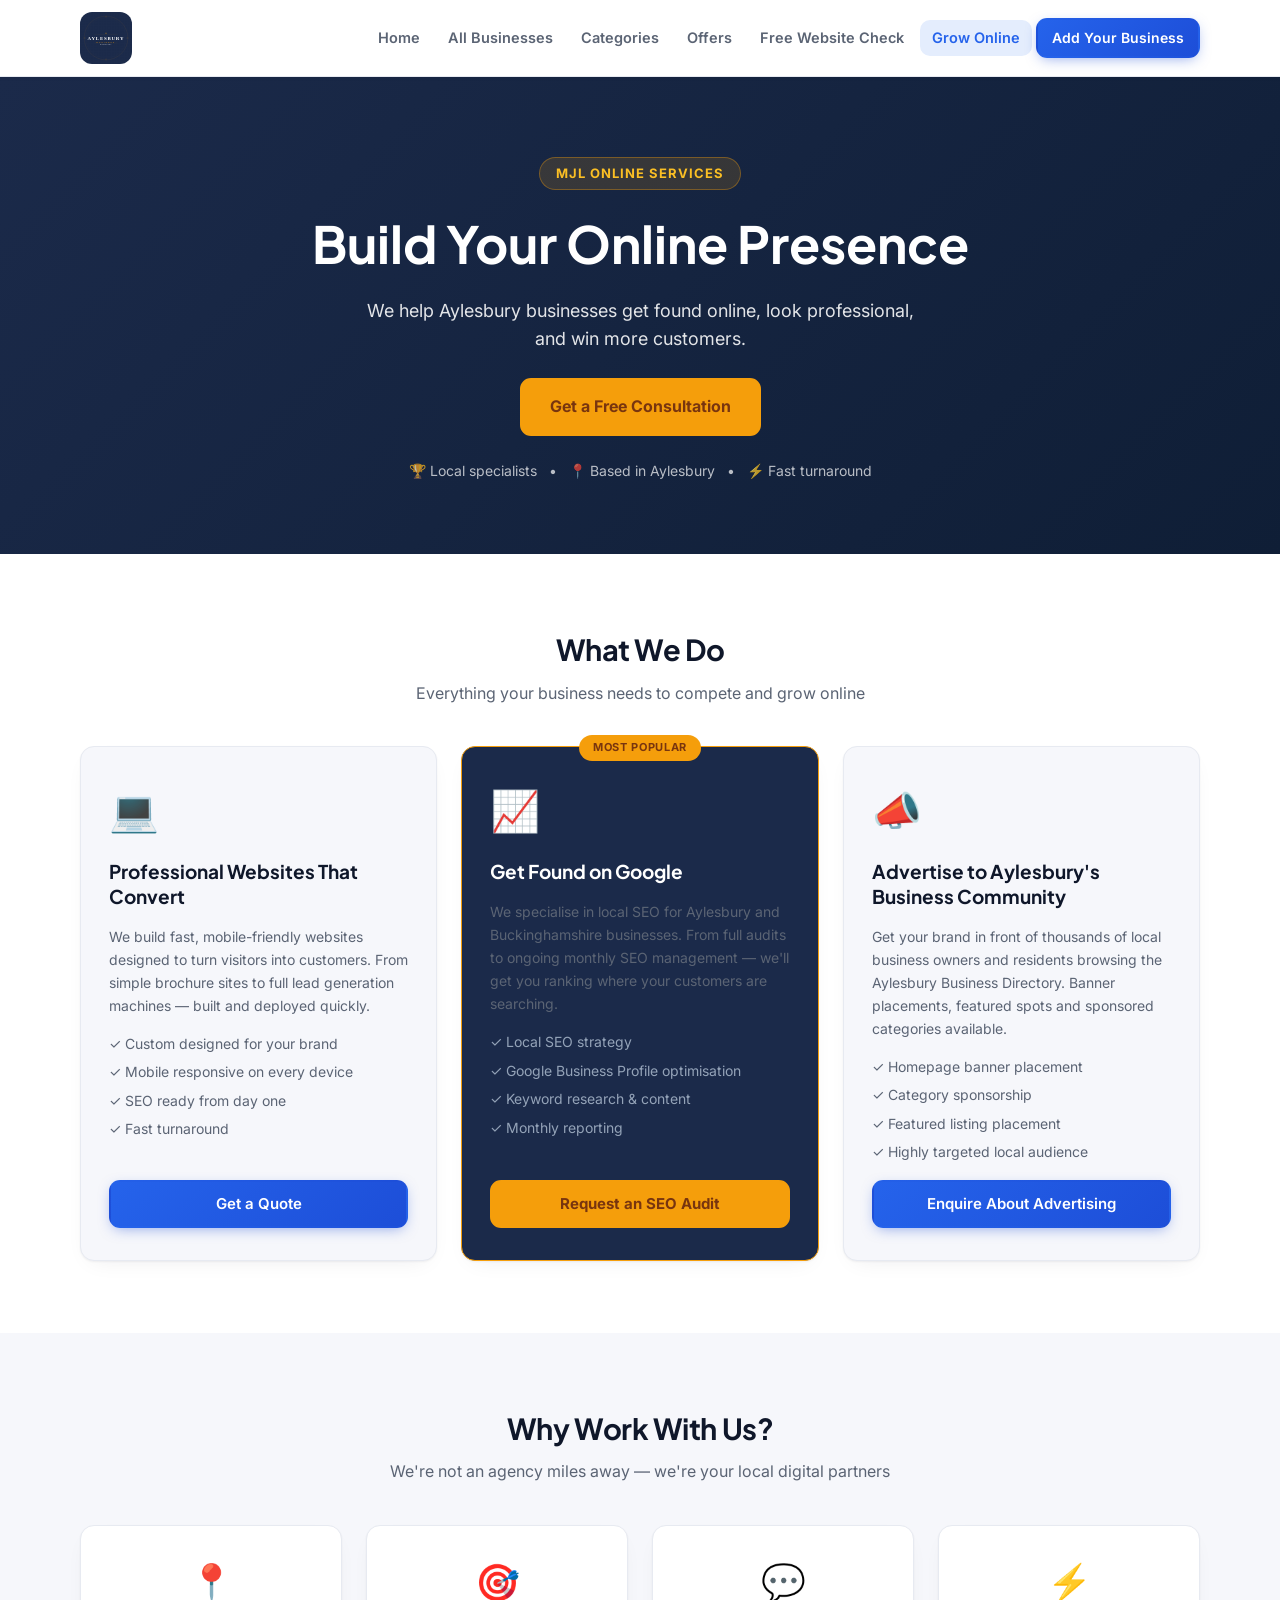
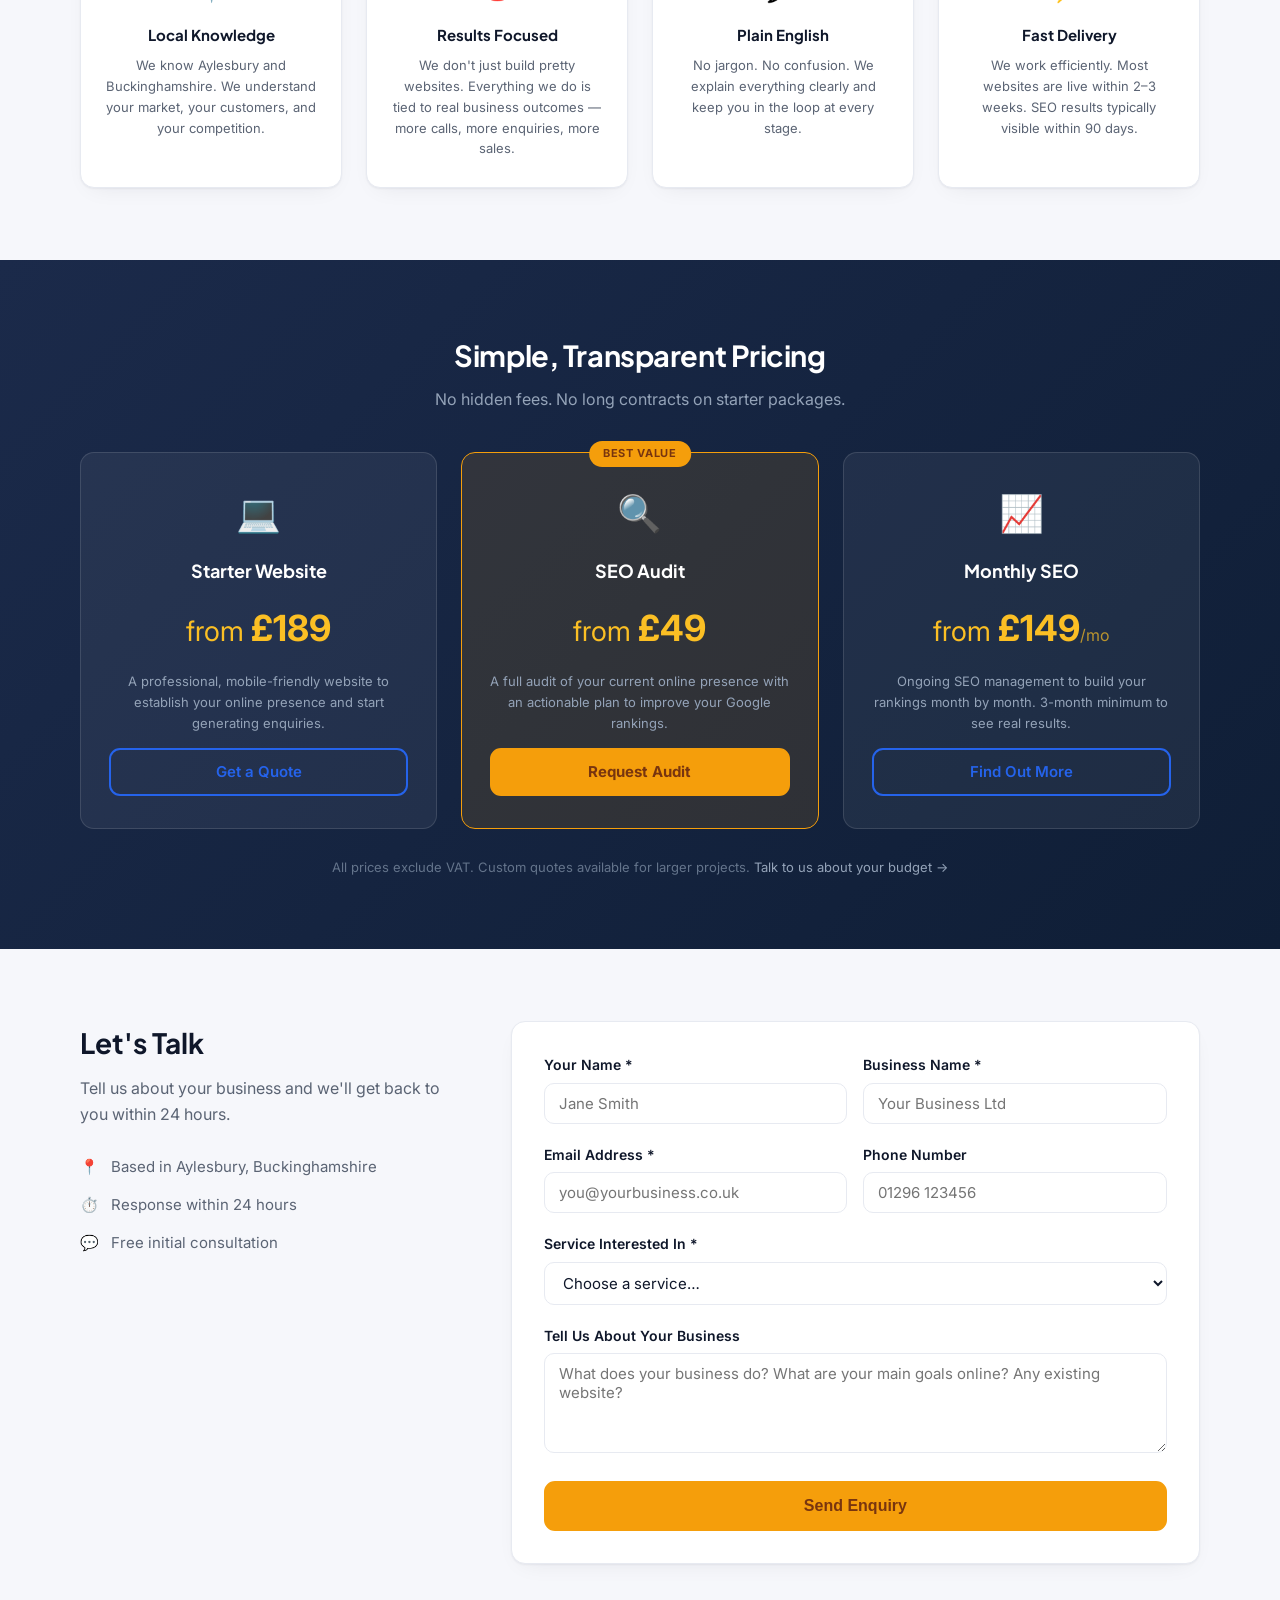
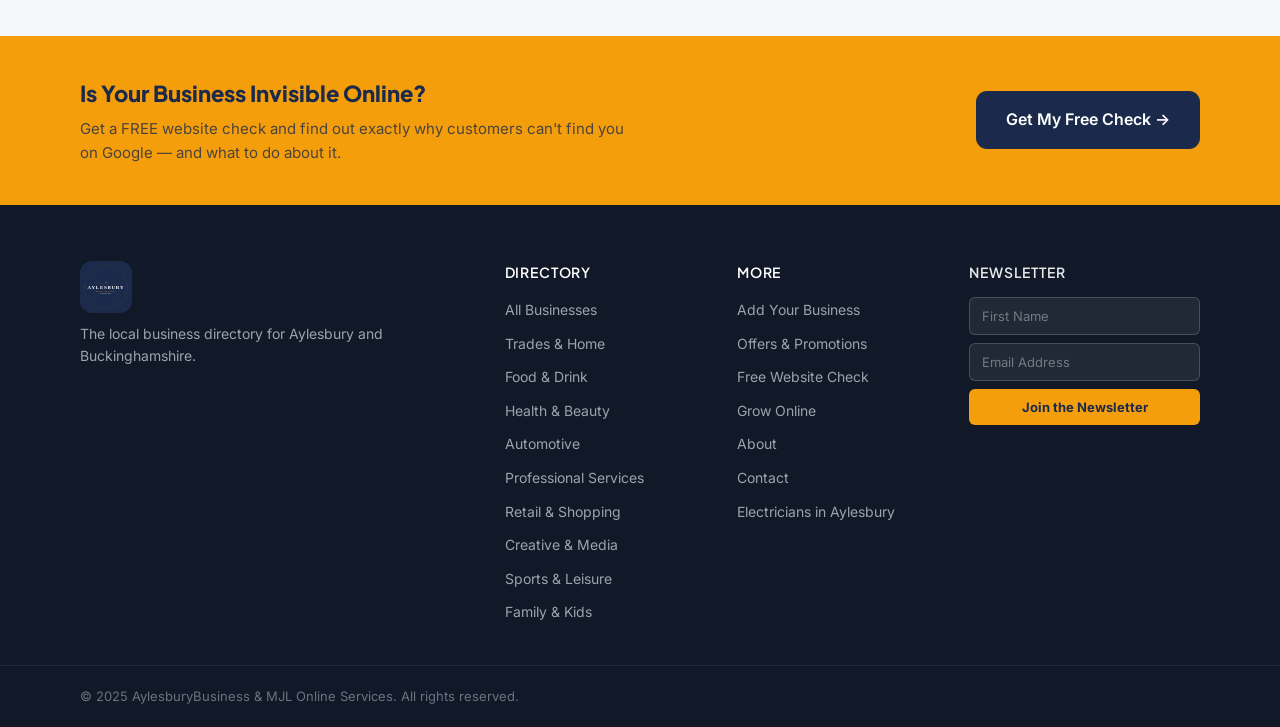
<file: grow.html>
<!DOCTYPE html>
<html lang="en">
<head>
  <meta charset="UTF-8" />
  <meta name="viewport" content="width=device-width, initial-scale=1.0" />
  <title>Web Design &amp; SEO Services Aylesbury – MJL Online Services</title>
  <meta name="description" content="Professional web design and SEO services for Aylesbury businesses. MJL Online Services helps local businesses get found on Google and win more customers. Free consultation available." />
  <link rel="stylesheet" href="css/style.css" />
  <link rel="preconnect" href="https://fonts.googleapis.com" />
  <link href="https://fonts.googleapis.com/css2?family=Inter:wght@400;500;600;700&family=Plus+Jakarta+Sans:wght@600;700;800&display=swap" rel="stylesheet" />
</head>
<body>

  <!-- Header -->
  <header class="site-header">
    <div class="container header-inner">
      <a href="index.html" class="logo">
        <img src="assets/images/logo.svg" alt="Aylesbury Business Directory" class="logo-img" />
      </a>
      <nav class="main-nav">
        <a href="index.html" class="nav-link">Home</a>
        <a href="businesses.html" class="nav-link">All Businesses</a>
        <a href="index.html#categories" class="nav-link">Categories</a>
        <a href="offers.html" class="nav-link">Offers</a>
        <a href="free-seo-audit.html" class="nav-link">Free Website Check</a>
        <a href="grow.html" class="nav-link active">Grow Online</a>
        <a href="add-listing.html" class="btn btn-primary btn-sm">Add Your Business</a>
      </nav>
      <button class="nav-toggle" aria-label="Toggle menu" onclick="toggleNav()">&#9776;</button>
    </div>
  </header>

  <!-- Hero -->
  <section class="grow-hero">
    <div class="container grow-hero-inner">
      <div class="grow-hero-badge">MJL Online Services</div>
      <h1>Build Your Online Presence</h1>
      <p class="grow-hero-sub">We help Aylesbury businesses get found online, look professional, and win more customers.</p>
      <a href="#grow-contact" class="btn btn-accent btn-lg">Get a Free Consultation</a>
      <div class="grow-hero-trust">
        <span>🏆 Local specialists</span>
        <span>•</span>
        <span>📍 Based in Aylesbury</span>
        <span>•</span>
        <span>⚡ Fast turnaround</span>
      </div>
    </div>
  </section>

  <!-- Services -->
  <section class="section grow-services-section">
    <div class="container">
      <div class="section-header centered">
        <h2>What We Do</h2>
        <p class="section-intro">Everything your business needs to compete and grow online</p>
      </div>
      <div class="grow-services-grid">

        <!-- Service 1: Website Design -->
        <div class="grow-service-card">
          <div class="grow-service-icon">💻</div>
          <h3>Professional Websites That Convert</h3>
          <p>We build fast, mobile-friendly websites designed to turn visitors into customers. From simple brochure sites to full lead generation machines — built and deployed quickly.</p>
          <ul class="grow-service-points">
            <li>✓ Custom designed for your brand</li>
            <li>✓ Mobile responsive on every device</li>
            <li>✓ SEO ready from day one</li>
            <li>✓ Fast turnaround</li>
          </ul>
          <a href="#grow-contact" class="btn btn-primary">Get a Quote</a>
        </div>

        <!-- Service 2: SEO -->
        <div class="grow-service-card grow-service-card--highlight">
          <div class="grow-service-popular">Most Popular</div>
          <div class="grow-service-icon">📈</div>
          <h3>Get Found on Google</h3>
          <p>We specialise in local SEO for Aylesbury and Buckinghamshire businesses. From full audits to ongoing monthly SEO management — we'll get you ranking where your customers are searching.</p>
          <ul class="grow-service-points">
            <li>✓ Local SEO strategy</li>
            <li>✓ Google Business Profile optimisation</li>
            <li>✓ Keyword research &amp; content</li>
            <li>✓ Monthly reporting</li>
          </ul>
          <a href="#grow-contact" class="btn btn-accent">Request an SEO Audit</a>
        </div>

        <!-- Service 3: Advertising -->
        <div class="grow-service-card">
          <div class="grow-service-icon">📣</div>
          <h3>Advertise to Aylesbury's Business Community</h3>
          <p>Get your brand in front of thousands of local business owners and residents browsing the Aylesbury Business Directory. Banner placements, featured spots and sponsored categories available.</p>
          <ul class="grow-service-points">
            <li>✓ Homepage banner placement</li>
            <li>✓ Category sponsorship</li>
            <li>✓ Featured listing placement</li>
            <li>✓ Highly targeted local audience</li>
          </ul>
          <a href="#grow-contact" class="btn btn-primary">Enquire About Advertising</a>
        </div>

      </div>
    </div>
  </section>

  <!-- Why Us -->
  <section class="section grow-why-section">
    <div class="container">
      <div class="section-header centered">
        <h2>Why Work With Us?</h2>
        <p class="section-intro">We're not an agency miles away — we're your local digital partners</p>
      </div>
      <div class="grow-why-grid">
        <div class="grow-why-item">
          <span class="grow-why-icon">📍</span>
          <h4>Local Knowledge</h4>
          <p>We know Aylesbury and Buckinghamshire. We understand your market, your customers, and your competition.</p>
        </div>
        <div class="grow-why-item">
          <span class="grow-why-icon">🎯</span>
          <h4>Results Focused</h4>
          <p>We don't just build pretty websites. Everything we do is tied to real business outcomes — more calls, more enquiries, more sales.</p>
        </div>
        <div class="grow-why-item">
          <span class="grow-why-icon">💬</span>
          <h4>Plain English</h4>
          <p>No jargon. No confusion. We explain everything clearly and keep you in the loop at every stage.</p>
        </div>
        <div class="grow-why-item">
          <span class="grow-why-icon">⚡</span>
          <h4>Fast Delivery</h4>
          <p>We work efficiently. Most websites are live within 2–3 weeks. SEO results typically visible within 90 days.</p>
        </div>
      </div>
    </div>
  </section>

  <!-- Pricing -->
  <section class="section grow-pricing-section">
    <div class="container">
      <div class="section-header centered">
        <h2>Simple, Transparent Pricing</h2>
        <p class="section-intro">No hidden fees. No long contracts on starter packages.</p>
      </div>
      <div class="grow-pricing-grid">

        <div class="grow-pricing-card">
          <div class="grow-pricing-icon">💻</div>
          <h3>Starter Website</h3>
          <div class="grow-pricing-price">from <strong>£189</strong></div>
          <p>A professional, mobile-friendly website to establish your online presence and start generating enquiries.</p>
          <a href="#grow-contact" class="btn btn-outline">Get a Quote</a>
        </div>

        <div class="grow-pricing-card grow-pricing-card--popular">
          <div class="grow-pricing-badge">Best Value</div>
          <div class="grow-pricing-icon">🔍</div>
          <h3>SEO Audit</h3>
          <div class="grow-pricing-price">from <strong>£49</strong></div>
          <p>A full audit of your current online presence with an actionable plan to improve your Google rankings.</p>
          <a href="#grow-contact" class="btn btn-accent">Request Audit</a>
        </div>

        <div class="grow-pricing-card">
          <div class="grow-pricing-icon">📈</div>
          <h3>Monthly SEO</h3>
          <div class="grow-pricing-price">from <strong>£149</strong><span class="grow-pricing-period">/mo</span></div>
          <p>Ongoing SEO management to build your rankings month by month. 3-month minimum to see real results.</p>
          <a href="#grow-contact" class="btn btn-outline">Find Out More</a>
        </div>

      </div>
      <p class="grow-pricing-smallprint">All prices exclude VAT. Custom quotes available for larger projects. <a href="#grow-contact">Talk to us about your budget →</a></p>
    </div>
  </section>

  <!-- Contact Form -->
  <section class="section grow-contact-section" id="grow-contact">
    <div class="container">
      <div class="grow-contact-inner">
        <div class="grow-contact-text">
          <h2>Let's Talk</h2>
          <p>Tell us about your business and we'll get back to you within 24 hours.</p>
          <div class="grow-contact-details">
            <div class="grow-contact-detail">
              <span>📍</span>
              <span>Based in Aylesbury, Buckinghamshire</span>
            </div>
            <div class="grow-contact-detail">
              <span>⏱️</span>
              <span>Response within 24 hours</span>
            </div>
            <div class="grow-contact-detail">
              <span>💬</span>
              <span>Free initial consultation</span>
            </div>
          </div>
        </div>
        <div class="grow-contact-form-wrap">
          <form action="https://formsubmit.co/aylesburybusiness@gmail.com" method="POST" id="grow-form">
            <input type="hidden" name="_subject" value="New Enquiry – Grow Online (MJL Online Services)" />
            <input type="hidden" name="_next" value="https://www.aylesburybusiness.directory/grow.html?sent=1" />
            <input type="hidden" name="_captcha" value="false" />
            <input type="text" name="_honey" style="display:none" />

            <div class="form-row">
              <div class="form-group">
                <label for="gc-name">Your Name *</label>
                <input type="text" id="gc-name" name="name" class="form-input" placeholder="Jane Smith" required />
              </div>
              <div class="form-group">
                <label for="gc-biz">Business Name *</label>
                <input type="text" id="gc-biz" name="business" class="form-input" placeholder="Your Business Ltd" required />
              </div>
            </div>
            <div class="form-row">
              <div class="form-group">
                <label for="gc-email">Email Address *</label>
                <input type="email" id="gc-email" name="email" class="form-input" placeholder="you@yourbusiness.co.uk" required />
              </div>
              <div class="form-group">
                <label for="gc-phone">Phone Number</label>
                <input type="tel" id="gc-phone" name="phone" class="form-input" placeholder="01296 123456" />
              </div>
            </div>
            <div class="form-group">
              <label for="gc-service">Service Interested In *</label>
              <select id="gc-service" name="service" class="form-select" required>
                <option value="">Choose a service…</option>
                <option value="website">Website Design &amp; Build</option>
                <option value="seo-audit">SEO Audit</option>
                <option value="monthly-seo">Monthly SEO Management</option>
                <option value="advertising">Advertising on the Directory</option>
                <option value="unsure">Not Sure Yet — Tell Me More</option>
              </select>
            </div>
            <div class="form-group">
              <label for="gc-message">Tell Us About Your Business</label>
              <textarea id="gc-message" name="message" class="form-textarea" rows="4" placeholder="What does your business do? What are your main goals online? Any existing website?"></textarea>
            </div>

            <div id="grow-success" class="hidden" style="background:#d1fae5;border:1px solid #6ee7b7;border-radius:8px;padding:20px;margin-bottom:20px;color:#065f46;font-weight:600;">
              ✅ Thanks! We've received your enquiry and will be in touch within 24 hours.
            </div>

            <button type="submit" class="btn btn-accent btn-lg btn-full">Send Enquiry</button>
          </form>
        </div>
      </div>
    </div>
  </section>

  <!-- SEO Audit Banner -->
  <section class="seo-audit-banner">
    <div class="container seo-audit-banner-inner">
      <div>
        <h2>Is Your Business Invisible Online?</h2>
        <p>Get a FREE website check and find out exactly why customers can't find you on Google — and what to do about it.</p>
      </div>
      <a href="free-seo-audit.html" class="btn btn-navy btn-lg">Get My Free Check →</a>
    </div>
  </section>

  <!-- Footer -->
  <footer class="site-footer">
    <div class="container footer-inner">
      <div class="footer-brand">
        <a href="index.html" class="logo">
          <img src="assets/images/logo.svg" alt="Aylesbury Business Directory" class="logo-img" />
        </a>
        <p>The local business directory for Aylesbury and Buckinghamshire.</p>
      </div>
      <div class="footer-links">
        <h4>Directory</h4>
        <ul>
          <li><a href="businesses.html">All Businesses</a></li>
          <li><a href="businesses.html?category=trades">Trades &amp; Home</a></li>
          <li><a href="businesses.html?category=food-drink">Food &amp; Drink</a></li>
          <li><a href="businesses.html?category=health-beauty">Health &amp; Beauty</a></li>
          <li><a href="businesses.html?category=automotive">Automotive</a></li>
          <li><a href="businesses.html?category=professional-services">Professional Services</a></li>
          <li><a href="businesses.html?category=retail">Retail &amp; Shopping</a></li>
          <li><a href="businesses.html?category=creative-media">Creative &amp; Media</a></li>
          <li><a href="businesses.html?category=sports-leisure">Sports &amp; Leisure</a></li>
          <li><a href="businesses.html?category=family-kids">Family &amp; Kids</a></li>
        </ul>
      </div>
      <div class="footer-links">
        <h4>More</h4>
        <ul>
          <li><a href="add-listing.html">Add Your Business</a></li>
          <li><a href="offers.html">Offers &amp; Promotions</a></li>
          <li><a href="free-seo-audit.html">Free Website Check</a></li>
          <li><a href="grow.html">Grow Online</a></li>
          <li><a href="about.html">About</a></li>
          <li><a href="contact.html">Contact</a></li>
          <li><a href="electricians-aylesbury.html">Electricians in Aylesbury</a></li>
        </ul>
      </div>
      <div class="footer-newsletter">
        <h4>Newsletter</h4>
        <form class="footer-nl-form" name="newsletter-signup" onsubmit="handleFooterNl(event, this, 'footer-nl-thanks-grow')">
          <input type="hidden" name="form-name" value="newsletter-signup" />
          <input type="text" name="first-name" placeholder="First Name" />
          <input type="email" name="email" placeholder="Email Address" required />
          <button type="submit" class="footer-nl-submit">Join the Newsletter</button>
        </form>
        <div class="footer-nl-thanks" id="footer-nl-thanks-grow">You're in! 🎉</div>
      </div>
    </div>
    <div class="footer-bottom">
      <div class="container">
        <p>&copy; 2025 AylesburyBusiness &amp; MJL Online Services. All rights reserved.</p>
      </div>
    </div>
  </footer>

  <script src="js/main.js"></script>
  <script>
    function handleFooterNl(e, form, thanksId) {
      e.preventDefault();
      const data = new FormData(form);
      fetch('/', { method: 'POST', headers: { 'Content-Type': 'application/x-www-form-urlencoded' }, body: new URLSearchParams(data).toString() })
        .then(() => { form.style.display = 'none'; document.getElementById(thanksId).classList.add('visible'); })
        .catch(() => form.submit());
    }
    // Show success banner if redirected back after FormSubmit
    if (new URLSearchParams(window.location.search).get('sent') === '1') {
      document.addEventListener('DOMContentLoaded', () => {
        const el = document.getElementById('grow-success');
        if (el) {
          el.classList.remove('hidden');
          el.scrollIntoView({ behavior: 'smooth', block: 'center' });
        }
      });
    }
  </script>
</body>
</html>
</file>
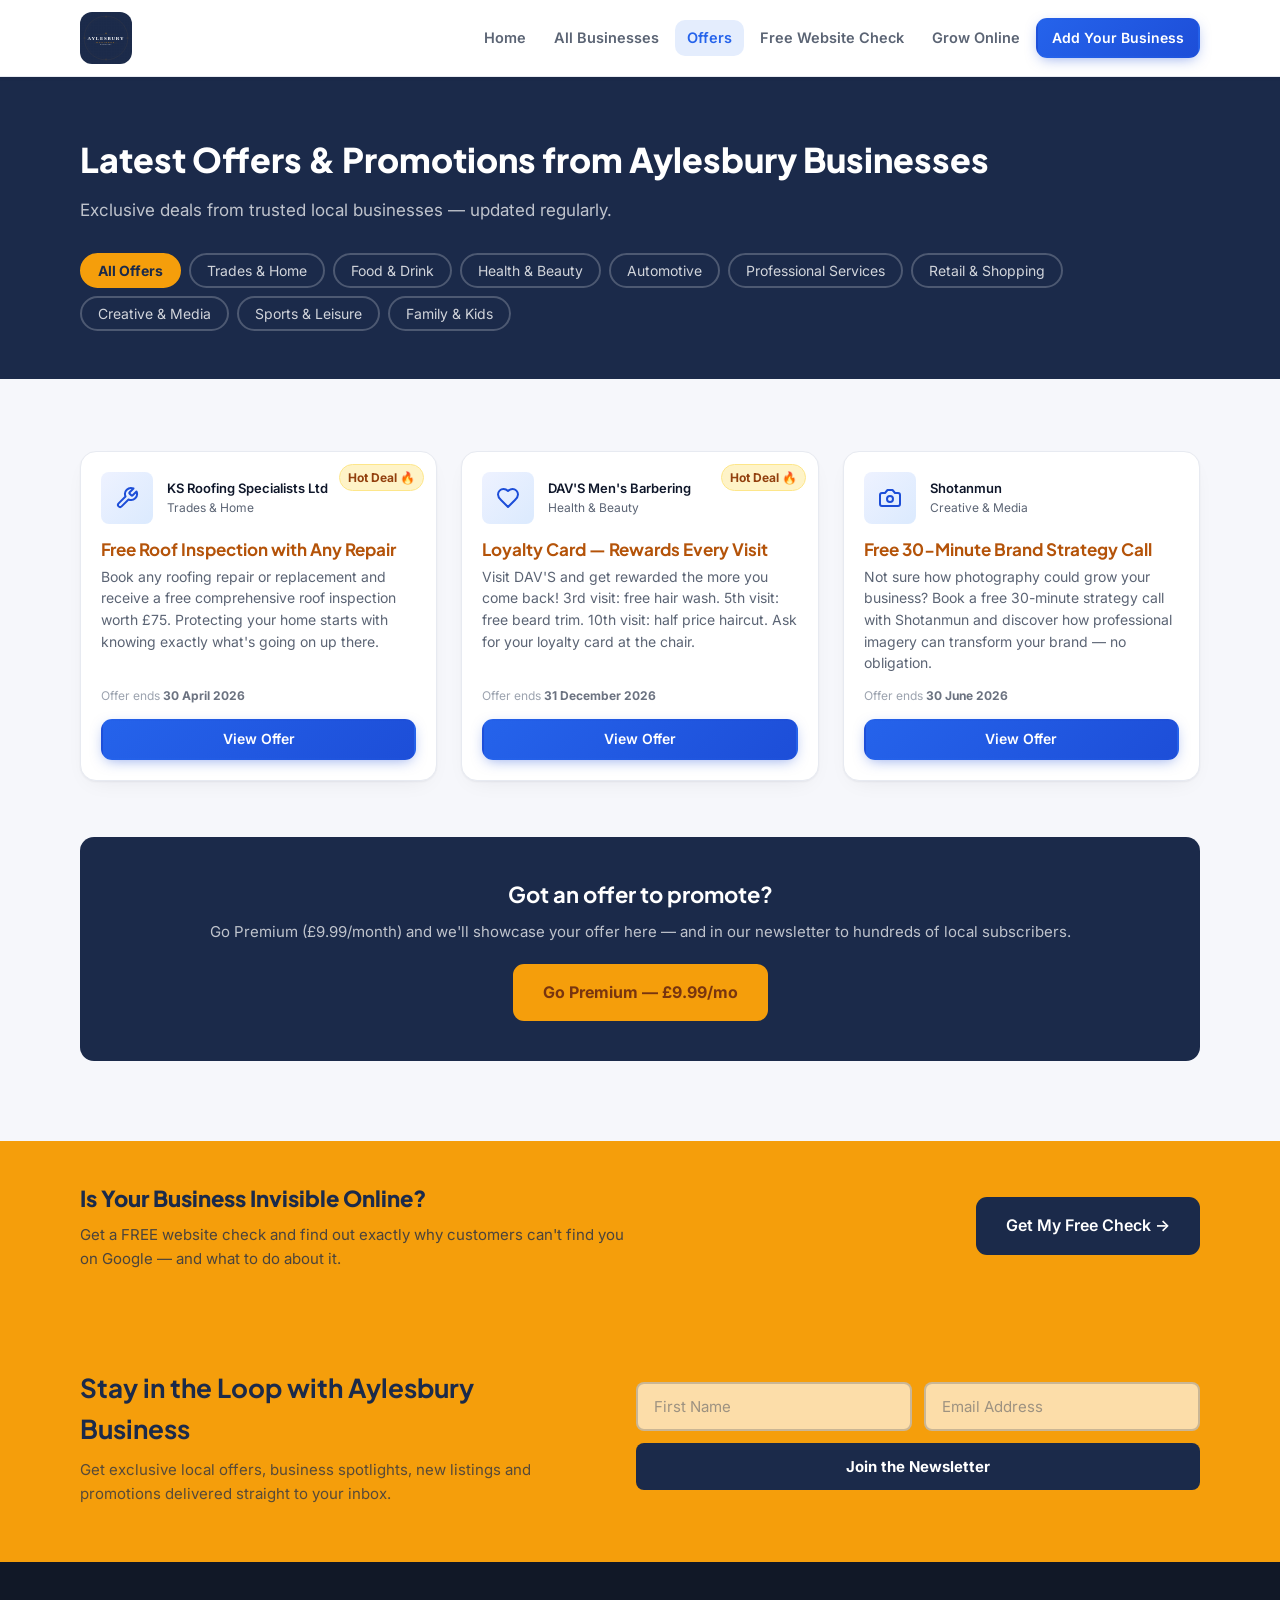
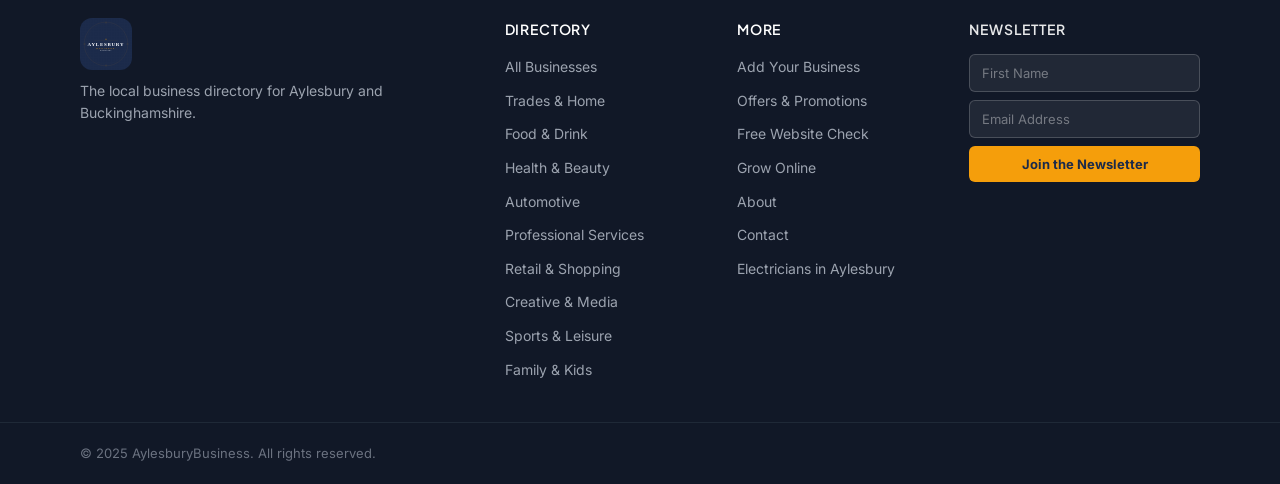
<file: offers.html>
<!DOCTYPE html>
<html lang="en">
<head>
  <meta charset="UTF-8" />
  <meta name="viewport" content="width=device-width, initial-scale=1.0" />
  <title>Local Offers &amp; Promotions in Aylesbury | Aylesbury Business Directory</title>
  <meta name="description" content="Browse exclusive offers and promotions from trusted local businesses in Aylesbury and Buckinghamshire. New deals added regularly." />
  <link rel="stylesheet" href="css/style.css" />
  <link rel="preconnect" href="https://fonts.googleapis.com" />
  <link href="https://fonts.googleapis.com/css2?family=Inter:wght@400;500;600;700&family=Plus+Jakarta+Sans:wght@600;700;800&display=swap" rel="stylesheet" />
</head>
<body>

  <!-- Header -->
  <header class="site-header">
    <div class="container header-inner">
      <a href="index.html" class="logo">
        <img src="assets/images/logo.svg" alt="Aylesbury Business Directory" class="logo-img" />
      </a>
      <nav class="main-nav">
        <a href="index.html" class="nav-link">Home</a>
        <a href="businesses.html" class="nav-link">All Businesses</a>
        <a href="offers.html" class="nav-link active">Offers</a>
        <a href="free-seo-audit.html" class="nav-link">Free Website Check</a>
        <a href="grow.html" class="nav-link">Grow Online</a>
        <a href="add-listing.html" class="btn btn-primary btn-sm">Add Your Business</a>
      </nav>
      <button class="nav-toggle" aria-label="Toggle menu" onclick="toggleNav()">&#9776;</button>
    </div>
  </header>

  <!-- Offers Hero -->
  <section class="offers-hero">
    <div class="container">
      <h1>Latest Offers &amp; Promotions from Aylesbury Businesses</h1>
      <p>Exclusive deals from trusted local businesses — updated regularly.</p>
      <div class="offers-filter-bar" id="offers-filter-bar">
        <button class="offers-filter-btn active" data-cat="">All Offers</button>
        <button class="offers-filter-btn" data-cat="trades">Trades &amp; Home</button>
        <button class="offers-filter-btn" data-cat="food-drink">Food &amp; Drink</button>
        <button class="offers-filter-btn" data-cat="health-beauty">Health &amp; Beauty</button>
        <button class="offers-filter-btn" data-cat="automotive">Automotive</button>
        <button class="offers-filter-btn" data-cat="professional-services">Professional Services</button>
        <button class="offers-filter-btn" data-cat="retail">Retail &amp; Shopping</button>
        <button class="offers-filter-btn" data-cat="creative-media">Creative &amp; Media</button>
        <button class="offers-filter-btn" data-cat="sports-leisure">Sports &amp; Leisure</button>
        <button class="offers-filter-btn" data-cat="family-kids">Family &amp; Kids</button>
      </div>
    </div>
  </section>

  <!-- Offers Grid -->
  <section class="offers-main">
    <div class="container">
      <div class="offer-grid" id="offers-grid">
        <div class="skeleton-card"></div>
        <div class="skeleton-card"></div>
        <div class="skeleton-card"></div>
      </div>
      <p class="no-results hidden" id="no-offers">No offers found for this category yet.</p>

      <!-- Business CTA -->
      <div class="offers-cta-box">
        <h3>Got an offer to promote?</h3>
        <p>Go Premium (£9.99/month) and we'll showcase your offer here — and in our newsletter to hundreds of local subscribers.</p>
        <a href="add-listing.html" class="btn btn-accent btn-lg">Go Premium — £9.99/mo</a>
      </div>
    </div>
  </section>

  <!-- SEO Audit Banner -->
  <section class="seo-audit-banner">
    <div class="container seo-audit-banner-inner">
      <div>
        <h2>Is Your Business Invisible Online?</h2>
        <p>Get a FREE website check and find out exactly why customers can't find you on Google — and what to do about it.</p>
      </div>
      <a href="free-seo-audit.html" class="btn btn-navy btn-lg">Get My Free Check →</a>
    </div>
  </section>

  <!-- Newsletter Band -->
  <section class="newsletter-band">
    <div class="container newsletter-inner">
      <div class="newsletter-copy">
        <h2>Stay in the Loop with Aylesbury Business</h2>
        <p>Get exclusive local offers, business spotlights, new listings and promotions delivered straight to your inbox.</p>
      </div>
      <div>
        <form class="newsletter-form" name="newsletter-signup" data-netlify="true" onsubmit="handleNewsletter(event, this)">
          <input type="hidden" name="form-name" value="newsletter-signup" />
          <div class="nl-row">
            <input type="text" name="first-name" placeholder="First Name" required />
            <input type="email" name="email" placeholder="Email Address" required />
          </div>
          <button type="submit" class="newsletter-submit">Join the Newsletter</button>
        </form>
        <div class="newsletter-thanks" id="nl-thanks-offers">You're in! Welcome to the Aylesbury Business community 🎉</div>
      </div>
    </div>
  </section>

  <!-- Footer -->
  <footer class="site-footer">
    <div class="container footer-inner">
      <div class="footer-brand">
        <a href="index.html" class="logo">
          <img src="assets/images/logo.svg" alt="Aylesbury Business Directory" class="logo-img" />
        </a>
        <p>The local business directory for Aylesbury and Buckinghamshire.</p>
      </div>
      <div class="footer-links">
        <h4>Directory</h4>
        <ul>
          <li><a href="businesses.html">All Businesses</a></li>
          <li><a href="businesses.html?category=trades">Trades &amp; Home</a></li>
          <li><a href="businesses.html?category=food-drink">Food &amp; Drink</a></li>
          <li><a href="businesses.html?category=health-beauty">Health &amp; Beauty</a></li>
          <li><a href="businesses.html?category=automotive">Automotive</a></li>
          <li><a href="businesses.html?category=professional-services">Professional Services</a></li>
          <li><a href="businesses.html?category=retail">Retail &amp; Shopping</a></li>
          <li><a href="businesses.html?category=creative-media">Creative &amp; Media</a></li>
          <li><a href="businesses.html?category=sports-leisure">Sports &amp; Leisure</a></li>
          <li><a href="businesses.html?category=family-kids">Family &amp; Kids</a></li>
        </ul>
      </div>
      <div class="footer-links">
        <h4>More</h4>
        <ul>
          <li><a href="add-listing.html">Add Your Business</a></li>
          <li><a href="offers.html">Offers &amp; Promotions</a></li>
          <li><a href="free-seo-audit.html">Free Website Check</a></li>
          <li><a href="grow.html">Grow Online</a></li>
          <li><a href="about.html">About</a></li>
          <li><a href="contact.html">Contact</a></li>
          <li><a href="electricians-aylesbury.html">Electricians in Aylesbury</a></li>
        </ul>
      </div>
      <div class="footer-newsletter">
        <h4>Newsletter</h4>
        <form class="footer-nl-form" name="newsletter-signup" onsubmit="handleFooterNl(event, this)">
          <input type="hidden" name="form-name" value="newsletter-signup" />
          <input type="text" name="first-name" placeholder="First Name" />
          <input type="email" name="email" placeholder="Email Address" required />
          <button type="submit" class="footer-nl-submit">Join the Newsletter</button>
        </form>
        <div class="footer-nl-thanks" id="footer-nl-thanks-offers">You're in! 🎉</div>
      </div>
    </div>
    <div class="footer-bottom">
      <div class="container">
        <p>&copy; 2025 AylesburyBusiness. All rights reserved.</p>
      </div>
    </div>
  </footer>

  <script src="js/data.js"></script>
  <script src="js/main.js"></script>
  <script>
    let allOffers = [];

    async function loadOffers() {
      const res = await fetch('data/offers.json');
      return res.json();
    }

    function formatExpiry(dateStr) {
      const d = new Date(dateStr);
      return d.toLocaleDateString('en-GB', { day: 'numeric', month: 'long', year: 'numeric' });
    }

    function renderOfferCard(o) {
      const catLabel = getCategoryLabel(o.category);
      const catIcon  = getCategoryIcon ? getCategoryIcon(o.category) : '';
      const logo = o.logo
        ? `<img src="${o.logo}" alt="${o.businessName}" />`
        : (catIcon || '🏢');
      const badge = o.featured ? '<span class="offer-hot-badge">Hot Deal 🔥</span>' : '';
      return `
        <div class="offer-card">
          ${badge}
          <div class="offer-card-header">
            <div class="offer-logo">${logo}</div>
            <div>
              <div class="offer-biz-name">${o.businessName}</div>
              <div class="offer-biz-cat">${catLabel}</div>
            </div>
          </div>
          <div class="offer-card-body">
            <div class="offer-title">${o.offerTitle}</div>
            <p class="offer-desc">${o.offerDescription}</p>
            <p class="offer-expiry">Offer ends <strong>${formatExpiry(o.expiryDate)}</strong></p>
            <a href="business.html?slug=${o.slug}" class="btn btn-primary btn-sm">View Offer</a>
          </div>
        </div>`;
    }

    function renderOffers(cat) {
      const grid = document.getElementById('offers-grid');
      const none = document.getElementById('no-offers');
      const filtered = cat ? allOffers.filter(o => o.category === cat) : allOffers;
      if (filtered.length === 0) {
        grid.innerHTML = '';
        none.classList.remove('hidden');
      } else {
        none.classList.add('hidden');
        grid.innerHTML = filtered.map(renderOfferCard).join('');
      }
    }

    document.addEventListener('DOMContentLoaded', () => {
      loadOffers().then(offers => {
        allOffers = offers;
        renderOffers('');
      });

      document.getElementById('offers-filter-bar').addEventListener('click', e => {
        const btn = e.target.closest('.offers-filter-btn');
        if (!btn) return;
        document.querySelectorAll('.offers-filter-btn').forEach(b => b.classList.remove('active'));
        btn.classList.add('active');
        renderOffers(btn.dataset.cat);
      });
    });

    function handleNewsletter(e, form) {
      e.preventDefault();
      const data = new FormData(form);
      fetch('/', { method: 'POST', headers: { 'Content-Type': 'application/x-www-form-urlencoded' }, body: new URLSearchParams(data).toString() })
        .then(() => {
          form.style.display = 'none';
          document.getElementById('nl-thanks-offers').classList.add('visible');
        }).catch(() => form.submit());
    }

    function handleFooterNl(e, form) {
      e.preventDefault();
      const data = new FormData(form);
      fetch('/', { method: 'POST', headers: { 'Content-Type': 'application/x-www-form-urlencoded' }, body: new URLSearchParams(data).toString() })
        .then(() => {
          form.style.display = 'none';
          document.getElementById('footer-nl-thanks-offers').classList.add('visible');
        }).catch(() => form.submit());
    }
  </script>
</body>
</html>
</file>
<file: css/style.css>
/* ============================================================
   Aylesbury Business Directory – Stylesheet
   ============================================================ */

/* Reset & Base */
*, *::before, *::after { box-sizing: border-box; margin: 0; padding: 0; }

:root {
  --color-primary: #2563eb;
  --color-primary-dark: #1d4ed8;
  --color-primary-light: #e4edfd;
  --color-navy: #16233f;
  --color-accent: #f59e0b;
  --color-accent-dark: #b45309;
  --color-text: #0f172a;
  --color-text-muted: #5b6474;
  --color-border: #e7eaf1;
  --color-bg: #f6f7fb;
  --color-white: #ffffff;
  --color-featured: #fffdf5;
  --color-featured-border: #f1d08c;
  --radius: 14px;
  --radius-sm: 10px;
  --shadow: 0 1px 2px rgba(16,24,40,.05), 0 8px 24px -12px rgba(16,24,40,.10);
  --shadow-hover: 0 4px 10px rgba(16,24,40,.06), 0 18px 40px -14px rgba(29,78,216,.22);
  --font: 'Inter', -apple-system, BlinkMacSystemFont, 'Segoe UI', sans-serif;
  --font-display: 'Plus Jakarta Sans', 'Inter', -apple-system, sans-serif;
  --transition: 0.2s ease;
}

html { scroll-behavior: smooth; }

body {
  font-family: var(--font);
  color: var(--color-text);
  background: var(--color-bg);
  line-height: 1.6;
  font-size: 16px;
}

a { color: var(--color-primary); text-decoration: none; }
a:hover { text-decoration: underline; }
img { max-width: 100%; display: block; }
address { font-style: normal; }

/* ============================================================
   Layout
   ============================================================ */
.container {
  max-width: 1160px;
  margin: 0 auto;
  padding: 0 20px;
}

.section {
  padding: 56px 0;
}

/* ============================================================
   Buttons
   ============================================================ */
.btn {
  display: inline-flex;
  align-items: center;
  justify-content: center;
  gap: 6px;
  padding: 10px 20px;
  border-radius: var(--radius-sm);
  font-size: 15px;
  font-weight: 600;
  cursor: pointer;
  border: 2px solid transparent;
  transition: background var(--transition), color var(--transition), border-color var(--transition), box-shadow var(--transition);
  text-decoration: none;
  white-space: nowrap;
}

.btn-primary {
  background: var(--color-primary);
  color: var(--color-white);
  border-color: var(--color-primary);
}
.btn-primary:hover {
  background: var(--color-primary-dark);
  border-color: var(--color-primary-dark);
  color: var(--color-white);
  text-decoration: none;
}

.btn-outline {
  background: transparent;
  color: var(--color-primary);
  border-color: var(--color-primary);
}
.btn-outline:hover {
  background: var(--color-primary-light);
  text-decoration: none;
}

.btn-white {
  background: var(--color-white);
  color: var(--color-primary);
  border-color: var(--color-white);
}
.btn-white:hover {
  background: var(--color-primary-light);
  text-decoration: none;
}

.btn-sm { padding: 7px 14px; font-size: 14px; }
.btn-lg { padding: 14px 28px; font-size: 16px; }
.btn-full { width: 100%; }

/* ============================================================
   Header
   ============================================================ */
.site-header {
  background: var(--color-white);
  border-bottom: 1px solid var(--color-border);
  position: sticky;
  top: 0;
  z-index: 100;
  box-shadow: 0 1px 4px rgba(0,0,0,.06);
}

.header-inner {
  display: flex;
  align-items: center;
  justify-content: space-between;
  height: 106px;
  gap: 24px;
}

.logo {
  display: flex;
  align-items: center;
  gap: 8px;
  text-decoration: none;
  color: var(--color-text);
  flex-shrink: 0;
}

.logo-img { height: 90px; width: 90px; border-radius: 8px; display: block; }

.main-nav {
  display: flex;
  align-items: center;
  gap: 4px;
}

.nav-link {
  padding: 6px 12px;
  border-radius: var(--radius-sm);
  font-size: 15px;
  font-weight: 500;
  color: var(--color-text-muted);
  transition: color var(--transition), background var(--transition);
  text-decoration: none;
}
.nav-link:hover, .nav-link.active {
  color: var(--color-primary);
  background: var(--color-primary-light);
  text-decoration: none;
}

.nav-toggle {
  display: none;
  background: none;
  border: none;
  font-size: 22px;
  cursor: pointer;
  color: var(--color-text);
  padding: 4px;
}

/* ============================================================
   Hero
   ============================================================ */
.hero {
  background: linear-gradient(135deg, var(--color-primary) 0%, #1e3a8a 100%);
  color: var(--color-white);
  padding: 72px 0 56px;
}

.hero-inner { display: flex; flex-direction: column; align-items: center; text-align: center; gap: 32px; }

.hero-text h1 {
  font-size: clamp(28px, 4vw, 48px);
  font-weight: 700;
  line-height: 1.2;
  max-width: 700px;
}
.hero-text .highlight { color: var(--color-accent); }
.hero-subtitle { margin-top: 12px; font-size: 18px; opacity: 0.88; max-width: 560px; }

.search-bar-wrap { width: 100%; max-width: 720px; }

.search-form {
  display: flex;
  gap: 8px;
  background: var(--color-white);
  border-radius: var(--radius);
  padding: 8px;
  box-shadow: 0 8px 32px rgba(0,0,0,.25);
  flex-wrap: wrap;
}

.search-input {
  flex: 1 1 200px;
  border: none;
  outline: none;
  font-size: 15px;
  padding: 8px 12px;
  color: var(--color-text);
  background: transparent;
}

.search-select {
  flex: 0 0 auto;
  border: 1px solid var(--color-border);
  border-radius: var(--radius-sm);
  padding: 8px 12px;
  font-size: 14px;
  color: var(--color-text);
  background: var(--color-bg);
  cursor: pointer;
  outline: none;
}

.search-btn { flex: 0 0 auto; }

.hero-stats {
  display: flex;
  gap: 12px;
  align-items: center;
  font-size: 14px;
  opacity: 0.8;
}
.hero-stats strong { font-weight: 700; }

/* ============================================================
   Section Headers
   ============================================================ */
.section-header {
  display: flex;
  align-items: center;
  justify-content: space-between;
  margin-bottom: 28px;
}

.section-header h2 {
  font-size: 24px;
  font-weight: 700;
}

.section-link {
  font-size: 14px;
  font-weight: 600;
  color: var(--color-primary);
}

/* ============================================================
   Cards Grid
   ============================================================ */
.cards-grid {
  display: grid;
  grid-template-columns: repeat(auto-fill, minmax(300px, 1fr));
  gap: 20px;
}

.cards-grid--3 {
  grid-template-columns: repeat(auto-fill, minmax(280px, 1fr));
}

/* ============================================================
   Business Card
   ============================================================ */
.biz-card {
  background: var(--color-white);
  border: 1px solid var(--color-border);
  border-radius: var(--radius);
  overflow: hidden;
  box-shadow: var(--shadow);
  transition: box-shadow var(--transition), transform var(--transition);
  display: flex;
  flex-direction: column;
}
.biz-card:hover {
  box-shadow: var(--shadow-hover);
  transform: translateY(-2px);
  text-decoration: none;
}
.biz-card.is-featured {
  border-color: var(--color-featured-border);
  background: var(--color-featured);
}

.biz-card-body {
  padding: 20px;
  flex: 1;
  display: flex;
  flex-direction: column;
  gap: 10px;
}

.biz-card-header {
  display: flex;
  align-items: flex-start;
  gap: 12px;
}

.biz-avatar {
  width: 52px;
  height: 52px;
  border-radius: var(--radius-sm);
  background: var(--color-primary-light);
  display: flex;
  align-items: center;
  justify-content: center;
  font-size: 22px;
  font-weight: 700;
  color: var(--color-primary);
  flex-shrink: 0;
  overflow: hidden;
}
.biz-avatar img { width: 100%; height: 100%; object-fit: cover; }

.biz-card-title-row { flex: 1; min-width: 0; }

.biz-name {
  font-size: 16px;
  font-weight: 700;
  color: var(--color-text);
  display: block;
  white-space: nowrap;
  overflow: hidden;
  text-overflow: ellipsis;
}

.biz-meta {
  display: flex;
  align-items: center;
  gap: 6px;
  margin-top: 2px;
  flex-wrap: wrap;
}

.cat-badge {
  font-size: 12px;
  font-weight: 500;
  color: var(--color-primary);
  background: var(--color-primary-light);
  padding: 2px 8px;
  border-radius: 99px;
}

.subcat-badge {
  font-size: 12px;
  color: var(--color-text-muted);
}

.biz-desc {
  font-size: 14px;
  color: var(--color-text-muted);
  line-height: 1.5;
  display: -webkit-box;
  -webkit-line-clamp: 3;
  -webkit-box-orient: vertical;
  overflow: hidden;
}

.biz-card-footer {
  padding: 12px 20px;
  border-top: 1px solid var(--color-border);
  display: flex;
  align-items: center;
  justify-content: space-between;
  gap: 8px;
  background: rgba(0,0,0,.015);
}

.biz-phone {
  font-size: 13px;
  color: var(--color-text-muted);
}

/* Badges */
.badge {
  display: inline-flex;
  align-items: center;
  gap: 3px;
  font-size: 11px;
  font-weight: 700;
  padding: 2px 8px;
  border-radius: 99px;
  text-transform: uppercase;
  letter-spacing: 0.04em;
}
.badge-featured { background: var(--color-accent); color: #78350f; }
.badge-standard { background: #e0e7ff; color: #3730a3; }

/* Tags */
.tags-row { display: flex; flex-wrap: wrap; gap: 6px; margin-top: 4px; }
.tag {
  font-size: 12px;
  background: var(--color-bg);
  color: var(--color-text-muted);
  border: 1px solid var(--color-border);
  padding: 2px 8px;
  border-radius: 99px;
}

/* ============================================================
   Category Grid
   ============================================================ */
.categories-section { background: var(--color-white); }

.category-grid {
  display: grid;
  grid-template-columns: repeat(auto-fill, minmax(160px, 1fr));
  gap: 16px;
}

.category-card {
  display: flex;
  flex-direction: column;
  align-items: center;
  gap: 8px;
  padding: 24px 16px;
  background: var(--color-bg);
  border: 1px solid var(--color-border);
  border-radius: var(--radius);
  text-align: center;
  color: var(--color-text);
  transition: background var(--transition), border-color var(--transition), box-shadow var(--transition);
  text-decoration: none;
}
.category-card:hover {
  background: var(--color-primary-light);
  border-color: var(--color-primary);
  box-shadow: var(--shadow);
  text-decoration: none;
  color: var(--color-primary);
}

.cat-icon { font-size: 32px; }
.cat-name { font-size: 14px; font-weight: 600; }
.cat-count { font-size: 13px; color: var(--color-text-muted); }

/* ============================================================
   CTA Banner
   ============================================================ */
.cta-banner {
  background: linear-gradient(135deg, #1e3a8a 0%, var(--color-primary) 100%);
  color: var(--color-white);
  padding: 56px 0;
}

.cta-inner {
  display: flex;
  align-items: center;
  justify-content: space-between;
  gap: 32px;
  flex-wrap: wrap;
}

.cta-inner h2 { font-size: 26px; font-weight: 700; }
.cta-inner p { margin-top: 6px; opacity: 0.88; font-size: 16px; }

/* ============================================================
   Footer
   ============================================================ */
.site-footer {
  background: #111827;
  color: #9ca3af;
  padding: 56px 0 0;
}

.footer-inner {
  display: grid;
  grid-template-columns: 2fr 1fr 1fr 1.2fr;
  gap: 40px;
  padding-bottom: 40px;
}

.footer-brand .logo { color: var(--color-white); margin-bottom: 10px; }
.footer-brand p { font-size: 14px; }

.footer-links h4 { color: var(--color-white); font-size: 14px; font-weight: 600; text-transform: uppercase; letter-spacing: 0.06em; margin-bottom: 14px; }
.footer-links ul { list-style: none; display: flex; flex-direction: column; gap: 8px; }
.footer-links a { color: #9ca3af; font-size: 14px; }
.footer-links a:hover { color: var(--color-white); }

.footer-bottom {
  border-top: 1px solid #1f2937;
  padding: 20px 0;
  font-size: 13px;
  color: #6b7280;
}

/* ============================================================
   Page Header
   ============================================================ */
.page-header {
  background: var(--color-white);
  border-bottom: 1px solid var(--color-border);
  padding: 32px 0;
}
.page-header h1 { font-size: 28px; font-weight: 700; }
.page-header p { color: var(--color-text-muted); margin-top: 4px; }

/* ============================================================
   Businesses Listing Page
   ============================================================ */
.listings-layout {
  display: grid;
  grid-template-columns: 260px 1fr;
  gap: 32px;
  align-items: start;
}

/* Sidebar */
.filters-sidebar {
  background: var(--color-white);
  border: 1px solid var(--color-border);
  border-radius: var(--radius);
  padding: 20px;
  position: sticky;
  top: 122px;
  display: flex;
  flex-direction: column;
  gap: 20px;
}

.filter-block h3 { font-size: 13px; font-weight: 700; text-transform: uppercase; letter-spacing: 0.06em; color: var(--color-text-muted); margin-bottom: 10px; }

.filter-input, .filter-select {
  width: 100%;
  padding: 8px 12px;
  border: 1px solid var(--color-border);
  border-radius: var(--radius-sm);
  font-size: 14px;
  outline: none;
  color: var(--color-text);
  background: var(--color-white);
  transition: border-color var(--transition);
}
.filter-input:focus, .filter-select:focus { border-color: var(--color-primary); }

.filter-list { list-style: none; display: flex; flex-direction: column; gap: 6px; }
.filter-label { display: flex; align-items: center; gap: 8px; font-size: 14px; cursor: pointer; padding: 4px 6px; border-radius: var(--radius-sm); transition: background var(--transition); }
.filter-label:hover { background: var(--color-bg); }
.filter-label input { accent-color: var(--color-primary); }

.reset-btn { margin-top: -4px; }

/* Toolbar */
.listings-toolbar {
  display: flex;
  align-items: center;
  justify-content: space-between;
  margin-bottom: 20px;
  flex-wrap: wrap;
  gap: 10px;
}

.results-count { font-size: 14px; color: var(--color-text-muted); font-weight: 500; }

/* Listing list (horizontal cards) */
.listings-list { display: flex; flex-direction: column; gap: 16px; }

.listing-card {
  background: var(--color-white);
  border: 1px solid var(--color-border);
  border-radius: var(--radius);
  padding: 20px;
  display: flex;
  gap: 16px;
  align-items: flex-start;
  box-shadow: var(--shadow);
  transition: box-shadow var(--transition), transform var(--transition);
  text-decoration: none;
  color: var(--color-text);
}
.listing-card:hover {
  box-shadow: var(--shadow-hover);
  transform: translateY(-1px);
  text-decoration: none;
}
.listing-card.is-featured {
  border-color: var(--color-featured-border);
  background: var(--color-featured);
  flex-direction: column;
  padding: 0;
  overflow: hidden;
}

.featured-banner {
  background: linear-gradient(90deg, #f59e0b, #d97706);
  color: #fff;
  font-size: 12px;
  font-weight: 700;
  letter-spacing: 0.05em;
  padding: 7px 20px;
  text-transform: uppercase;
  width: 100%;
}

.listing-card-body {
  display: flex;
  gap: 16px;
  align-items: flex-start;
  padding: 16px 20px;
  width: 100%;
}

.listing-website-link {
  font-size: 13px;
  font-weight: 600;
  color: var(--color-primary);
  background: var(--color-primary-light);
  padding: 4px 10px;
  border-radius: 99px;
  text-decoration: none;
  white-space: nowrap;
}
.listing-website-link:hover { background: #bfdbfe; text-decoration: none; }

.listing-avatar {
  width: 60px;
  height: 60px;
  border-radius: var(--radius-sm);
  background: var(--color-primary-light);
  display: flex;
  align-items: center;
  justify-content: center;
  font-size: 24px;
  font-weight: 700;
  color: var(--color-primary);
  flex-shrink: 0;
  overflow: hidden;
}
.listing-avatar img { width: 100%; height: 100%; object-fit: cover; }

.listing-content { flex: 1; min-width: 0; }

.listing-title-row {
  display: flex;
  align-items: center;
  gap: 8px;
  flex-wrap: wrap;
  margin-bottom: 4px;
}

.listing-name { font-size: 17px; font-weight: 700; }
.listing-desc { font-size: 14px; color: var(--color-text-muted); line-height: 1.5; margin-top: 4px; display: -webkit-box; -webkit-line-clamp: 2; -webkit-box-orient: vertical; overflow: hidden; }

.listing-footer { display: flex; align-items: center; gap: 12px; margin-top: 10px; flex-wrap: wrap; }
.listing-address { font-size: 13px; color: var(--color-text-muted); }
.listing-phone { font-size: 13px; color: var(--color-text-muted); }
.listing-cta { margin-left: auto; flex-shrink: 0; }

.no-results { text-align: center; padding: 48px; color: var(--color-text-muted); font-size: 16px; }
.hidden { display: none !important; }

/* ============================================================
   Business Profile Page
   ============================================================ */
.breadcrumb {
  background: var(--color-white);
  border-bottom: 1px solid var(--color-border);
  padding: 10px 0;
  font-size: 13px;
  color: var(--color-text-muted);
}
.breadcrumb a { color: var(--color-text-muted); }
.breadcrumb a:hover { color: var(--color-primary); }

.profile-section { padding: 40px 0 64px; }

.profile-layout {
  display: grid;
  grid-template-columns: 1fr 320px;
  gap: 32px;
  align-items: start;
}

.profile-header {
  background: var(--color-white);
  border: 1px solid var(--color-border);
  border-radius: var(--radius);
  padding: 28px;
  display: flex;
  gap: 20px;
  align-items: flex-start;
  box-shadow: var(--shadow);
  margin-bottom: 20px;
}

.profile-avatar {
  width: 80px;
  height: 80px;
  border-radius: var(--radius);
  overflow: hidden;
  flex-shrink: 0;
}

.avatar-placeholder {
  width: 100%;
  height: 100%;
  background: var(--color-primary-light);
  display: flex;
  align-items: center;
  justify-content: center;
  font-size: 32px;
  font-weight: 700;
  color: var(--color-primary);
}

.profile-header-text { flex: 1; min-width: 0; }
.profile-meta-row { display: flex; gap: 8px; align-items: center; flex-wrap: wrap; margin-bottom: 8px; }

.cat-tag, .subcat-tag {
  font-size: 13px;
  padding: 2px 10px;
  border-radius: 99px;
}
.cat-tag { background: var(--color-primary-light); color: var(--color-primary); font-weight: 600; }
.subcat-tag { background: var(--color-bg); color: var(--color-text-muted); border: 1px solid var(--color-border); }

.profile-name { font-size: 26px; font-weight: 700; }
.profile-address { color: var(--color-text-muted); font-size: 14px; margin-top: 4px; }

.profile-body {
  background: var(--color-white);
  border: 1px solid var(--color-border);
  border-radius: var(--radius);
  padding: 28px;
  box-shadow: var(--shadow);
}
.profile-body h2 { font-size: 18px; font-weight: 700; margin-bottom: 12px; }
.profile-body p { color: var(--color-text-muted); line-height: 1.7; font-size: 15px; }
.profile-body .tags-row { margin-top: 20px; }

/* Contact Card */
.contact-card {
  background: var(--color-white);
  border: 1px solid var(--color-border);
  border-radius: var(--radius);
  padding: 24px;
  box-shadow: var(--shadow);
  display: flex;
  flex-direction: column;
  gap: 14px;
  margin-bottom: 16px;
}

.contact-card h3 { font-size: 16px; font-weight: 700; }
.contact-row { display: flex; gap: 10px; align-items: flex-start; font-size: 14px; }
.contact-icon { flex-shrink: 0; font-size: 16px; }
.contact-link { color: var(--color-primary); word-break: break-all; }
.contact-address { color: var(--color-text-muted); }

.social-row { display: flex; gap: 8px; flex-wrap: wrap; margin-top: 4px; }
.social-link {
  font-size: 13px;
  font-weight: 600;
  padding: 5px 12px;
  border-radius: 99px;
  text-decoration: none;
}
.social-facebook { background: #1877f2; color: white; }
.social-facebook:hover { background: #166fe5; color: white; }
.social-instagram { background: linear-gradient(135deg, #e1306c, #f77737); color: white; }
.social-instagram:hover { opacity: 0.9; color: white; }
.social-tiktok { background: #010101; color: white; }
.social-tiktok:hover { background: #333; color: white; }

.listing-info-card {
  background: var(--color-white);
  border: 1px solid var(--color-border);
  border-radius: var(--radius);
  padding: 16px 20px;
  font-size: 14px;
  color: var(--color-text-muted);
  display: flex;
  flex-direction: column;
  gap: 6px;
}
.listing-info-card a { color: var(--color-primary); }

/* ============================================================
   Skeleton Loading
   ============================================================ */
@keyframes shimmer {
  0% { background-position: -400px 0; }
  100% { background-position: 400px 0; }
}

.skeleton-card {
  height: 220px;
  background: linear-gradient(90deg, #f0f0f0 25%, #e0e0e0 50%, #f0f0f0 75%);
  background-size: 800px 100%;
  animation: shimmer 1.4s infinite;
  border-radius: var(--radius);
}

/* ============================================================
   Error state
   ============================================================ */
.error-state {
  text-align: center;
  padding: 64px 20px;
}
.error-state h2 { font-size: 22px; margin-bottom: 10px; }

/* ============================================================
   Add Listing Page
   ============================================================ */
.form-section { padding: 48px 0 80px; }

.form-card {
  max-width: 700px;
  margin: 0 auto;
  background: var(--color-white);
  border: 1px solid var(--color-border);
  border-radius: var(--radius);
  padding: 36px;
  box-shadow: var(--shadow);
}

.form-card h2 { font-size: 20px; font-weight: 700; margin-bottom: 24px; }

.form-group { margin-bottom: 20px; }
.form-group label { display: block; font-size: 14px; font-weight: 600; margin-bottom: 6px; }
.form-group .hint { font-size: 13px; color: var(--color-text-muted); margin-top: 4px; }

.form-input, .form-textarea, .form-select {
  width: 100%;
  padding: 10px 14px;
  border: 1px solid var(--color-border);
  border-radius: var(--radius-sm);
  font-size: 15px;
  color: var(--color-text);
  font-family: var(--font);
  outline: none;
  transition: border-color var(--transition);
  background: var(--color-white);
}
.form-input:focus, .form-textarea:focus, .form-select:focus { border-color: var(--color-primary); }
.form-textarea { resize: vertical; min-height: 100px; }

.form-row { display: grid; grid-template-columns: 1fr 1fr; gap: 16px; }

.tier-cards { display: grid; grid-template-columns: repeat(3, 1fr); gap: 12px; }
.tier-card { border: 2px solid var(--color-border); border-radius: var(--radius); padding: 16px; cursor: pointer; transition: border-color var(--transition), background var(--transition); }
.tier-card input[type="radio"] { display: none; }
.tier-card:has(input:checked), .tier-card.selected { border-color: var(--color-primary); background: var(--color-primary-light); }
.tier-card h4 { font-size: 14px; font-weight: 700; margin-bottom: 4px; }
.tier-card p { font-size: 12px; color: var(--color-text-muted); }
/* Logo upload */
.logo-upload-area {
  border: 2px dashed var(--color-border);
  border-radius: var(--radius);
  padding: 28px 20px;
  text-align: center;
  cursor: pointer;
  transition: border-color var(--transition), background var(--transition);
  position: relative;
}
.logo-upload-area:hover { border-color: var(--color-primary); background: var(--color-primary-light); }
.logo-file-input { display: none; }
.logo-upload-prompt { display: flex; flex-direction: column; align-items: center; gap: 6px; pointer-events: none; }
.logo-upload-icon { font-size: 32px; }
.logo-upload-text { font-size: 15px; font-weight: 600; color: var(--color-primary); }
.logo-upload-hint { font-size: 12px; color: var(--color-text-muted); }
.logo-preview { display: flex; flex-direction: column; align-items: center; gap: 12px; }
.logo-preview img { max-height: 120px; max-width: 240px; border-radius: var(--radius-sm); border: 1px solid var(--color-border); object-fit: contain; }
.logo-remove-btn { font-size: 13px; color: #dc2626; background: none; border: 1px solid #dc2626; border-radius: 99px; padding: 4px 12px; cursor: pointer; }
.logo-remove-btn:hover { background: #fee2e2; }

.tier-price { font-size: 16px; font-weight: 700; color: var(--color-primary); margin-top: 6px; }
.tier-payment-note { font-size: 11px; color: var(--color-text-muted); margin-top: 4px; display: block; }
.tier-card--featured .tier-price { color: var(--color-accent-dark); }

/* ============================================================
   Grow / MJL Online Services page
   ============================================================ */

/* Accent button (amber) */
.btn-accent {
  background: var(--color-accent);
  color: #78350f;
  border-color: var(--color-accent);
  font-weight: 700;
}
.btn-accent:hover {
  background: var(--color-accent-dark);
  border-color: var(--color-accent-dark);
  color: #78350f;
  text-decoration: none;
}

/* Hero */
.grow-hero {
  background: linear-gradient(135deg, #1B2A4A 0%, #0f1e36 100%);
  color: var(--color-white);
  padding: 80px 0 72px;
  text-align: center;
}
.grow-hero-inner { display: flex; flex-direction: column; align-items: center; gap: 24px; }
.grow-hero-badge {
  display: inline-block;
  background: rgba(245,158,11,.15);
  color: #fbbf24;
  border: 1px solid rgba(245,158,11,.35);
  font-size: 13px;
  font-weight: 700;
  letter-spacing: 0.08em;
  text-transform: uppercase;
  padding: 5px 16px;
  border-radius: 99px;
}
.grow-hero h1 { font-size: clamp(28px, 4vw, 52px); font-weight: 700; line-height: 1.15; max-width: 700px; }
.grow-hero-sub { font-size: 18px; opacity: 0.88; max-width: 560px; }
.grow-hero-trust { display: flex; gap: 12px; align-items: center; font-size: 14px; opacity: 0.7; flex-wrap: wrap; justify-content: center; }

/* Section helpers */
.section-header.centered { text-align: center; justify-content: center; flex-direction: column; gap: 8px; }
.section-intro { color: var(--color-text-muted); font-size: 16px; max-width: 540px; margin: 0 auto; }

/* Services */
.grow-services-section { background: var(--color-white); }
.grow-services-grid {
  display: grid;
  grid-template-columns: repeat(3, 1fr);
  gap: 24px;
  margin-top: 40px;
}
.grow-service-card {
  background: var(--color-bg);
  border: 1px solid var(--color-border);
  border-radius: var(--radius);
  padding: 32px 28px;
  display: flex;
  flex-direction: column;
  gap: 16px;
  position: relative;
  box-shadow: var(--shadow);
  transition: box-shadow var(--transition), transform var(--transition);
}
.grow-service-card:hover { box-shadow: var(--shadow-hover); transform: translateY(-2px); }
.grow-service-card--highlight {
  background: #1B2A4A;
  border-color: #f59e0b;
  color: var(--color-white);
}
.grow-service-card--highlight p, .grow-service-card--highlight .grow-service-points li { color: #cbd5e1; }
.grow-service-card--highlight h3 { color: var(--color-white); }
.grow-service-popular {
  position: absolute;
  top: -12px;
  left: 50%;
  transform: translateX(-50%);
  background: #f59e0b;
  color: #78350f;
  font-size: 11px;
  font-weight: 700;
  text-transform: uppercase;
  letter-spacing: 0.06em;
  padding: 4px 14px;
  border-radius: 99px;
  white-space: nowrap;
}
.grow-service-icon { font-size: 40px; }
.grow-service-card h3 { font-size: 19px; font-weight: 700; line-height: 1.3; }
.grow-service-card p { font-size: 14px; color: var(--color-text-muted); line-height: 1.65; }
.grow-service-points { list-style: none; display: flex; flex-direction: column; gap: 6px; flex: 1; }
.grow-service-points li { font-size: 14px; color: var(--color-text-muted); }
.grow-service-card--highlight .grow-service-points li { color: #94a3b8; }

/* Why Us */
.grow-why-section { background: var(--color-bg); }
.grow-why-grid {
  display: grid;
  grid-template-columns: repeat(4, 1fr);
  gap: 24px;
  margin-top: 40px;
}
.grow-why-item {
  background: var(--color-white);
  border: 1px solid var(--color-border);
  border-radius: var(--radius);
  padding: 28px 24px;
  text-align: center;
  box-shadow: var(--shadow);
}
.grow-why-icon { font-size: 36px; display: block; margin-bottom: 12px; }
.grow-why-item h4 { font-size: 15px; font-weight: 700; margin-bottom: 8px; }
.grow-why-item p { font-size: 13px; color: var(--color-text-muted); line-height: 1.6; }

/* Pricing */
.grow-pricing-section {
  background: linear-gradient(135deg, #1B2A4A 0%, #0f1e36 100%);
  color: var(--color-white);
}
.grow-pricing-section .section-header.centered h2 { color: var(--color-white); }
.grow-pricing-section .section-intro { color: #94a3b8; }
.grow-pricing-grid {
  display: grid;
  grid-template-columns: repeat(3, 1fr);
  gap: 24px;
  margin-top: 40px;
}
.grow-pricing-card {
  background: rgba(255,255,255,.06);
  border: 1px solid rgba(255,255,255,.12);
  border-radius: var(--radius);
  padding: 32px 28px;
  display: flex;
  flex-direction: column;
  gap: 14px;
  text-align: center;
  position: relative;
  transition: background var(--transition), border-color var(--transition);
}
.grow-pricing-card:hover { background: rgba(255,255,255,.1); border-color: rgba(255,255,255,.2); }
.grow-pricing-card--popular {
  background: rgba(245,158,11,.12);
  border-color: #f59e0b;
}
.grow-pricing-badge {
  position: absolute;
  top: -12px;
  left: 50%;
  transform: translateX(-50%);
  background: #f59e0b;
  color: #78350f;
  font-size: 11px;
  font-weight: 700;
  text-transform: uppercase;
  letter-spacing: 0.06em;
  padding: 4px 14px;
  border-radius: 99px;
  white-space: nowrap;
}
.grow-pricing-icon { font-size: 36px; }
.grow-pricing-card h3 { font-size: 18px; font-weight: 700; color: var(--color-white); }
.grow-pricing-price { font-size: 28px; color: #fbbf24; }
.grow-pricing-price strong { font-size: 36px; font-weight: 700; }
.grow-pricing-period { font-size: 16px; opacity: 0.7; }
.grow-pricing-card p { font-size: 13px; color: #94a3b8; line-height: 1.6; flex: 1; }
.grow-pricing-smallprint {
  text-align: center;
  margin-top: 28px;
  font-size: 13px;
  color: #64748b;
}
.grow-pricing-smallprint a { color: #94a3b8; }
.grow-pricing-smallprint a:hover { color: #fbbf24; }

/* Contact */
.grow-contact-section { background: var(--color-bg); }
.grow-contact-inner {
  display: grid;
  grid-template-columns: 1fr 1.8fr;
  gap: 48px;
  align-items: start;
}
.grow-contact-text h2 { font-size: 28px; font-weight: 700; margin-bottom: 10px; }
.grow-contact-text > p { color: var(--color-text-muted); font-size: 16px; margin-bottom: 28px; }
.grow-contact-details { display: flex; flex-direction: column; gap: 14px; }
.grow-contact-detail { display: flex; align-items: center; gap: 12px; font-size: 15px; color: var(--color-text-muted); }
.grow-contact-form-wrap {
  background: var(--color-white);
  border: 1px solid var(--color-border);
  border-radius: var(--radius);
  padding: 32px;
  box-shadow: var(--shadow);
}

@media (max-width: 1024px) {
  .grow-why-grid { grid-template-columns: repeat(2, 1fr); }
}

@media (max-width: 900px) {
  .grow-services-grid { grid-template-columns: 1fr; }
  .grow-pricing-grid { grid-template-columns: 1fr; }
  .grow-contact-inner { grid-template-columns: 1fr; }
}

@media (max-width: 700px) {
  .grow-why-grid { grid-template-columns: 1fr; }
  .grow-hero { padding: 56px 0 48px; }
  .grow-hero-trust { gap: 8px; font-size: 13px; }
}

/* ============================================================
   Lead Capture Form (category pages)
   ============================================================ */
.lead-capture-section {
  background: #1B2A4A;
  padding: 48px 0;
  display: none;
}
.lead-capture-section.visible { display: block; }
.lead-capture-inner { max-width: 780px; margin: 0 auto; }
.lead-capture-section h2 { color: #fff; font-size: 24px; font-weight: 700; margin-bottom: 6px; }
.lead-capture-section .lc-sub { color: rgba(255,255,255,.72); margin-bottom: 28px; font-size: 15px; }
.lead-capture-form { display: grid; gap: 14px; }
.lead-capture-form .lc-row { display: grid; grid-template-columns: 1fr 1fr; gap: 14px; }
.lead-capture-form input,
.lead-capture-form textarea,
.lead-capture-form select {
  width: 100%;
  padding: 12px 14px;
  border: 2px solid rgba(255,255,255,.18);
  border-radius: 8px;
  background: rgba(255,255,255,.07);
  color: #fff;
  font-size: 15px;
  font-family: var(--font);
  outline: none;
  transition: border-color .2s;
}
.lead-capture-form input::placeholder,
.lead-capture-form textarea::placeholder { color: rgba(255,255,255,.4); }
.lead-capture-form input:focus,
.lead-capture-form textarea:focus,
.lead-capture-form select:focus { border-color: #F59E0B; }
.lead-capture-form select option { background: #1B2A4A; color: #fff; }
.lead-capture-form textarea { min-height: 90px; resize: vertical; }
.lead-capture-submit {
  background: #F59E0B;
  color: #1B2A4A;
  border: none;
  padding: 14px 32px;
  border-radius: 8px;
  font-size: 16px;
  font-weight: 700;
  cursor: pointer;
  font-family: var(--font);
  transition: background .2s, transform .1s;
  justify-self: start;
}
.lead-capture-submit:hover { background: #d97706; transform: translateY(-1px); }
.lead-capture-thanks {
  display: none;
  background: rgba(245,158,11,.15);
  border: 2px solid #F59E0B;
  border-radius: 10px;
  padding: 20px 24px;
  color: #fff;
  font-weight: 600;
  font-size: 16px;
  text-align: center;
}
.lead-capture-thanks.visible { display: block; }
@media (max-width: 600px) {
  .lead-capture-form .lc-row { grid-template-columns: 1fr; }
  .lead-capture-submit { width: 100%; justify-self: stretch; }
}

/* ============================================================
   Newsletter Band
   ============================================================ */
.newsletter-band {
  background: #F59E0B;
  padding: 56px 0;
}
.newsletter-inner {
  display: grid;
  grid-template-columns: 1fr 1fr;
  gap: 48px;
  align-items: center;
}
.newsletter-copy h2 { font-size: 26px; font-weight: 700; color: #1B2A4A; margin-bottom: 8px; }
.newsletter-copy p { color: rgba(27,42,74,.72); font-size: 15px; line-height: 1.6; }
.newsletter-form { display: flex; flex-direction: column; gap: 12px; }
.newsletter-form .nl-row { display: grid; grid-template-columns: 1fr 1fr; gap: 12px; }
.newsletter-form input {
  padding: 13px 16px;
  border: 2px solid rgba(27,42,74,.22);
  border-radius: 8px;
  font-size: 15px;
  font-family: var(--font);
  background: rgba(255,255,255,.65);
  color: #1B2A4A;
  outline: none;
  transition: border-color .2s, background .2s;
}
.newsletter-form input:focus { border-color: #1B2A4A; background: #fff; }
.newsletter-form input::placeholder { color: rgba(27,42,74,.42); }
.newsletter-submit {
  background: #1B2A4A;
  color: #fff;
  border: none;
  padding: 14px 28px;
  border-radius: 8px;
  font-size: 15px;
  font-weight: 700;
  cursor: pointer;
  font-family: var(--font);
  transition: background .2s;
  width: 100%;
}
.newsletter-submit:hover { background: #152038; }
.newsletter-thanks {
  display: none;
  background: rgba(27,42,74,.1);
  border: 2px solid #1B2A4A;
  border-radius: 10px;
  padding: 16px 20px;
  color: #1B2A4A;
  font-weight: 600;
  text-align: center;
}
.newsletter-thanks.visible { display: block; }
@media (max-width: 900px) { .newsletter-inner { grid-template-columns: 1fr; } }
@media (max-width: 600px) { .newsletter-form .nl-row { grid-template-columns: 1fr; } }

/* Footer newsletter column */
.footer-newsletter h4 {
  color: rgba(255,255,255,.9);
  font-size: 14px;
  font-weight: 600;
  text-transform: uppercase;
  letter-spacing: .06em;
  margin-bottom: 14px;
}
.footer-nl-form { display: flex; flex-direction: column; gap: 8px; }
.footer-nl-form input {
  padding: 10px 12px;
  border: 1px solid rgba(255,255,255,.18);
  border-radius: 6px;
  background: rgba(255,255,255,.07);
  color: #fff;
  font-size: 13px;
  font-family: var(--font);
  outline: none;
  transition: border-color .2s;
}
.footer-nl-form input::placeholder { color: rgba(255,255,255,.38); }
.footer-nl-form input:focus { border-color: #F59E0B; }
.footer-nl-submit {
  background: #F59E0B;
  color: #1B2A4A;
  border: none;
  padding: 10px 14px;
  border-radius: 6px;
  font-size: 13px;
  font-weight: 700;
  cursor: pointer;
  font-family: var(--font);
  transition: background .2s;
  width: 100%;
}
.footer-nl-submit:hover { background: #d97706; }
.footer-nl-thanks { display: none; color: #F59E0B; font-size: 13px; font-weight: 600; padding: 8px 0; }
.footer-nl-thanks.visible { display: block; }

/* ============================================================
   Offers & Promotions
   ============================================================ */
.offers-section { padding: 56px 0; background: #fff; }
.offer-grid {
  display: grid;
  grid-template-columns: repeat(3, 1fr);
  gap: 24px;
  margin-top: 24px;
}
.offer-card {
  background: #fff;
  border: 1px solid var(--color-border);
  border-radius: var(--radius);
  overflow: hidden;
  box-shadow: var(--shadow);
  display: flex;
  flex-direction: column;
  transition: box-shadow .2s, transform .2s;
  position: relative;
}
.offer-card:hover { box-shadow: var(--shadow-hover); transform: translateY(-2px); }
.offer-card-header {
  padding: 20px 20px 0;
  display: flex;
  align-items: center;
  gap: 14px;
}
.offer-logo {
  width: 52px; height: 52px;
  border-radius: 8px;
  background: #f3f4f6;
  display: flex; align-items: center; justify-content: center;
  font-size: 22px;
  flex-shrink: 0;
  overflow: hidden;
}
.offer-logo img { width: 100%; height: 100%; object-fit: cover; }
.offer-biz-name { font-size: 13px; font-weight: 600; color: var(--color-text); }
.offer-biz-cat { font-size: 12px; color: var(--color-text-muted); }
.offer-hot-badge {
  position: absolute; top: 12px; right: 12px;
  background: #fef3c7; color: #92400e;
  font-size: 12px; font-weight: 700;
  padding: 3px 8px; border-radius: 20px;
  border: 1px solid #fde68a;
}
.offer-card-body { padding: 14px 20px 20px; flex: 1; display: flex; flex-direction: column; }
.offer-title { font-size: 17px; font-weight: 700; color: #F59E0B; margin-bottom: 6px; line-height: 1.3; }
.offer-desc { font-size: 14px; color: var(--color-text-muted); line-height: 1.55; flex: 1; margin-bottom: 12px; }
.offer-expiry { font-size: 12px; color: #9ca3af; margin-bottom: 14px; }
.offer-expiry strong { color: #6b7280; }
@media (max-width: 900px) { .offer-grid { grid-template-columns: 1fr 1fr; } }
@media (max-width: 600px) { .offer-grid { grid-template-columns: 1fr; } }

/* ============================================================
   Business Spotlight
   ============================================================ */
.spotlight-section { background: #f0f4ff; padding: 56px 0; }
.spotlight-card {
  background: #fff;
  border-radius: 14px;
  box-shadow: var(--shadow);
  border: 1px solid var(--color-border);
  display: grid;
  grid-template-columns: 180px 1fr;
  overflow: hidden;
}
.spotlight-logo-col {
  background: #1B2A4A;
  display: flex; align-items: center; justify-content: center;
  padding: 36px 24px;
}
.spotlight-logo {
  width: 108px; height: 108px;
  border-radius: 12px;
  background: rgba(255,255,255,.08);
  display: flex; align-items: center; justify-content: center;
  font-size: 40px;
  overflow: hidden;
}
.spotlight-logo img { width: 100%; height: 100%; object-fit: cover; border-radius: 12px; }
.spotlight-body { padding: 36px 40px; }
.spotlight-label { font-size: 12px; font-weight: 700; letter-spacing: 1px; text-transform: uppercase; color: #F59E0B; margin-bottom: 8px; }
.spotlight-name { font-size: 22px; font-weight: 700; color: #1B2A4A; margin-bottom: 10px; }
.spotlight-story { font-size: 15px; color: var(--color-text-muted); line-height: 1.7; margin-bottom: 14px; }
.spotlight-quote {
  font-style: italic;
  color: #374151;
  font-size: 15px;
  border-left: 3px solid #F59E0B;
  padding-left: 14px;
  margin-bottom: 22px;
  line-height: 1.6;
}
@media (max-width: 700px) {
  .spotlight-card { grid-template-columns: 1fr; }
  .spotlight-logo-col { padding: 24px; min-height: 100px; }
  .spotlight-body { padding: 24px 20px; }
}

/* ============================================================
   Offers page hero & layout
   ============================================================ */
.offers-hero { background: #1B2A4A; padding: 56px 0 48px; }
.offers-hero h1 { font-size: 34px; font-weight: 800; color: #fff; margin-bottom: 10px; }
.offers-hero p { color: rgba(255,255,255,.72); font-size: 17px; max-width: 600px; }
.offers-filter-bar { display: flex; gap: 8px; flex-wrap: wrap; margin-top: 28px; }
.offers-filter-btn {
  padding: 7px 16px;
  border-radius: 20px;
  border: 2px solid rgba(255,255,255,.22);
  background: transparent;
  color: rgba(255,255,255,.8);
  font-size: 14px;
  font-family: var(--font);
  cursor: pointer;
  transition: all .2s;
}
.offers-filter-btn.active,
.offers-filter-btn:hover { background: #F59E0B; border-color: #F59E0B; color: #1B2A4A; font-weight: 700; }
.offers-main { padding: 48px 0 80px; }
.offers-cta-box {
  background: #1B2A4A;
  border-radius: 14px;
  padding: 40px 48px;
  text-align: center;
  margin-top: 56px;
}
.offers-cta-box h3 { color: #fff; font-size: 22px; font-weight: 700; margin-bottom: 8px; }
.offers-cta-box p { color: rgba(255,255,255,.72); margin-bottom: 20px; font-size: 15px; }
@media (max-width: 700px) {
  .offers-hero h1 { font-size: 26px; }
  .offers-cta-box { padding: 28px 20px; }
}

/* ============================================================
   SEO Audit Banner (appears above footer on every page)
   ============================================================ */
.seo-audit-banner {
  background: #F59E0B;
  padding: 40px 0;
}
.seo-audit-banner-inner {
  display: flex;
  align-items: center;
  justify-content: space-between;
  gap: 32px;
}
.seo-audit-banner h2 {
  font-size: 22px;
  font-weight: 800;
  color: #1B2A4A;
  margin-bottom: 6px;
}
.seo-audit-banner p {
  color: rgba(27,42,74,.78);
  font-size: 15px;
  max-width: 560px;
}
.btn-navy {
  background: #1B2A4A;
  color: #fff;
  white-space: nowrap;
  flex-shrink: 0;
}
.btn-navy:hover { background: #152038; color: #fff; }
@media (max-width: 700px) {
  .seo-audit-banner-inner { flex-direction: column; text-align: center; }
  .seo-audit-banner h2 { font-size: 19px; }
}

/* ============================================================
   Free SEO Audit page
   ============================================================ */
.audit-hero { background: #1B2A4A; padding: 64px 0 56px; }
.audit-hero h1 { font-size: 38px; font-weight: 800; color: #fff; margin-bottom: 14px; line-height: 1.2; max-width: 700px; }
.audit-hero p { color: rgba(255,255,255,.75); font-size: 18px; max-width: 620px; line-height: 1.6; }
.audit-hero-badges { display: flex; gap: 16px; flex-wrap: wrap; margin-top: 24px; }
.audit-badge { background: rgba(245,158,11,.18); border: 1px solid rgba(245,158,11,.4); color: #F59E0B; font-size: 13px; font-weight: 600; padding: 6px 14px; border-radius: 20px; }

.audit-explainer { padding: 64px 0; background: #fff; }
.audit-explainer-inner { display: grid; grid-template-columns: 1fr 1fr; gap: 56px; align-items: center; }
.audit-explainer h2 { font-size: 26px; font-weight: 700; color: #1B2A4A; margin-bottom: 18px; }
.audit-explainer p { color: var(--color-text-muted); font-size: 15px; line-height: 1.75; margin-bottom: 14px; }
.audit-explainer-visual { background: #1B2A4A; border-radius: 16px; padding: 36px; text-align: center; }
.audit-search-mock { background: #fff; border-radius: 8px; padding: 16px 18px; margin-bottom: 16px; }
.audit-search-bar { background: #f3f4f6; border-radius: 6px; padding: 10px 14px; font-size: 14px; color: #374151; margin-bottom: 14px; text-align: left; }
.audit-result { padding: 10px 0; border-bottom: 1px solid #f3f4f6; text-align: left; }
.audit-result:last-child { border-bottom: none; }
.audit-result-title { font-size: 14px; font-weight: 600; color: #1a0dab; }
.audit-result-url { font-size: 12px; color: #006621; margin-bottom: 2px; }
.audit-result-desc { font-size: 12px; color: #545454; }
.audit-result.you { background: rgba(245,158,11,.08); border-radius: 6px; padding: 10px; border: 1.5px solid #F59E0B; }
.audit-result.you .audit-result-title { color: #F59E0B; }
.audit-missing { background: rgba(239,68,68,.1); border: 1.5px dashed rgba(239,68,68,.5); border-radius: 6px; padding: 12px; text-align: center; color: #ef4444; font-size: 13px; font-weight: 600; }
.audit-visual-caption { color: rgba(255,255,255,.6); font-size: 13px; margin-top: 12px; }

.audit-includes { padding: 64px 0; background: #f8faff; }
.audit-includes h2 { font-size: 28px; font-weight: 700; color: #1B2A4A; text-align: center; margin-bottom: 40px; }
.audit-grid { display: grid; grid-template-columns: repeat(3, 1fr); gap: 24px; }
.audit-card { background: #fff; border: 1px solid var(--color-border); border-radius: 12px; padding: 28px 24px; box-shadow: var(--shadow); }
.audit-card-icon { font-size: 32px; margin-bottom: 12px; }
.audit-card h3 { font-size: 16px; font-weight: 700; color: #1B2A4A; margin-bottom: 8px; }
.audit-card p { font-size: 14px; color: var(--color-text-muted); line-height: 1.6; }

.audit-testimonials { padding: 64px 0; background: #1B2A4A; }
.audit-testimonials h2 { font-size: 28px; font-weight: 700; color: #fff; text-align: center; margin-bottom: 36px; }
.audit-testimonial-grid { display: grid; grid-template-columns: 1fr 1fr; gap: 24px; }
.audit-testimonial-card { background: rgba(255,255,255,.06); border: 1px solid rgba(255,255,255,.12); border-radius: 12px; padding: 28px; }
.audit-testimonial-card .stars { color: #F59E0B; font-size: 18px; margin-bottom: 12px; }
.audit-testimonial-card blockquote { color: rgba(255,255,255,.88); font-size: 15px; line-height: 1.7; font-style: italic; margin-bottom: 16px; }
.audit-testimonial-card .attrib { color: #F59E0B; font-weight: 700; font-size: 14px; }
.audit-testimonial-card .attrib span { color: rgba(255,255,255,.55); font-weight: 400; }

.audit-form-section { padding: 64px 0; background: #fff; }
.audit-form-wrap { max-width: 680px; margin: 0 auto; }
.audit-form-section h2 { font-size: 28px; font-weight: 700; color: #1B2A4A; text-align: center; margin-bottom: 8px; }
.audit-form-section .audit-form-sub { text-align: center; color: var(--color-text-muted); font-size: 15px; margin-bottom: 36px; }
.audit-form { display: flex; flex-direction: column; gap: 16px; background: #f8faff; border: 1px solid var(--color-border); border-radius: 16px; padding: 36px; }
.audit-form .form-group label { font-weight: 600; font-size: 14px; color: #1B2A4A; display: block; margin-bottom: 6px; }
.audit-form .field-hint { font-size: 12px; color: var(--color-text-muted); margin-top: 4px; }
.audit-form input[type="text"],
.audit-form input[type="email"],
.audit-form input[type="tel"],
.audit-form input[type="url"],
.audit-form select,
.audit-form textarea {
  width: 100%;
  padding: 12px 14px;
  border: 2px solid var(--color-border);
  border-radius: 8px;
  font-size: 15px;
  font-family: var(--font);
  color: var(--color-text);
  outline: none;
  transition: border-color .2s;
  background: #fff;
}
.audit-form input:focus,
.audit-form select:focus,
.audit-form textarea:focus { border-color: #1B2A4A; }
.audit-form textarea { min-height: 100px; resize: vertical; }
.audit-checkbox-group { display: flex; flex-direction: column; gap: 10px; }
.audit-checkbox-label { display: flex; align-items: center; gap: 10px; font-size: 14px; color: var(--color-text); cursor: pointer; }
.audit-checkbox-label input[type="checkbox"] { width: 18px; height: 18px; accent-color: #1B2A4A; cursor: pointer; flex-shrink: 0; }
.audit-submit {
  background: #1B2A4A;
  color: #fff;
  border: none;
  padding: 16px 32px;
  border-radius: 10px;
  font-size: 17px;
  font-weight: 700;
  cursor: pointer;
  font-family: var(--font);
  transition: background .2s, transform .1s;
  width: 100%;
  margin-top: 8px;
}
.audit-submit:hover { background: #152038; transform: translateY(-1px); }
.audit-confirm { display: none; background: #d1fae5; border: 2px solid #6ee7b7; border-radius: 12px; padding: 24px; text-align: center; }
.audit-confirm.visible { display: block; }
.audit-confirm h3 { color: #065f46; font-size: 20px; font-weight: 700; margin-bottom: 8px; }
.audit-confirm p { color: #047857; font-size: 15px; line-height: 1.6; }

.audit-bottom-cta { background: #F59E0B; padding: 64px 0; text-align: center; }
.audit-bottom-cta h2 { font-size: 28px; font-weight: 800; color: #1B2A4A; margin-bottom: 14px; }
.audit-bottom-cta p { color: rgba(27,42,74,.78); font-size: 16px; max-width: 580px; margin: 0 auto 28px; line-height: 1.65; }

@media (max-width: 900px) {
  .audit-explainer-inner { grid-template-columns: 1fr; }
  .audit-grid { grid-template-columns: 1fr 1fr; }
  .audit-testimonial-grid { grid-template-columns: 1fr; }
}
@media (max-width: 600px) {
  .audit-hero h1 { font-size: 26px; }
  .audit-grid { grid-template-columns: 1fr; }
  .audit-form { padding: 24px 18px; }
}

/* ============================================================
   About / Contact pages
   ============================================================ */
.content-page { padding: 48px 0 80px; }
.content-wrap { max-width: 740px; margin: 0 auto; }
.content-wrap h2 { font-size: 22px; font-weight: 700; margin: 28px 0 12px; }
.content-wrap h2:first-child { margin-top: 0; }
.content-wrap p { color: var(--color-text-muted); margin-bottom: 12px; line-height: 1.7; font-size: 15px; }

/* ============================================================
   Responsive
   ============================================================ */
@media (max-width: 900px) {
  .listings-layout { grid-template-columns: 1fr; }
  .filters-sidebar { position: static; }
  .profile-layout { grid-template-columns: 1fr; }
  .footer-inner { grid-template-columns: 1fr 1fr; }
}

@media (max-width: 700px) {
  .main-nav { display: none; flex-direction: column; position: absolute; top: 64px; left: 0; right: 0; background: var(--color-white); border-bottom: 1px solid var(--color-border); padding: 16px 20px; gap: 8px; box-shadow: 0 4px 16px rgba(0,0,0,.1); z-index: 99; }
  .main-nav.open { display: flex; }
  .nav-toggle { display: block; }
  .section { padding: 40px 0; }
  .hero { padding: 48px 0 40px; }
  .cta-inner { flex-direction: column; text-align: center; }
  .footer-inner { grid-template-columns: 1fr; }
  .category-grid { grid-template-columns: repeat(2, 1fr); }
  .search-form { flex-direction: column; }
  .form-row { grid-template-columns: 1fr; }
  .tier-cards { grid-template-columns: 1fr; }
  .profile-header { flex-direction: column; }
  .listing-card { flex-direction: column; }
  .listing-cta { margin-left: 0; }
}

/* ============================================================
   2026 Restyle — refined visual layer
   ============================================================ */

h1, h2, h3, h4, .logo { font-family: var(--font-display); }

/* Header */
.site-header { background: rgba(255,255,255,.92); backdrop-filter: blur(12px); -webkit-backdrop-filter: blur(12px); }
.header-inner { height: 76px; }
.logo-img { height: 52px; width: 52px; border-radius: 12px; }
.nav-link { font-weight: 600; font-size: 14.5px; }

/* Hero */
.hero {
  position: relative;
  overflow: hidden;
  padding: 88px 0 68px;
  background:
    radial-gradient(1100px 520px at 88% -12%, rgba(96,165,250,.38), transparent 62%),
    radial-gradient(900px 480px at -8% 112%, rgba(245,158,11,.20), transparent 55%),
    linear-gradient(135deg, #131f38 0%, #1e3a8a 55%, #1d4ed8 100%);
}
.hero::before {
  content: '';
  position: absolute;
  inset: 0;
  background-image: radial-gradient(rgba(255,255,255,.14) 1px, transparent 1px);
  background-size: 26px 26px;
  mask-image: linear-gradient(to bottom, rgba(0,0,0,.8), transparent 75%);
  -webkit-mask-image: linear-gradient(to bottom, rgba(0,0,0,.8), transparent 75%);
  pointer-events: none;
}
.hero-inner { position: relative; }
.hero-eyebrow {
  display: inline-block;
  background: rgba(255,255,255,.1);
  border: 1px solid rgba(255,255,255,.22);
  color: #fcd34d;
  font-size: 13px;
  font-weight: 700;
  letter-spacing: .08em;
  text-transform: uppercase;
  padding: 6px 16px;
  border-radius: 99px;
  margin-bottom: 18px;
}
.hero-text h1 { font-size: clamp(32px, 4.6vw, 54px); font-weight: 800; letter-spacing: -0.02em; line-height: 1.12; }
.hero-text .highlight { color: #fbbf24; }
.hero-subtitle { margin-top: 16px; font-size: 18px; opacity: .85; }
.search-form { border-radius: 16px; padding: 10px; box-shadow: 0 24px 60px -12px rgba(2,8,30,.5); }
.search-input { font-size: 16px; padding: 10px 14px; }
.search-select { border-radius: 10px; background: #f3f5f9; border-color: transparent; }
.search-btn { border-radius: 11px; padding: 12px 26px; }
.hero-stats { gap: 10px; flex-wrap: wrap; justify-content: center; opacity: 1; }
.hero-chip {
  background: rgba(255,255,255,.1);
  border: 1px solid rgba(255,255,255,.18);
  border-radius: 99px;
  padding: 6px 14px;
  font-size: 13.5px;
  font-weight: 500;
  color: rgba(255,255,255,.92);
}
.hero-chip strong { color: #fcd34d; }

/* Buttons */
.btn { border-radius: 11px; }
.btn-primary {
  background: linear-gradient(135deg, #2563eb, #1d4ed8);
  border-color: transparent;
  box-shadow: 0 4px 14px -4px rgba(29,78,216,.5);
}
.btn-primary:hover { background: linear-gradient(135deg, #1d4ed8, #1e40af); transform: translateY(-1px); }

/* Sections */
.section { padding: 72px 0; }
.section-header { margin-bottom: 32px; }
.section-header h2 { font-size: 29px; letter-spacing: -0.015em; }
.section-link {
  background: var(--color-primary-light);
  padding: 7px 16px;
  border-radius: 99px;
  transition: background var(--transition);
}
.section-link:hover { background: #d3e2fb; text-decoration: none; }

/* Business cards */
.biz-card { border-radius: 16px; }
.biz-card:hover { transform: translateY(-4px); border-color: #bcd3f7; }
.biz-card.is-featured {
  background: var(--color-featured);
  border: 1px solid var(--color-featured-border);
  position: relative;
  box-shadow: 0 1px 2px rgba(180,83,9,.05), 0 10px 30px -14px rgba(217,119,6,.35);
}
.biz-card.is-featured::before {
  content: '';
  position: absolute;
  top: 0; left: 0; right: 0;
  height: 3px;
  background: linear-gradient(90deg, #d97706, #fbbf24, #d97706);
  z-index: 1;
}
.biz-card.is-featured:hover { border-color: #e5b45e; }
.biz-card-body { padding: 22px; }
.biz-name { font-size: 16.5px; font-family: var(--font-display); }
.biz-card-footer { background: #fafbfd; }
.biz-card.is-featured .biz-card-footer { background: #fdf8ec; border-top-color: #f3e3bb; }

/* Avatars — gradient initials */
.biz-avatar, .listing-avatar, .avatar-placeholder {
  color: #fff;
  background: linear-gradient(135deg, #2563eb, #4f46e5);
  border-radius: 13px;
  font-family: var(--font-display);
}
.av-1 { background: linear-gradient(135deg, #2563eb, #4f46e5); }
.av-2 { background: linear-gradient(135deg, #0ea5e9, #2563eb); }
.av-3 { background: linear-gradient(135deg, #7c3aed, #c026d3); }
.av-4 { background: linear-gradient(135deg, #059669, #0d9488); }
.av-5 { background: linear-gradient(135deg, #ea580c, #d97706); }
.av-6 { background: linear-gradient(135deg, #334e7d, #16233f); }

/* Badges */
.badge-featured { background: linear-gradient(135deg, #f59e0b, #d97706); color: #fff; }
.featured-banner { display: none; }

/* Category cards */
.category-card { background: var(--color-white); border-radius: 16px; padding: 28px 16px; gap: 12px; }
.category-card:hover {
  background: var(--color-white);
  color: var(--color-text);
  border-color: #bcd3f7;
  transform: translateY(-3px);
  box-shadow: var(--shadow-hover);
}
.cat-icon {
  width: 54px; height: 54px;
  border-radius: 15px;
  background: linear-gradient(135deg, #eef2ff, #dbeafe);
  color: var(--color-primary-dark);
  display: flex; align-items: center; justify-content: center;
  font-size: 24px;
  transition: background var(--transition), color var(--transition);
}
.cat-icon svg { width: 26px; height: 26px; }
.category-card:hover .cat-icon { background: linear-gradient(135deg, #2563eb, #4f46e5); color: #fff; }
.categories-section { background: var(--color-white); }
.categories-section .category-card { background: var(--color-bg); }
.categories-section .category-card:hover { background: var(--color-white); }

/* Listing rows (All Businesses) */
.listing-card { border-radius: 16px; cursor: pointer; }
.listing-card.is-featured {
  background: var(--color-featured);
  border: 1px solid var(--color-featured-border);
  flex-direction: row;
  padding: 20px;
  overflow: visible;
  box-shadow: 0 1px 2px rgba(180,83,9,.05), 0 10px 30px -14px rgba(217,119,6,.3);
}
.listing-card.is-featured .listing-card-body { padding: 0; }
.listing-name { font-family: var(--font-display); }
.filters-sidebar { top: 92px; border-radius: 16px; }

/* Page headers (inner pages) */
.page-header {
  background: linear-gradient(135deg, #131f38 0%, #1e3a8a 100%);
  border-bottom: none;
  padding: 44px 0;
}
.page-header h1 { color: #fff; font-size: 32px; letter-spacing: -0.015em; }
.page-header p { color: rgba(255,255,255,.72); }

/* Spotlight */
.spotlight-card { border-radius: 20px; }
.spotlight-logo-col { background: linear-gradient(135deg, #131f38, #1e3a8a); }
.spotlight-initial { font-family: var(--font-display); font-size: 44px; font-weight: 800; color: #fbbf24; }
.spotlight-name { font-size: 24px; }

/* Offers */
.offer-card { border-radius: 16px; }
.offer-title { color: var(--color-accent-dark); font-family: var(--font-display); }
.offer-logo { background: linear-gradient(135deg, #eef2ff, #dbeafe); color: var(--color-primary-dark); }
.offer-logo svg { width: 24px; height: 24px; }

/* CTA banner */
.cta-banner {
  background:
    radial-gradient(800px 400px at 90% -20%, rgba(96,165,250,.35), transparent 60%),
    linear-gradient(135deg, #131f38 0%, #1d4ed8 100%);
}
.cta-inner h2 { font-size: 28px; }

/* Forms */
.form-input:focus, .form-textarea:focus, .form-select:focus,
.filter-input:focus, .filter-select:focus {
  border-color: var(--color-primary);
  box-shadow: 0 0 0 3px rgba(37,99,235,.14);
}

/* Pricing tiers (Add Your Business) */
.tier-cards { grid-template-columns: repeat(2, 1fr); gap: 16px; }
.tier-card { padding: 22px; border-radius: 16px; }
.tier-card h4 { font-size: 17px; }
.tier-card ul { list-style: none; margin: 10px 0 0; padding: 0; display: flex; flex-direction: column; gap: 5px; }
.tier-card ul li { font-size: 13px; color: var(--color-text-muted); padding-left: 20px; position: relative; line-height: 1.5; }
.tier-card ul li::before { content: '✓'; position: absolute; left: 0; color: #059669; font-weight: 700; }
.tier-card .tier-price { margin-top: 12px; font-size: 20px; font-family: var(--font-display); }
.tier-card--featured:has(input:checked), .tier-card--featured.selected { border-color: var(--color-accent); background: #fffaf0; }
.tier-card--featured ul li::before { color: var(--color-accent-dark); }

/* Lead capture on premium profiles */
.profile-lead-card {
  background: var(--color-white);
  border: 1px solid var(--color-featured-border);
  border-radius: var(--radius);
  padding: 28px;
  box-shadow: var(--shadow);
  margin-top: 20px;
  position: relative;
  overflow: hidden;
}
.profile-lead-card::before {
  content: '';
  position: absolute;
  top: 0; left: 0; right: 0;
  height: 3px;
  background: linear-gradient(90deg, #d97706, #fbbf24, #d97706);
}
.profile-lead-card h2 { font-size: 20px; margin-bottom: 4px; }
.profile-lead-card .lead-sub { color: var(--color-text-muted); font-size: 14px; margin-bottom: 18px; }
.profile-lead-thanks {
  display: none;
  background: #d1fae5;
  border: 1px solid #6ee7b7;
  border-radius: 10px;
  padding: 18px;
  color: #065f46;
  font-weight: 600;
}
.profile-lead-thanks.visible { display: block; }

/* Mobile nav anchors below the (new) header height */
@media (max-width: 700px) {
  .main-nav { top: 100%; }
  .hero { padding: 56px 0 48px; }
  .section { padding: 48px 0; }
  .listing-card.is-featured { flex-direction: column; }
}
</file>
